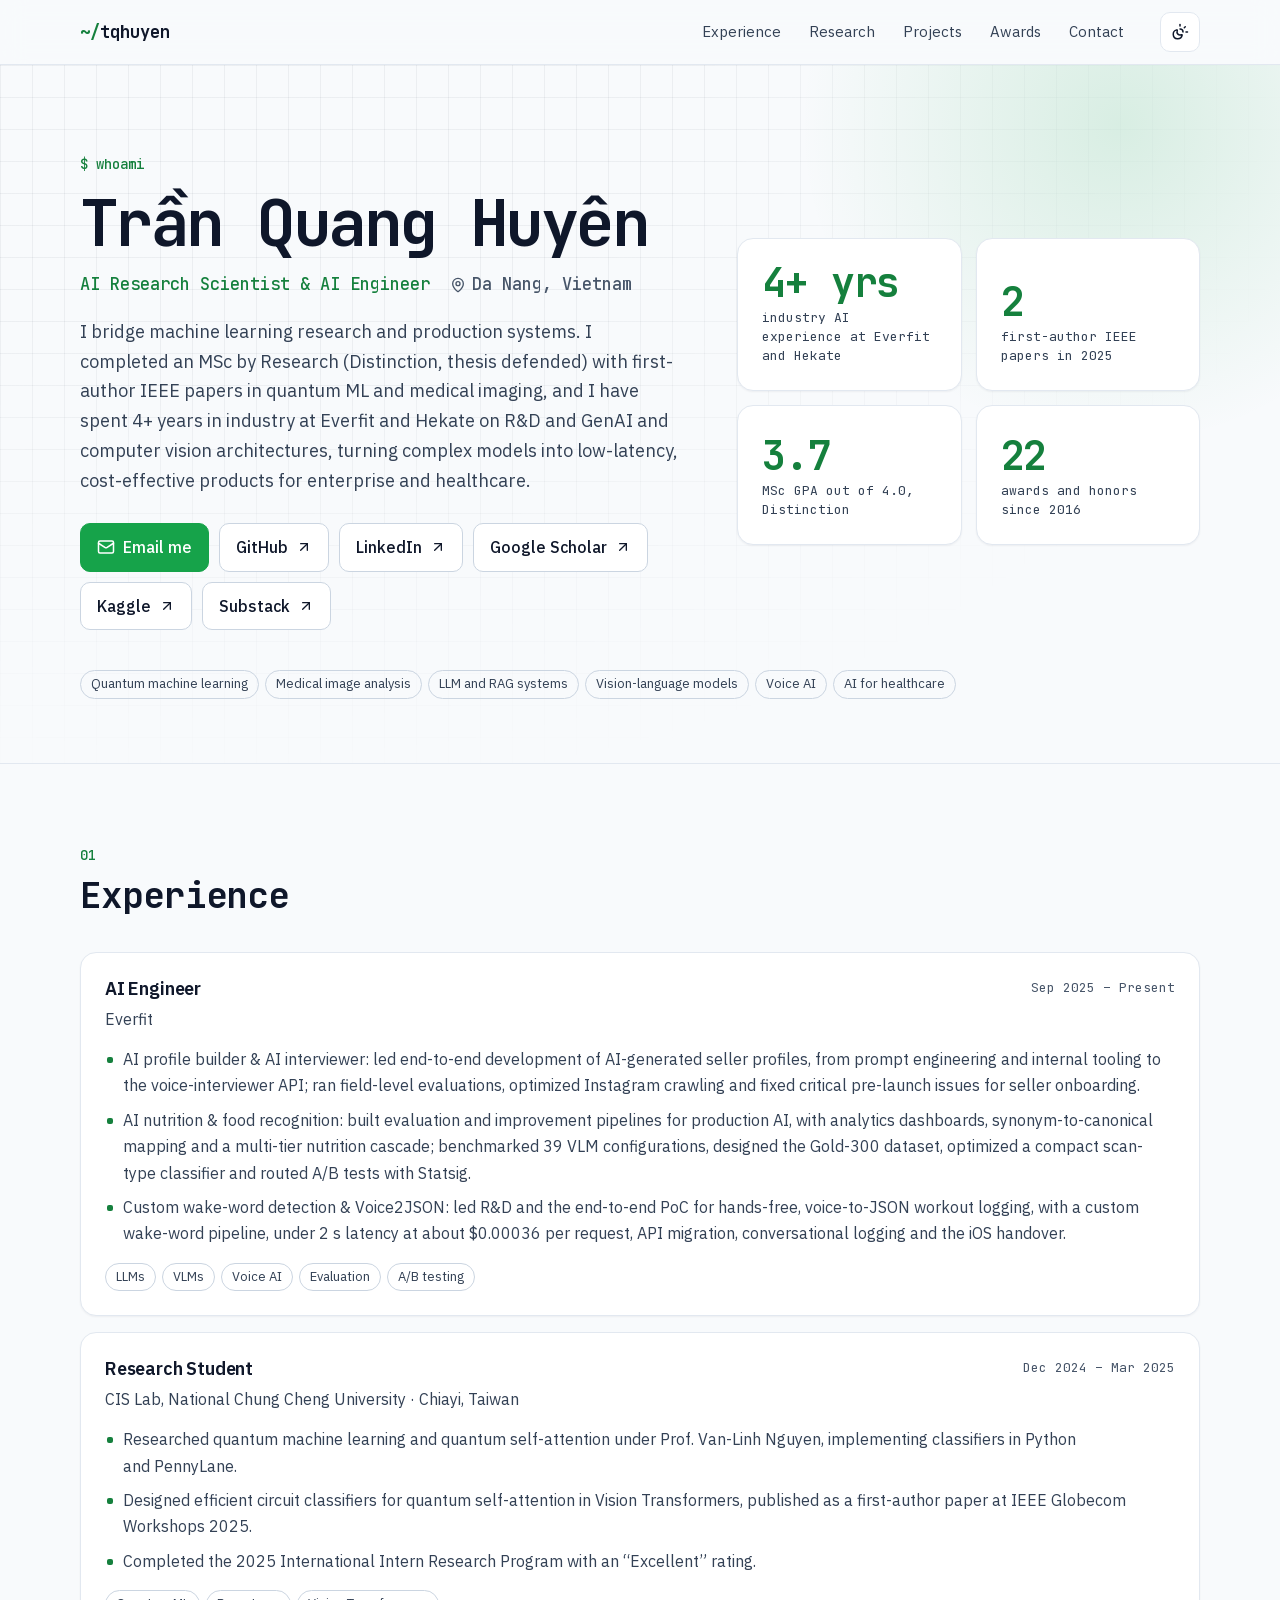
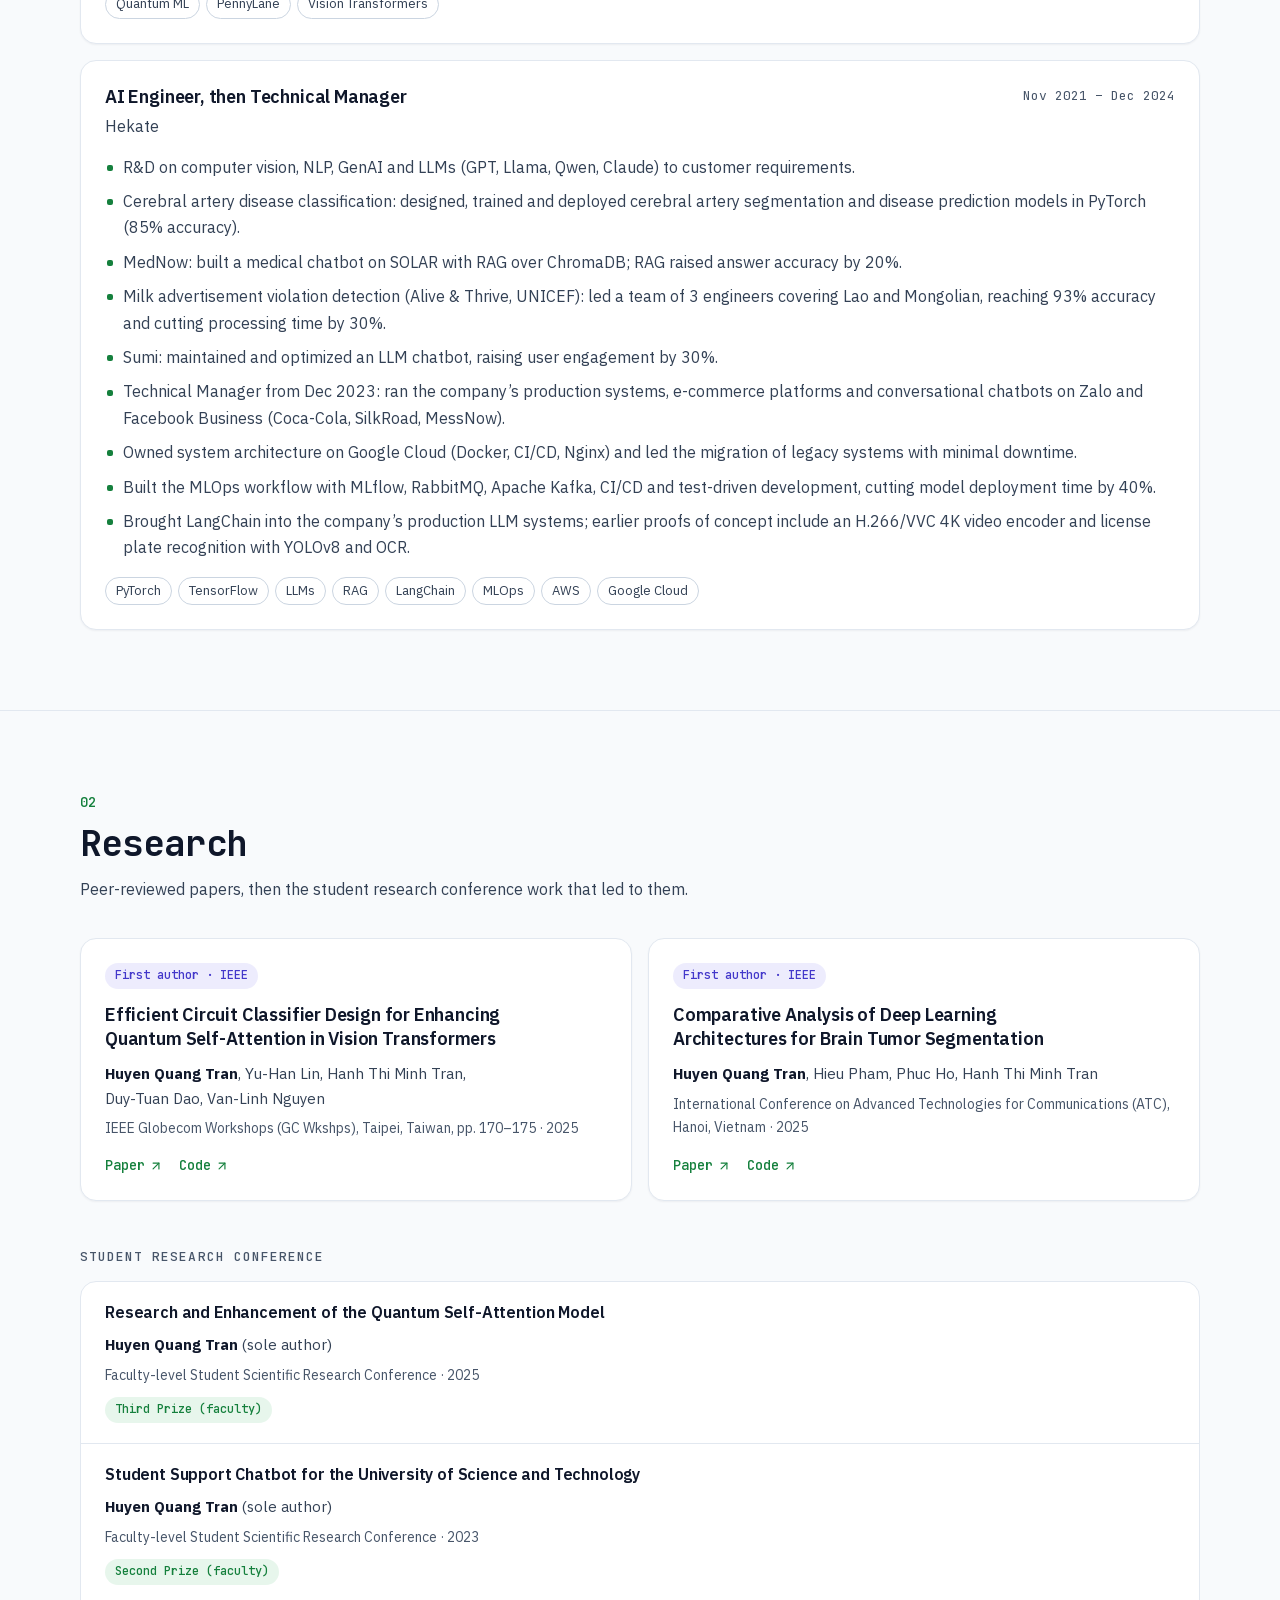
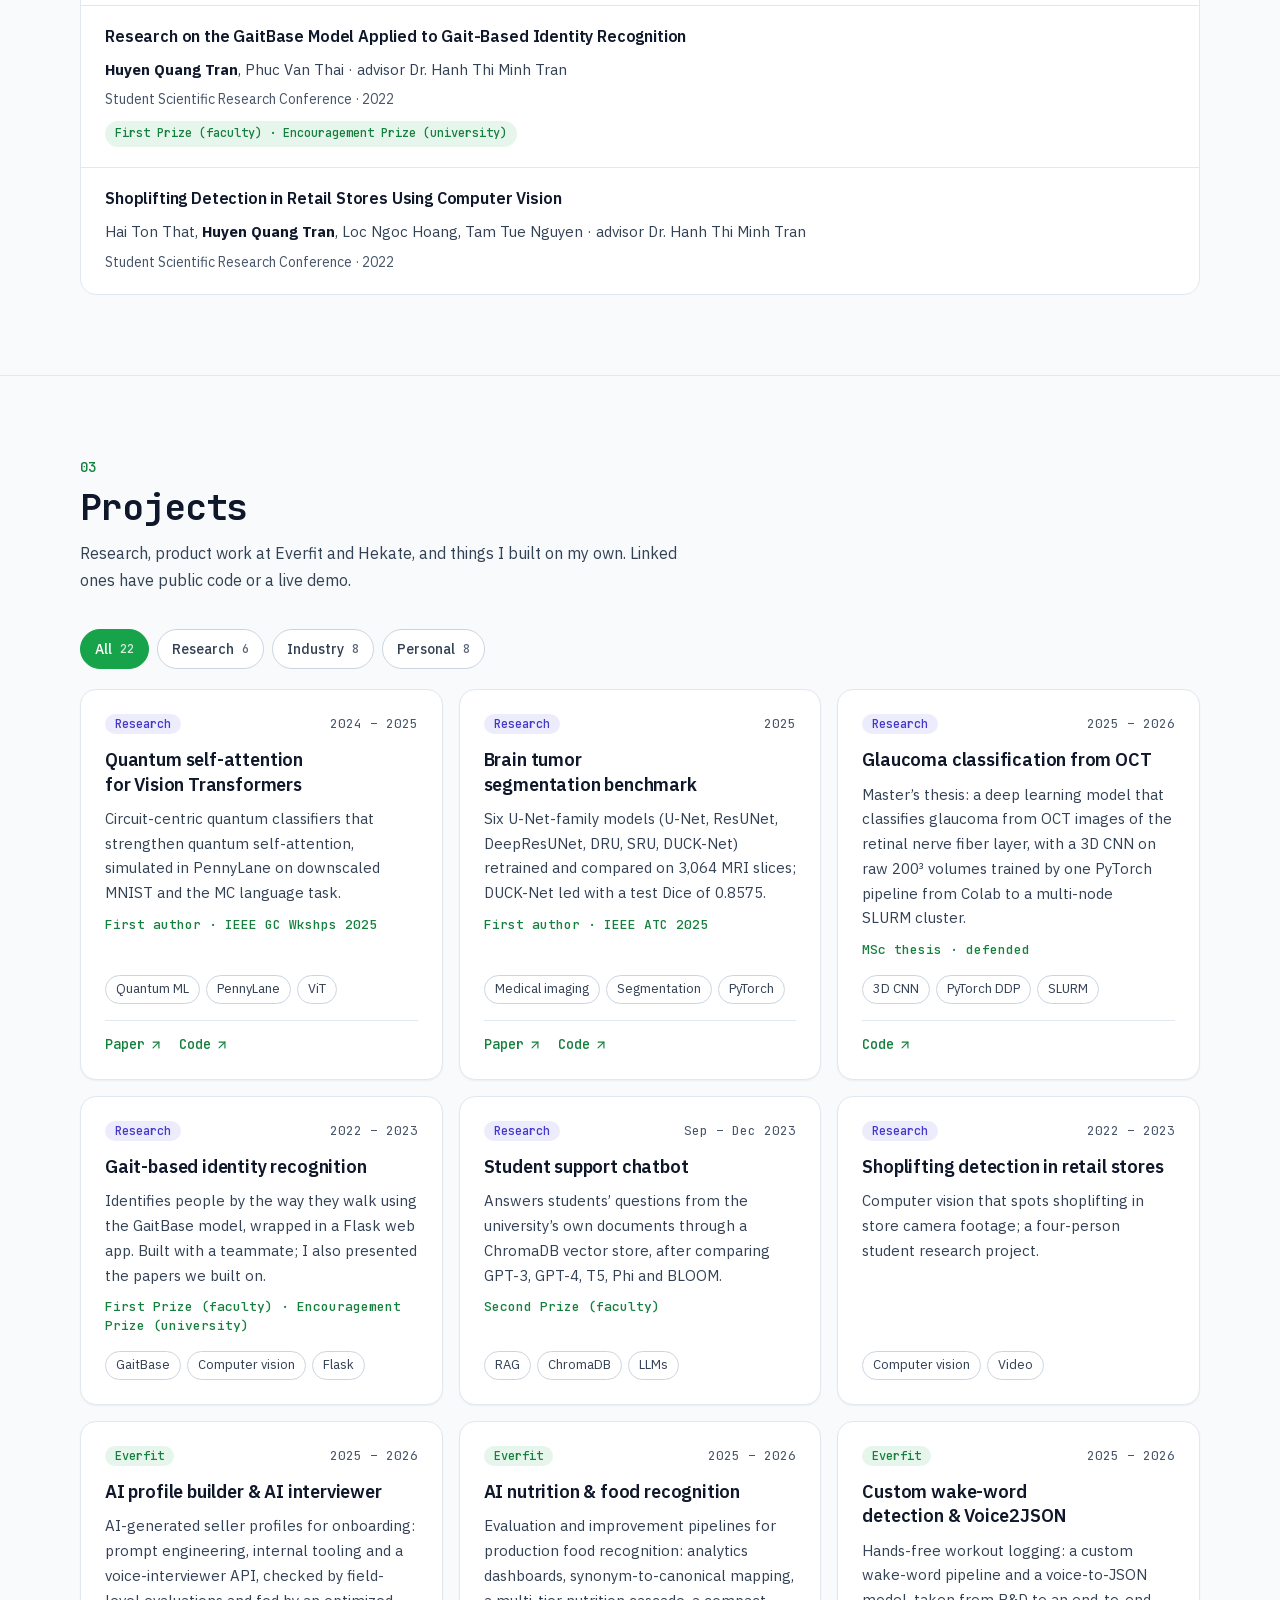
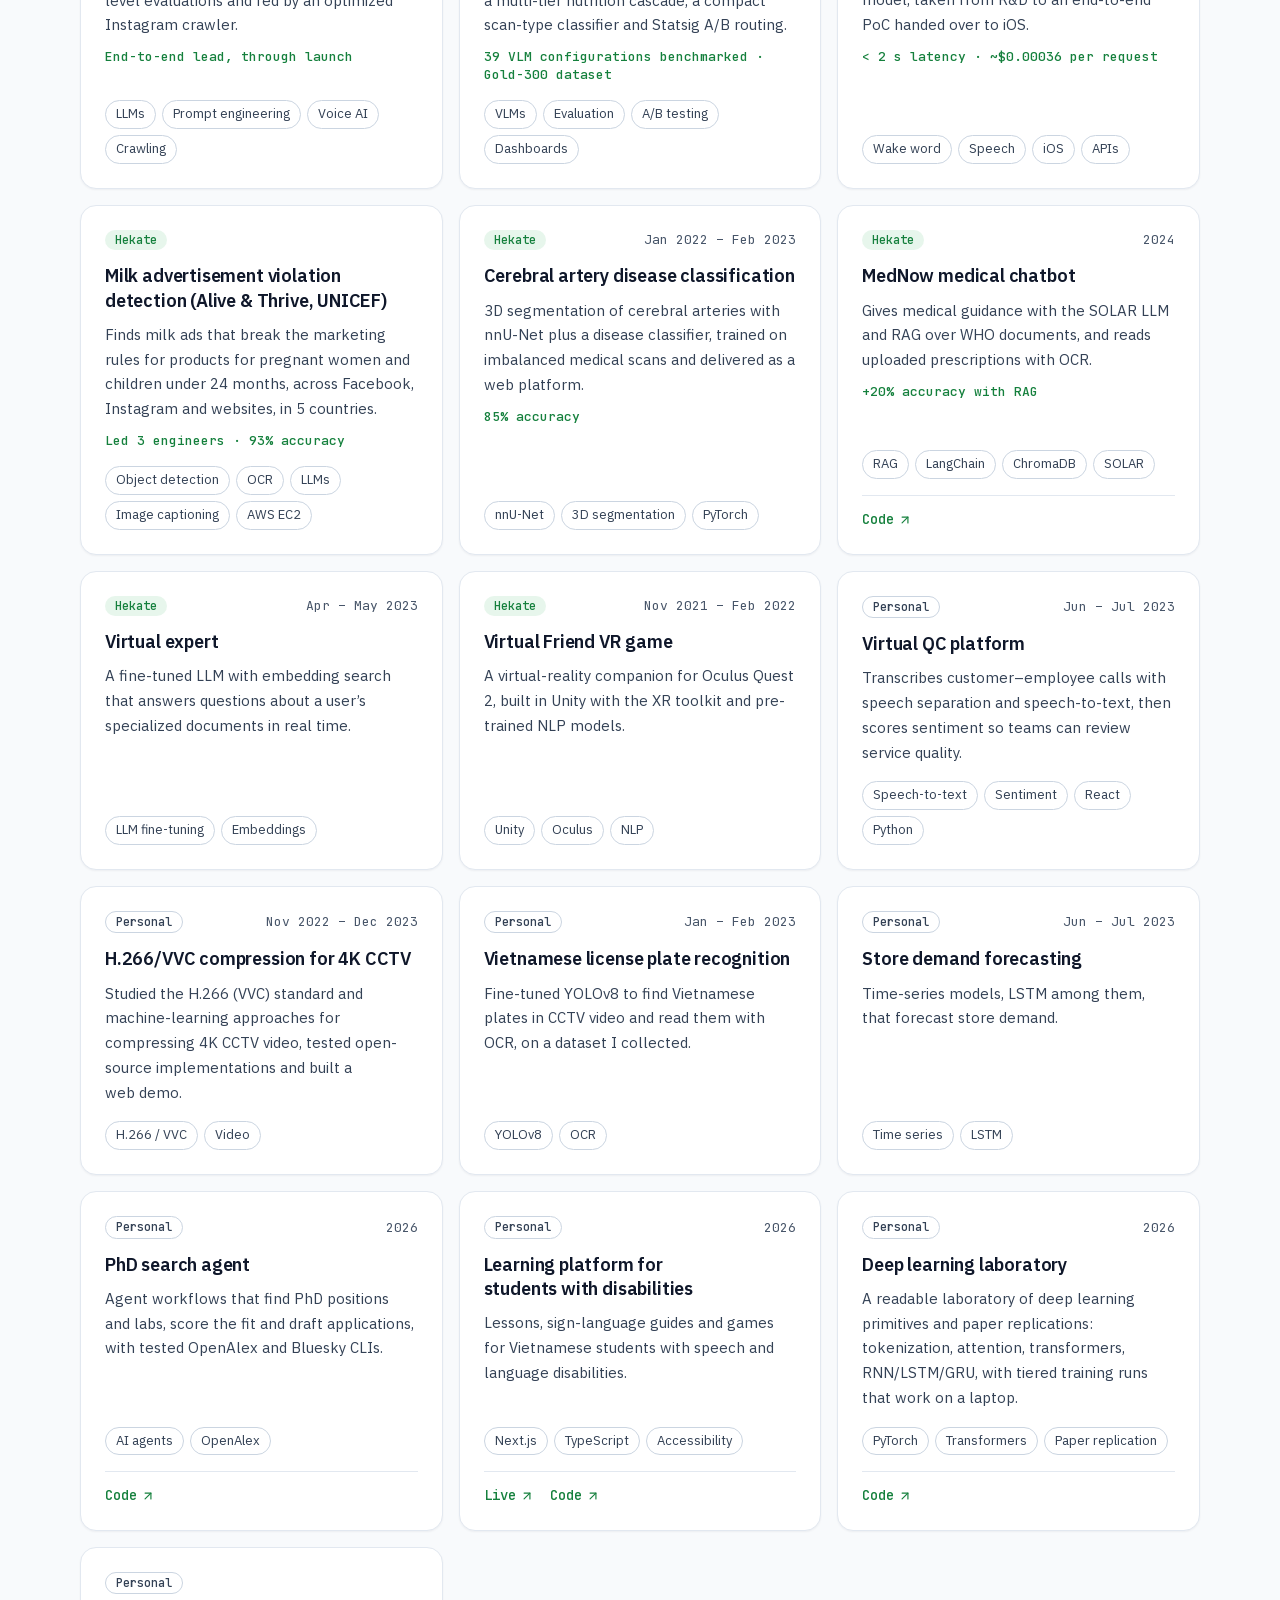
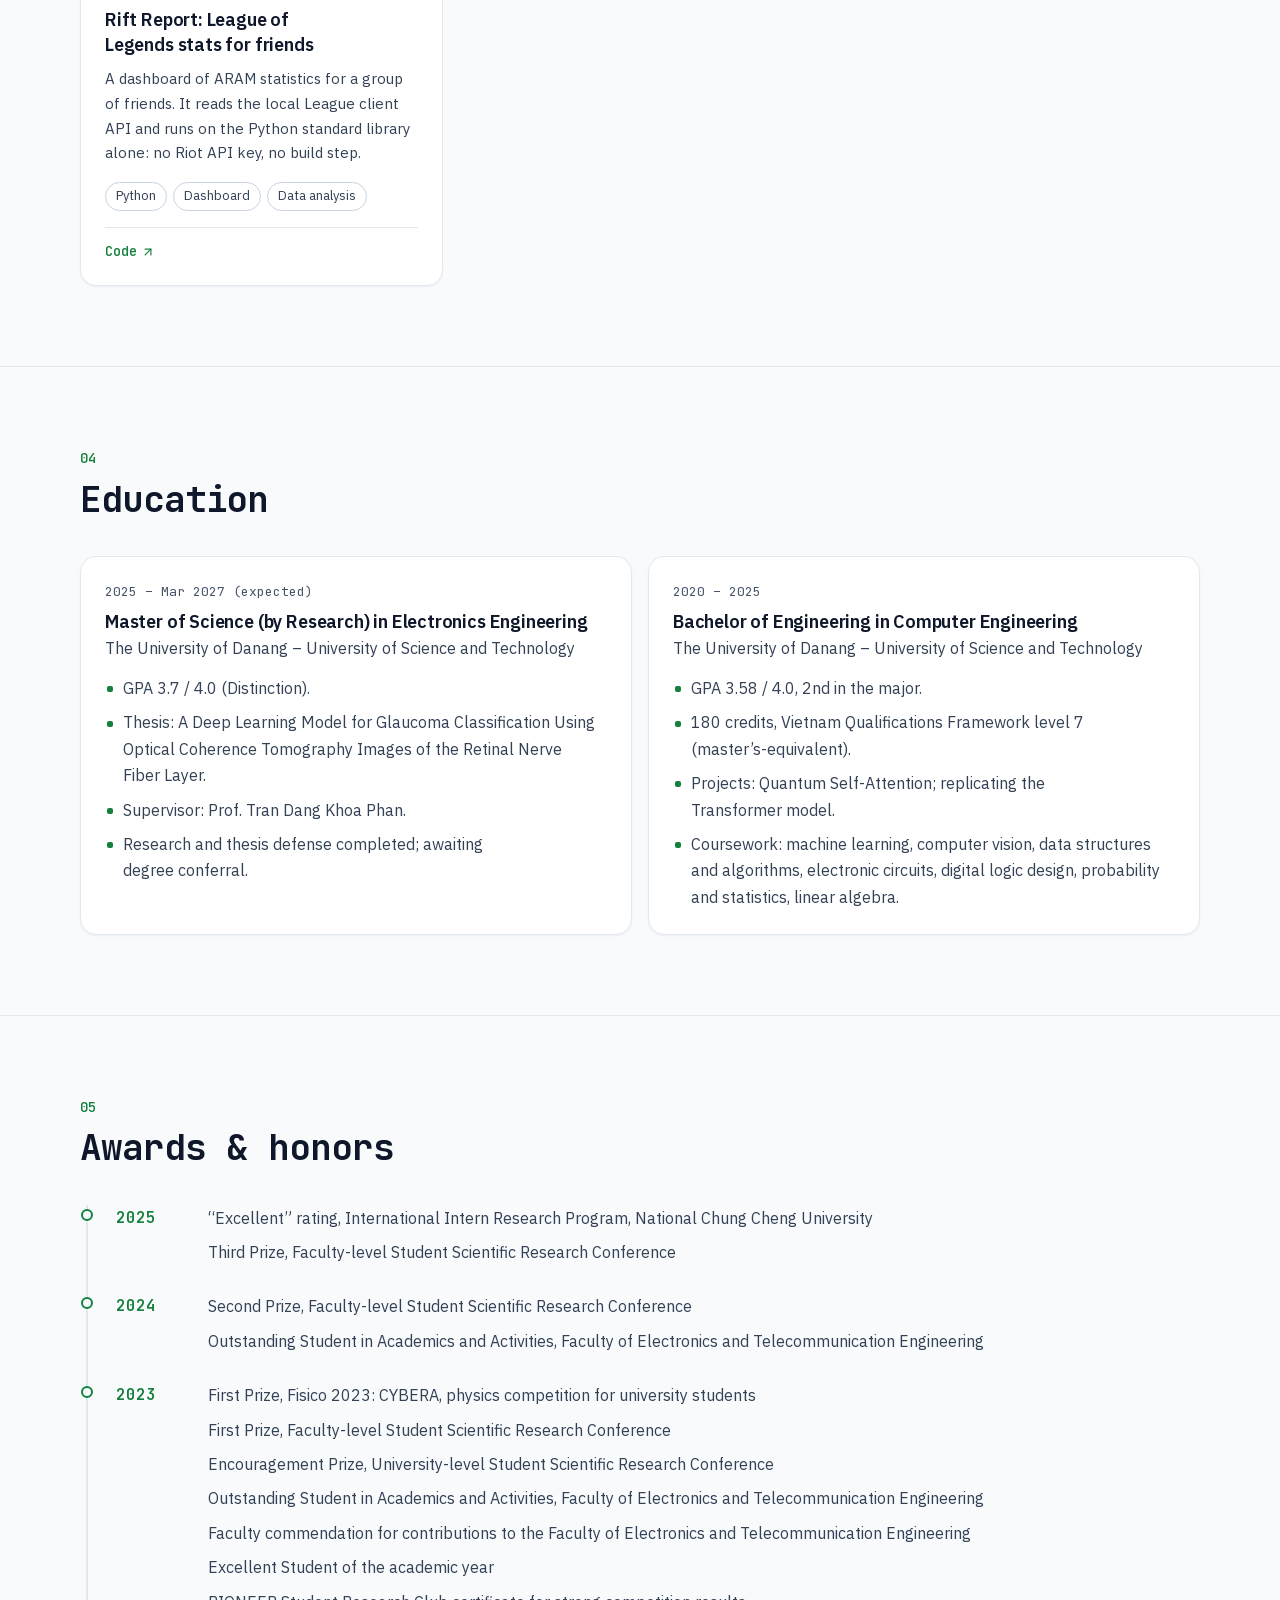
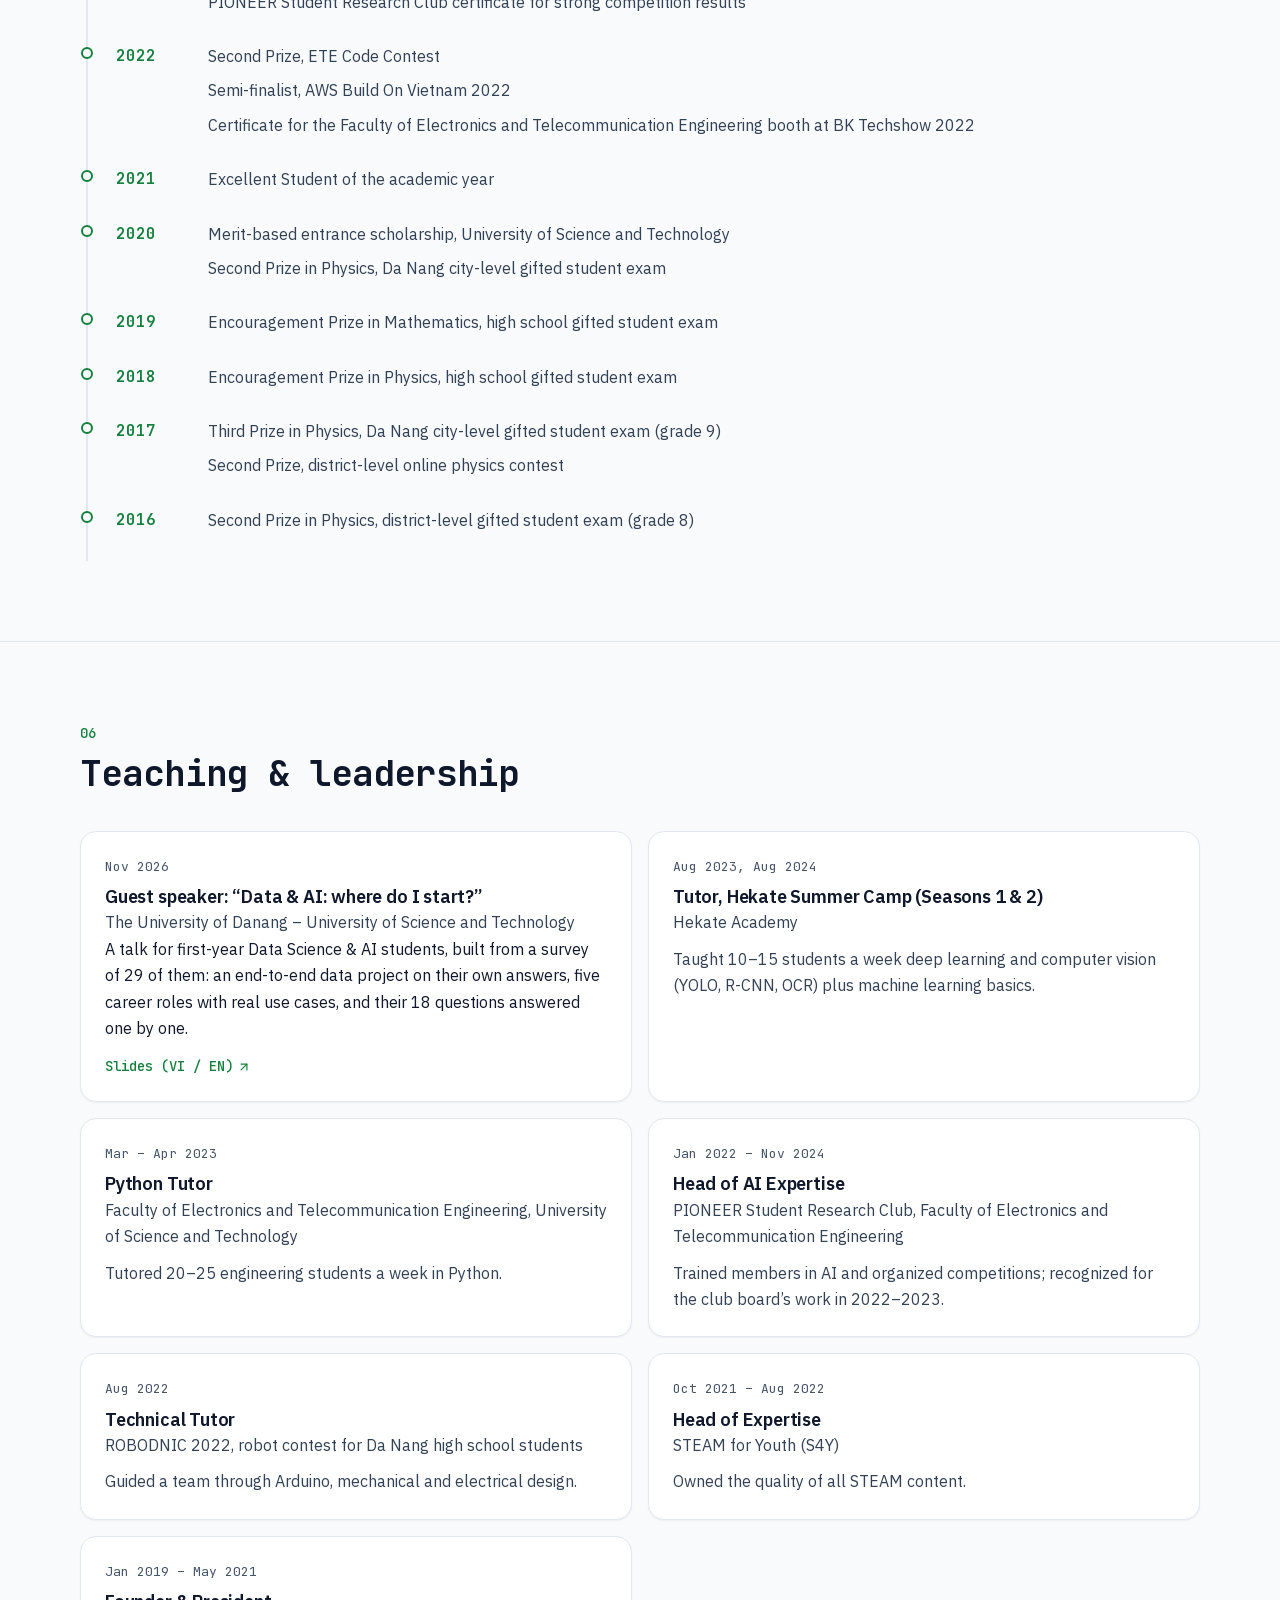
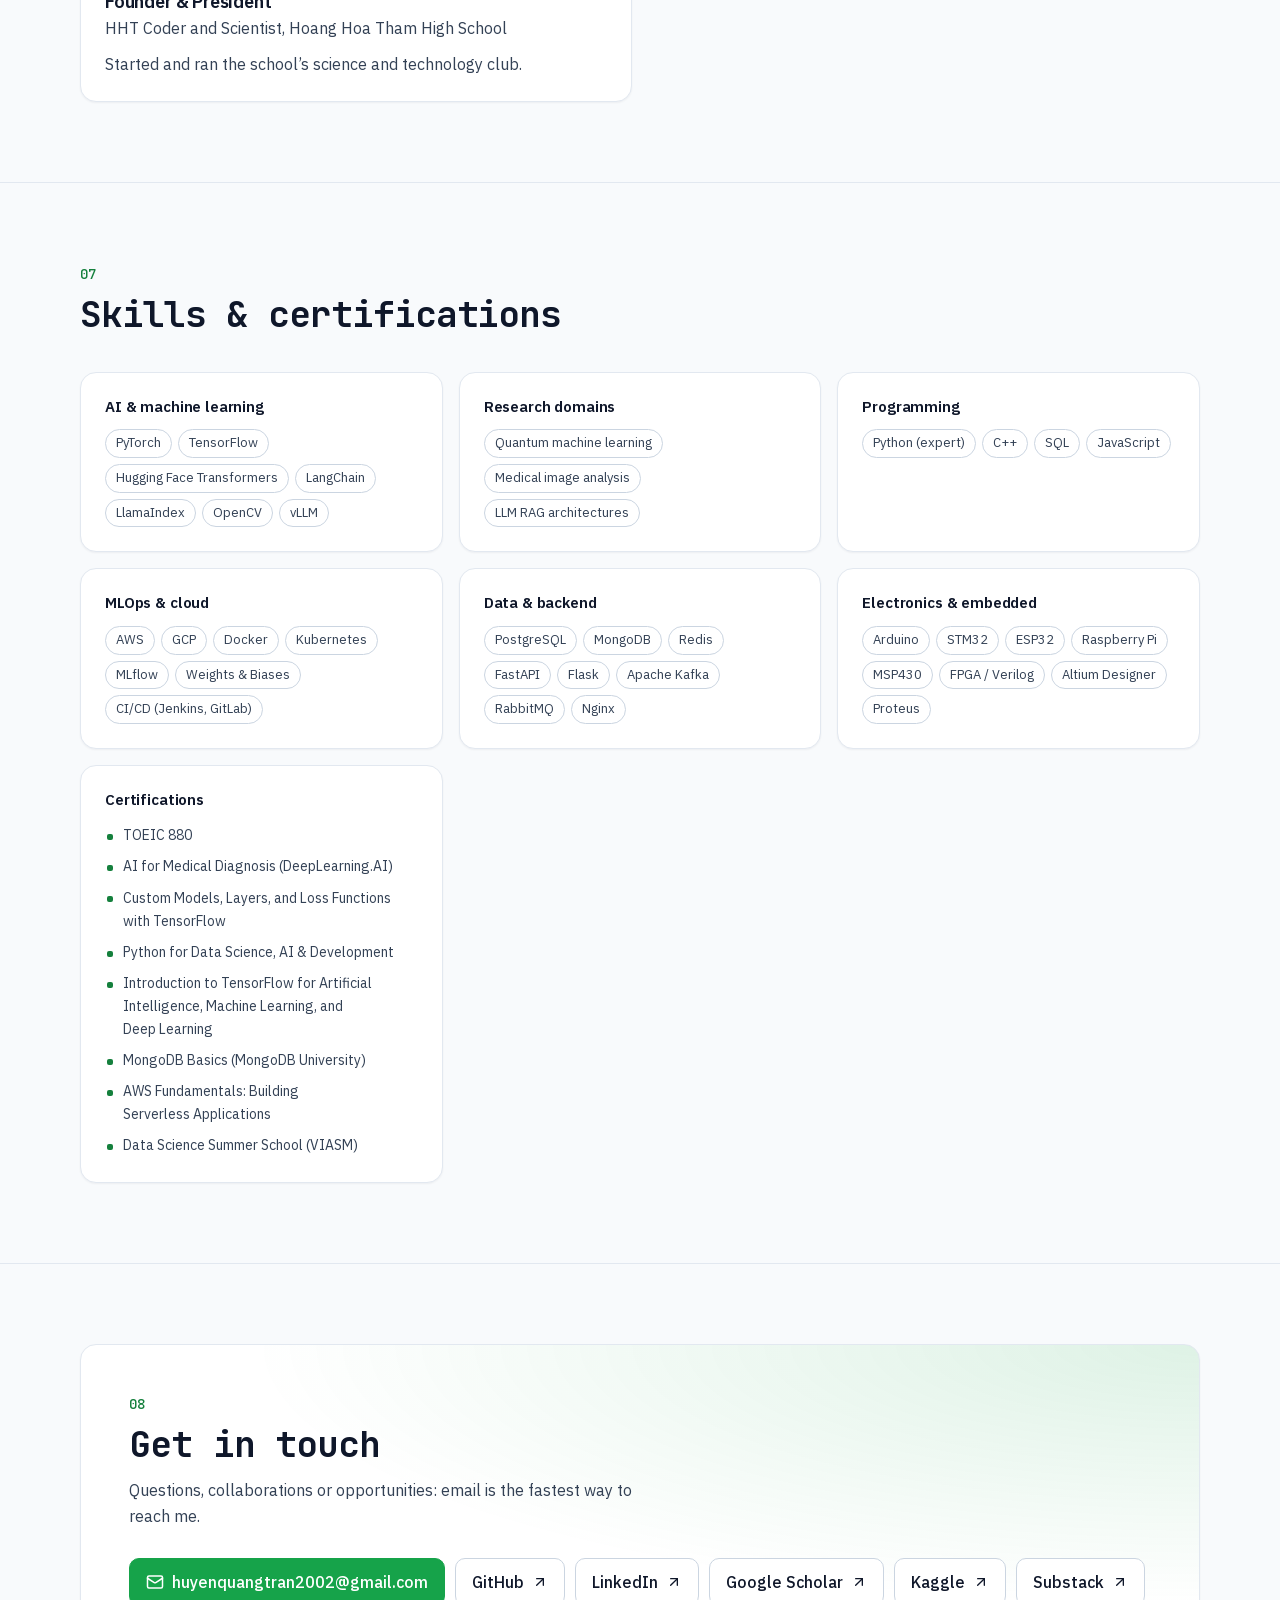
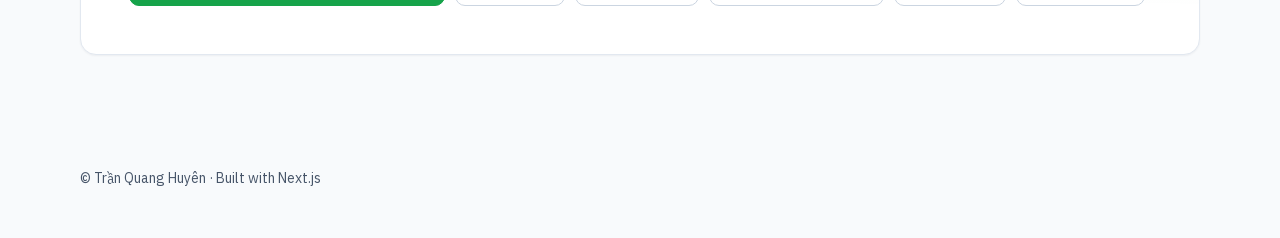
<file: index.html>
<!DOCTYPE html><html lang="en" class="uDBa7W_variable _8_7yVG_variable"><head><meta charSet="utf-8"/><meta name="viewport" content="width=device-width, initial-scale=1"/><link rel="preload" href="/_next/static/media/48eea41d8317494f-s.p.0wiir8udbzjvx.woff2" as="font" crossorigin="" type="font/woff2"/><link rel="preload" href="/_next/static/media/53897e768d329f66-s.p.3t6q91iet4nsy.woff2" as="font" crossorigin="" type="font/woff2"/><link rel="preload" href="/_next/static/media/6fca7e74603dd412-s.p.02z5rrbg5nt92.woff2" as="font" crossorigin="" type="font/woff2"/><link rel="preload" href="/_next/static/media/f9cd5a77d065db98-s.p.1fby2rem9ngyr.woff2" as="font" crossorigin="" type="font/woff2"/><link rel="stylesheet" href="/_next/static/chunks/3oxiuqe8dqfhh.css" data-precedence="next"/><link rel="preload" as="script" fetchPriority="low" href="/_next/static/chunks/0j1we3cwg31qe.js"/><script src="/_next/static/chunks/16d9m7jc71162.js" async=""></script><script src="/_next/static/chunks/39_j1bdzreq0m.js" async=""></script><script src="/_next/static/chunks/turbopack-2u1d16houkiyo.js" async=""></script><script src="/_next/static/chunks/3qfy96eoyh-ek.js" async=""></script><script src="/_next/static/chunks/378bk_qeud-o3.js" async=""></script><title>Trần Quang Huyên · AI Research Scientist &amp; AI Engineer</title><meta name="description" content="AI research scientist and engineer from Vietnam: GenAI, computer vision and voice AI in production, quantum ML and medical imaging research. Projects, publications and awards."/><meta property="og:title" content="Trần Quang Huyên · AI Research Scientist &amp; AI Engineer"/><meta property="og:description" content="AI research scientist and engineer from Vietnam: GenAI, computer vision and voice AI in production, quantum ML and medical imaging research. Projects, publications and awards."/><meta property="og:image" content="https://tqhuyen.github.io/opengraph-image.png?opengraph-image.114uc0332zxkl.png"/><meta property="og:image:type" content="image/png"/><meta property="og:image:width" content="1200"/><meta property="og:image:height" content="630"/><meta property="og:image:alt" content="Tran Quang Huyen, AI Research Scientist &amp; AI Engineer"/><meta property="og:type" content="website"/><meta name="twitter:card" content="summary_large_image"/><meta name="twitter:title" content="Trần Quang Huyên · AI Research Scientist &amp; AI Engineer"/><meta name="twitter:description" content="AI research scientist and engineer from Vietnam: GenAI, computer vision and voice AI in production, quantum ML and medical imaging research. Projects, publications and awards."/><meta name="twitter:image" content="https://tqhuyen.github.io/opengraph-image.png?opengraph-image.114uc0332zxkl.png"/><meta name="twitter:image:alt" content="Tran Quang Huyen, AI Research Scientist &amp; AI Engineer"/><meta name="twitter:image:type" content="image/png"/><meta name="twitter:image:width" content="1200"/><meta name="twitter:image:height" content="630"/><link rel="icon" href="/icon.svg?icon.33wcv89c66lbf.svg" sizes="any" type="image/svg+xml"/><meta name="next-size-adjust" content=""/><script>try{var t=localStorage.getItem("theme");if(t==="light"||t==="dark")document.documentElement.dataset.theme=t}catch(e){}</script><script src="/_next/static/chunks/0cz1d0mv5g_q7.js" noModule=""></script></head><body><div hidden=""><!--$--><!--/$--></div><a class="skip-link" href="#main">Skip to content</a><header class="site-header"><div class="container header-inner"><a class="logo" href="#top"><span aria-hidden="true">~/</span>tqhuyen</a><nav aria-label="Sections"><ul><li><a href="#experience">Experience</a></li><li><a href="#research">Research</a></li><li><a href="#projects">Projects</a></li><li><a href="#awards">Awards</a></li><li><a href="#contact">Contact</a></li></ul></nav><button type="button" class="icon-button" aria-label="Toggle light and dark theme"><svg xmlns="http://www.w3.org/2000/svg" width="18" height="18" viewBox="0 0 24 24" fill="none" stroke="currentColor" stroke-width="2" stroke-linecap="round" stroke-linejoin="round" class="lucide lucide-sun-moon" aria-hidden="true"><path d="M12 2v2"></path><path d="M14.837 16.385a6 6 0 1 1-7.223-7.222c.624-.147.97.66.715 1.248a4 4 0 0 0 5.26 5.259c.589-.255 1.396.09 1.248.715"></path><path d="M16 12a4 4 0 0 0-4-4"></path><path d="m19 5-1.256 1.256"></path><path d="M20 12h2"></path></svg></button></div></header><main id="main"><section id="top" class="hero" aria-labelledby="hero-name"><div class="container hero-grid"><div><p class="eyebrow">$ whoami</p><h1 id="hero-name">Trần Quang Huyên</h1><p class="hero-role">AI Research Scientist &amp; AI Engineer<span class="hero-place"><svg xmlns="http://www.w3.org/2000/svg" width="16" height="16" viewBox="0 0 24 24" fill="none" stroke="currentColor" stroke-width="2" stroke-linecap="round" stroke-linejoin="round" class="lucide lucide-map-pin" aria-hidden="true"><path d="M20 10c0 4.993-5.539 10.193-7.399 11.799a1 1 0 0 1-1.202 0C9.539 20.193 4 14.993 4 10a8 8 0 0 1 16 0"></path><circle cx="12" cy="10" r="3"></circle></svg>Da Nang, Vietnam</span></p><p class="hero-summary">I bridge machine learning research and production systems. I completed an MSc by Research (Distinction, thesis defended) with first-author IEEE papers in quantum ML and medical imaging, and I have spent 4+ years in industry at Everfit and Hekate on R&amp;D and GenAI and computer vision architectures, turning complex models into low-latency, cost-effective products for enterprise and healthcare.</p><div class="hero-actions"><a class="button primary" href="mailto:huyenquangtran2002@gmail.com"><svg xmlns="http://www.w3.org/2000/svg" width="18" height="18" viewBox="0 0 24 24" fill="none" stroke="currentColor" stroke-width="2" stroke-linecap="round" stroke-linejoin="round" class="lucide lucide-mail" aria-hidden="true"><path d="m22 7-8.991 5.727a2 2 0 0 1-2.009 0L2 7"></path><rect x="2" y="4" width="20" height="16" rx="2"></rect></svg>Email me</a><a class="button" href="https://github.com/Tqhuyen" target="_blank" rel="noreferrer">GitHub<svg xmlns="http://www.w3.org/2000/svg" width="16" height="16" viewBox="0 0 24 24" fill="none" stroke="currentColor" stroke-width="2" stroke-linecap="round" stroke-linejoin="round" class="lucide lucide-arrow-up-right" aria-hidden="true"><path d="M7 7h10v10"></path><path d="M7 17 17 7"></path></svg></a><a class="button" href="https://www.linkedin.com/in/tqhuyen/" target="_blank" rel="noreferrer">LinkedIn<svg xmlns="http://www.w3.org/2000/svg" width="16" height="16" viewBox="0 0 24 24" fill="none" stroke="currentColor" stroke-width="2" stroke-linecap="round" stroke-linejoin="round" class="lucide lucide-arrow-up-right" aria-hidden="true"><path d="M7 7h10v10"></path><path d="M7 17 17 7"></path></svg></a><a class="button" href="https://scholar.google.com/citations?user=QnXbPGgAAAAJ" target="_blank" rel="noreferrer">Google Scholar<svg xmlns="http://www.w3.org/2000/svg" width="16" height="16" viewBox="0 0 24 24" fill="none" stroke="currentColor" stroke-width="2" stroke-linecap="round" stroke-linejoin="round" class="lucide lucide-arrow-up-right" aria-hidden="true"><path d="M7 7h10v10"></path><path d="M7 17 17 7"></path></svg></a><a class="button" href="https://www.kaggle.com/tqhuyen" target="_blank" rel="noreferrer">Kaggle<svg xmlns="http://www.w3.org/2000/svg" width="16" height="16" viewBox="0 0 24 24" fill="none" stroke="currentColor" stroke-width="2" stroke-linecap="round" stroke-linejoin="round" class="lucide lucide-arrow-up-right" aria-hidden="true"><path d="M7 7h10v10"></path><path d="M7 17 17 7"></path></svg></a><a class="button" href="https://tqhuyen.substack.com/" target="_blank" rel="noreferrer">Substack<svg xmlns="http://www.w3.org/2000/svg" width="16" height="16" viewBox="0 0 24 24" fill="none" stroke="currentColor" stroke-width="2" stroke-linecap="round" stroke-linejoin="round" class="lucide lucide-arrow-up-right" aria-hidden="true"><path d="M7 7h10v10"></path><path d="M7 17 17 7"></path></svg></a></div></div><ul class="stats" aria-label="At a glance"><li class="card stat"><span class="stat-value">4+ yrs</span><span class="stat-label">industry AI experience at Everfit and Hekate</span></li><li class="card stat"><span class="stat-value">2</span><span class="stat-label">first-author IEEE papers in 2025</span></li><li class="card stat"><span class="stat-value">3.7</span><span class="stat-label">MSc GPA out of 4.0, Distinction</span></li><li class="card stat"><span class="stat-value">22</span><span class="stat-label">awards and honors since 2016</span></li></ul></div><div class="container"><ul class="tags interests" aria-label="Research interests"><li>Quantum machine learning</li><li>Medical image analysis</li><li>LLM and RAG systems</li><li>Vision-language models</li><li>Voice AI</li><li>AI for healthcare</li></ul></div></section><section id="experience" class="section" aria-labelledby="experience-title"><div class="container"><header class="section-head"><p class="eyebrow">01</p><h2 id="experience-title">Experience</h2></header><ol class="timeline"><li class="card job"><div class="job-head"><div><h3>AI Engineer</h3><p class="org">Everfit</p></div><p class="period">Sep 2025 – Present</p></div><ul class="points"><li>AI profile builder &amp; AI interviewer: led end-to-end development of AI-generated seller profiles, from prompt engineering and internal tooling to the voice-interviewer API; ran field-level evaluations, optimized Instagram crawling and fixed critical pre-launch issues for seller onboarding.</li><li>AI nutrition &amp; food recognition: built evaluation and improvement pipelines for production AI, with analytics dashboards, synonym-to-canonical mapping and a multi-tier nutrition cascade; benchmarked 39 VLM configurations, designed the Gold-300 dataset, optimized a compact scan-type classifier and routed A/B tests with Statsig.</li><li>Custom wake-word detection &amp; Voice2JSON: led R&amp;D and the end-to-end PoC for hands-free, voice-to-JSON workout logging, with a custom wake-word pipeline, under 2 s latency at about $0.00036 per request, API migration, conversational logging and the iOS handover.</li></ul><ul class="tags" aria-label="Technologies"><li>LLMs</li><li>VLMs</li><li>Voice AI</li><li>Evaluation</li><li>A/B testing</li></ul></li><li class="card job"><div class="job-head"><div><h3>Research Student</h3><p class="org">CIS Lab, National Chung Cheng University<!-- --> · Chiayi, Taiwan</p></div><p class="period">Dec 2024 – Mar 2025</p></div><ul class="points"><li>Researched quantum machine learning and quantum self-attention under Prof. Van-Linh Nguyen, implementing classifiers in Python and PennyLane.</li><li>Designed efficient circuit classifiers for quantum self-attention in Vision Transformers, published as a first-author paper at IEEE Globecom Workshops 2025.</li><li>Completed the 2025 International Intern Research Program with an “Excellent” rating.</li></ul><ul class="tags" aria-label="Technologies"><li>Quantum ML</li><li>PennyLane</li><li>Vision Transformers</li></ul></li><li class="card job"><div class="job-head"><div><h3>AI Engineer, then Technical Manager</h3><p class="org">Hekate</p></div><p class="period">Nov 2021 – Dec 2024</p></div><ul class="points"><li>R&amp;D on computer vision, NLP, GenAI and LLMs (GPT, Llama, Qwen, Claude) to customer requirements.</li><li>Cerebral artery disease classification: designed, trained and deployed cerebral artery segmentation and disease prediction models in PyTorch (85% accuracy).</li><li>MedNow: built a medical chatbot on SOLAR with RAG over ChromaDB; RAG raised answer accuracy by 20%.</li><li>Milk advertisement violation detection (Alive &amp; Thrive, UNICEF): led a team of 3 engineers covering Lao and Mongolian, reaching 93% accuracy and cutting processing time by 30%.</li><li>Sumi: maintained and optimized an LLM chatbot, raising user engagement by 30%.</li><li>Technical Manager from Dec 2023: ran the company’s production systems, e-commerce platforms and conversational chatbots on Zalo and Facebook Business (Coca-Cola, SilkRoad, MessNow).</li><li>Owned system architecture on Google Cloud (Docker, CI/CD, Nginx) and led the migration of legacy systems with minimal downtime.</li><li>Built the MLOps workflow with MLflow, RabbitMQ, Apache Kafka, CI/CD and test-driven development, cutting model deployment time by 40%.</li><li>Brought LangChain into the company’s production LLM systems; earlier proofs of concept include an H.266/VVC 4K video encoder and license plate recognition with YOLOv8 and OCR.</li></ul><ul class="tags" aria-label="Technologies"><li>PyTorch</li><li>TensorFlow</li><li>LLMs</li><li>RAG</li><li>LangChain</li><li>MLOps</li><li>AWS</li><li>Google Cloud</li></ul></li></ol></div></section><section id="research" class="section" aria-labelledby="research-title"><div class="container"><header class="section-head"><p class="eyebrow">02</p><h2 id="research-title">Research</h2><p class="section-intro">Peer-reviewed papers, then the student research conference work that led to them.</p></header><ul class="papers"><li class="card paper"><p class="badge">First author · IEEE</p><h3>Efficient Circuit Classifier Design for Enhancing Quantum Self-Attention in Vision Transformers</h3><p class="authors"><span class="nowrap"><strong>Huyen Quang Tran</strong></span>, <span class="nowrap">Yu-Han Lin</span>, <span class="nowrap">Hanh Thi Minh Tran</span>, <span class="nowrap">Duy-Tuan Dao</span>, <span class="nowrap">Van-Linh Nguyen</span></p><p class="venue">IEEE Globecom Workshops (GC Wkshps), Taipei, Taiwan, pp. 170–175 · 2025</p><div class="links"><a href="https://ieeexplore.ieee.org/document/11591004" target="_blank" rel="noreferrer">Paper<svg xmlns="http://www.w3.org/2000/svg" width="14" height="14" viewBox="0 0 24 24" fill="none" stroke="currentColor" stroke-width="2" stroke-linecap="round" stroke-linejoin="round" class="lucide lucide-arrow-up-right" aria-hidden="true"><path d="M7 7h10v10"></path><path d="M7 17 17 7"></path></svg></a><a href="https://github.com/Tqhuyen/Quantum-Self-Attention" target="_blank" rel="noreferrer">Code<svg xmlns="http://www.w3.org/2000/svg" width="14" height="14" viewBox="0 0 24 24" fill="none" stroke="currentColor" stroke-width="2" stroke-linecap="round" stroke-linejoin="round" class="lucide lucide-arrow-up-right" aria-hidden="true"><path d="M7 7h10v10"></path><path d="M7 17 17 7"></path></svg></a></div></li><li class="card paper"><p class="badge">First author · IEEE</p><h3>Comparative Analysis of Deep Learning Architectures for Brain Tumor Segmentation</h3><p class="authors"><span class="nowrap"><strong>Huyen Quang Tran</strong></span>, <span class="nowrap">Hieu Pham</span>, <span class="nowrap">Phuc Ho</span>, <span class="nowrap">Hanh Thi Minh Tran</span></p><p class="venue">International Conference on Advanced Technologies for Communications (ATC), Hanoi, Vietnam · 2025</p><div class="links"><a href="https://ieeexplore.ieee.org/document/11268774" target="_blank" rel="noreferrer">Paper<svg xmlns="http://www.w3.org/2000/svg" width="14" height="14" viewBox="0 0 24 24" fill="none" stroke="currentColor" stroke-width="2" stroke-linecap="round" stroke-linejoin="round" class="lucide lucide-arrow-up-right" aria-hidden="true"><path d="M7 7h10v10"></path><path d="M7 17 17 7"></path></svg></a><a href="https://github.com/PhamDoanMinhHieu/Comparative-Analysis-of-Deep-Learning-Architectures-for-Brain-Tumor-Segmentation" target="_blank" rel="noreferrer">Code<svg xmlns="http://www.w3.org/2000/svg" width="14" height="14" viewBox="0 0 24 24" fill="none" stroke="currentColor" stroke-width="2" stroke-linecap="round" stroke-linejoin="round" class="lucide lucide-arrow-up-right" aria-hidden="true"><path d="M7 7h10v10"></path><path d="M7 17 17 7"></path></svg></a></div></li></ul><h3 class="subhead">Student research conference</h3><ul class="student-research"><li><h3>Research and Enhancement of the Quantum Self-Attention Model</h3><p class="authors"><span class="nowrap"><strong>Huyen Quang Tran</strong> (sole author)</span></p><p class="venue">Faculty-level Student Scientific Research Conference · 2025</p><p class="prize">Third Prize (faculty)</p></li><li><h3>Student Support Chatbot for the University of Science and Technology</h3><p class="authors"><span class="nowrap"><strong>Huyen Quang Tran</strong> (sole author)</span></p><p class="venue">Faculty-level Student Scientific Research Conference · 2023</p><p class="prize">Second Prize (faculty)</p></li><li><h3>Research on the GaitBase Model Applied to Gait-Based Identity Recognition</h3><p class="authors"><span class="nowrap"><strong>Huyen Quang Tran</strong></span>, <span class="nowrap">Phuc Van Thai</span> · <span class="nowrap">advisor Dr. Hanh Thi Minh Tran</span></p><p class="venue">Student Scientific Research Conference · 2022</p><p class="prize">First Prize (faculty) · Encouragement Prize (university)</p></li><li><h3>Shoplifting Detection in Retail Stores Using Computer Vision</h3><p class="authors"><span class="nowrap">Hai Ton That</span>, <span class="nowrap"><strong>Huyen Quang Tran</strong></span>, <span class="nowrap">Loc Ngoc Hoang</span>, <span class="nowrap">Tam Tue Nguyen</span> · <span class="nowrap">advisor Dr. Hanh Thi Minh Tran</span></p><p class="venue">Student Scientific Research Conference · 2022</p></li></ul></div></section><section id="projects" class="section" aria-labelledby="projects-title"><div class="container"><header class="section-head"><p class="eyebrow">03</p><h2 id="projects-title">Projects</h2><p class="section-intro">Research, product work at Everfit and Hekate, and things I built on my own. Linked ones have public code or a live demo.</p></header><div class="filters" role="group" aria-label="Filter projects"><button type="button" class="chip-button" aria-pressed="true">All<span class="chip-count">22</span></button><button type="button" class="chip-button" aria-pressed="false">Research<span class="chip-count">6</span></button><button type="button" class="chip-button" aria-pressed="false">Industry<span class="chip-count">8</span></button><button type="button" class="chip-button" aria-pressed="false">Personal<span class="chip-count">8</span></button></div><ul class="project-grid" aria-live="polite"><li class="card project"><div class="project-meta"><span class="kind kind-research">Research</span><span>2024 – 2025</span></div><h3>Quantum self-attention for Vision Transformers</h3><p>Circuit-centric quantum classifiers that strengthen quantum self-attention, simulated in PennyLane on downscaled MNIST and the MC language task.</p><p class="highlight">First author · IEEE GC Wkshps 2025</p><ul class="tags" aria-label="Technologies"><li>Quantum ML</li><li>PennyLane</li><li>ViT</li></ul><div class="links"><a href="https://ieeexplore.ieee.org/document/11591004" target="_blank" rel="noreferrer">Paper<svg xmlns="http://www.w3.org/2000/svg" width="14" height="14" viewBox="0 0 24 24" fill="none" stroke="currentColor" stroke-width="2" stroke-linecap="round" stroke-linejoin="round" class="lucide lucide-arrow-up-right" aria-hidden="true"><path d="M7 7h10v10"></path><path d="M7 17 17 7"></path></svg></a><a href="https://github.com/Tqhuyen/Quantum-Self-Attention" target="_blank" rel="noreferrer">Code<svg xmlns="http://www.w3.org/2000/svg" width="14" height="14" viewBox="0 0 24 24" fill="none" stroke="currentColor" stroke-width="2" stroke-linecap="round" stroke-linejoin="round" class="lucide lucide-arrow-up-right" aria-hidden="true"><path d="M7 7h10v10"></path><path d="M7 17 17 7"></path></svg></a></div></li><li class="card project"><div class="project-meta"><span class="kind kind-research">Research</span><span>2025</span></div><h3>Brain tumor segmentation benchmark</h3><p>Six U-Net-family models (U-Net, ResUNet, DeepResUNet, DRU, SRU, DUCK-Net) retrained and compared on 3,064 MRI slices; DUCK-Net led with a test Dice of 0.8575.</p><p class="highlight">First author · IEEE ATC 2025</p><ul class="tags" aria-label="Technologies"><li>Medical imaging</li><li>Segmentation</li><li>PyTorch</li></ul><div class="links"><a href="https://ieeexplore.ieee.org/document/11268774" target="_blank" rel="noreferrer">Paper<svg xmlns="http://www.w3.org/2000/svg" width="14" height="14" viewBox="0 0 24 24" fill="none" stroke="currentColor" stroke-width="2" stroke-linecap="round" stroke-linejoin="round" class="lucide lucide-arrow-up-right" aria-hidden="true"><path d="M7 7h10v10"></path><path d="M7 17 17 7"></path></svg></a><a href="https://github.com/PhamDoanMinhHieu/Comparative-Analysis-of-Deep-Learning-Architectures-for-Brain-Tumor-Segmentation" target="_blank" rel="noreferrer">Code<svg xmlns="http://www.w3.org/2000/svg" width="14" height="14" viewBox="0 0 24 24" fill="none" stroke="currentColor" stroke-width="2" stroke-linecap="round" stroke-linejoin="round" class="lucide lucide-arrow-up-right" aria-hidden="true"><path d="M7 7h10v10"></path><path d="M7 17 17 7"></path></svg></a></div></li><li class="card project"><div class="project-meta"><span class="kind kind-research">Research</span><span>2025 – 2026</span></div><h3>Glaucoma classification from OCT</h3><p>Master’s thesis: a deep learning model that classifies glaucoma from OCT images of the retinal nerve fiber layer, with a 3D CNN on raw 200³ volumes trained by one PyTorch pipeline from Colab to a multi-node SLURM cluster.</p><p class="highlight">MSc thesis · defended</p><ul class="tags" aria-label="Technologies"><li>3D CNN</li><li>PyTorch DDP</li><li>SLURM</li></ul><div class="links"><a href="https://github.com/Tqhuyen/glaucoma-thesis" target="_blank" rel="noreferrer">Code<svg xmlns="http://www.w3.org/2000/svg" width="14" height="14" viewBox="0 0 24 24" fill="none" stroke="currentColor" stroke-width="2" stroke-linecap="round" stroke-linejoin="round" class="lucide lucide-arrow-up-right" aria-hidden="true"><path d="M7 7h10v10"></path><path d="M7 17 17 7"></path></svg></a></div></li><li class="card project"><div class="project-meta"><span class="kind kind-research">Research</span><span>2022 – 2023</span></div><h3>Gait-based identity recognition</h3><p>Identifies people by the way they walk using the GaitBase model, wrapped in a Flask web app. Built with a teammate; I also presented the papers we built on.</p><p class="highlight">First Prize (faculty) · Encouragement Prize (university)</p><ul class="tags" aria-label="Technologies"><li>GaitBase</li><li>Computer vision</li><li>Flask</li></ul></li><li class="card project"><div class="project-meta"><span class="kind kind-research">Research</span><span>Sep – Dec 2023</span></div><h3>Student support chatbot</h3><p>Answers students’ questions from the university’s own documents through a ChromaDB vector store, after comparing GPT-3, GPT-4, T5, Phi and BLOOM.</p><p class="highlight">Second Prize (faculty)</p><ul class="tags" aria-label="Technologies"><li>RAG</li><li>ChromaDB</li><li>LLMs</li></ul></li><li class="card project"><div class="project-meta"><span class="kind kind-research">Research</span><span>2022 – 2023</span></div><h3>Shoplifting detection in retail stores</h3><p>Computer vision that spots shoplifting in store camera footage; a four-person student research project.</p><ul class="tags" aria-label="Technologies"><li>Computer vision</li><li>Video</li></ul></li><li class="card project"><div class="project-meta"><span class="kind kind-industry">Everfit</span><span>2025 – 2026</span></div><h3>AI profile builder &amp; AI interviewer</h3><p>AI-generated seller profiles for onboarding: prompt engineering, internal tooling and a voice-interviewer API, checked by field-level evaluations and fed by an optimized Instagram crawler.</p><p class="highlight">End-to-end lead, through launch</p><ul class="tags" aria-label="Technologies"><li>LLMs</li><li>Prompt engineering</li><li>Voice AI</li><li>Crawling</li></ul></li><li class="card project"><div class="project-meta"><span class="kind kind-industry">Everfit</span><span>2025 – 2026</span></div><h3>AI nutrition &amp; food recognition</h3><p>Evaluation and improvement pipelines for production food recognition: analytics dashboards, synonym-to-canonical mapping, a multi-tier nutrition cascade, a compact scan-type classifier and Statsig A/B routing.</p><p class="highlight">39 VLM configurations benchmarked · Gold-300 dataset</p><ul class="tags" aria-label="Technologies"><li>VLMs</li><li>Evaluation</li><li>A/B testing</li><li>Dashboards</li></ul></li><li class="card project"><div class="project-meta"><span class="kind kind-industry">Everfit</span><span>2025 – 2026</span></div><h3>Custom wake-word detection &amp; Voice2JSON</h3><p>Hands-free workout logging: a custom wake-word pipeline and a voice-to-JSON model, taken from R&amp;D to an end-to-end PoC handed over to iOS.</p><p class="highlight">&lt; 2 s latency · ~$0.00036 per request</p><ul class="tags" aria-label="Technologies"><li>Wake word</li><li>Speech</li><li>iOS</li><li>APIs</li></ul></li><li class="card project"><div class="project-meta"><span class="kind kind-industry">Hekate</span></div><h3>Milk advertisement violation detection (Alive &amp; Thrive, UNICEF)</h3><p>Finds milk ads that break the marketing rules for products for pregnant women and children under 24 months, across Facebook, Instagram and websites, in 5 countries.</p><p class="highlight">Led 3 engineers · 93% accuracy</p><ul class="tags" aria-label="Technologies"><li>Object detection</li><li>OCR</li><li>LLMs</li><li>Image captioning</li><li>AWS EC2</li></ul></li><li class="card project"><div class="project-meta"><span class="kind kind-industry">Hekate</span><span>Jan 2022 – Feb 2023</span></div><h3>Cerebral artery disease classification</h3><p>3D segmentation of cerebral arteries with nnU-Net plus a disease classifier, trained on imbalanced medical scans and delivered as a web platform.</p><p class="highlight">85% accuracy</p><ul class="tags" aria-label="Technologies"><li>nnU-Net</li><li>3D segmentation</li><li>PyTorch</li></ul></li><li class="card project"><div class="project-meta"><span class="kind kind-industry">Hekate</span><span>2024</span></div><h3>MedNow medical chatbot</h3><p>Gives medical guidance with the SOLAR LLM and RAG over WHO documents, and reads uploaded prescriptions with OCR.</p><p class="highlight">+20% accuracy with RAG</p><ul class="tags" aria-label="Technologies"><li>RAG</li><li>LangChain</li><li>ChromaDB</li><li>SOLAR</li></ul><div class="links"><a href="https://github.com/Tqhuyen/mednow" target="_blank" rel="noreferrer">Code<svg xmlns="http://www.w3.org/2000/svg" width="14" height="14" viewBox="0 0 24 24" fill="none" stroke="currentColor" stroke-width="2" stroke-linecap="round" stroke-linejoin="round" class="lucide lucide-arrow-up-right" aria-hidden="true"><path d="M7 7h10v10"></path><path d="M7 17 17 7"></path></svg></a></div></li><li class="card project"><div class="project-meta"><span class="kind kind-industry">Hekate</span><span>Apr – May 2023</span></div><h3>Virtual expert</h3><p>A fine-tuned LLM with embedding search that answers questions about a user’s specialized documents in real time.</p><ul class="tags" aria-label="Technologies"><li>LLM fine-tuning</li><li>Embeddings</li></ul></li><li class="card project"><div class="project-meta"><span class="kind kind-industry">Hekate</span><span>Nov 2021 – Feb 2022</span></div><h3>Virtual Friend VR game</h3><p>A virtual-reality companion for Oculus Quest 2, built in Unity with the XR toolkit and pre-trained NLP models.</p><ul class="tags" aria-label="Technologies"><li>Unity</li><li>Oculus</li><li>NLP</li></ul></li><li class="card project"><div class="project-meta"><span class="kind kind-personal">Personal</span><span>Jun – Jul 2023</span></div><h3>Virtual QC platform</h3><p>Transcribes customer–employee calls with speech separation and speech-to-text, then scores sentiment so teams can review service quality.</p><ul class="tags" aria-label="Technologies"><li>Speech-to-text</li><li>Sentiment</li><li>React</li><li>Python</li></ul></li><li class="card project"><div class="project-meta"><span class="kind kind-personal">Personal</span><span>Nov 2022 – Dec 2023</span></div><h3>H.266/VVC compression for 4K CCTV</h3><p>Studied the H.266 (VVC) standard and machine-learning approaches for compressing 4K CCTV video, tested open-source implementations and built a web demo.</p><ul class="tags" aria-label="Technologies"><li>H.266 / VVC</li><li>Video</li></ul></li><li class="card project"><div class="project-meta"><span class="kind kind-personal">Personal</span><span>Jan – Feb 2023</span></div><h3>Vietnamese license plate recognition</h3><p>Fine-tuned YOLOv8 to find Vietnamese plates in CCTV video and read them with OCR, on a dataset I collected.</p><ul class="tags" aria-label="Technologies"><li>YOLOv8</li><li>OCR</li></ul></li><li class="card project"><div class="project-meta"><span class="kind kind-personal">Personal</span><span>Jun – Jul 2023</span></div><h3>Store demand forecasting</h3><p>Time-series models, LSTM among them, that forecast store demand.</p><ul class="tags" aria-label="Technologies"><li>Time series</li><li>LSTM</li></ul></li><li class="card project"><div class="project-meta"><span class="kind kind-personal">Personal</span><span>2026</span></div><h3>PhD search agent</h3><p>Agent workflows that find PhD positions and labs, score the fit and draft applications, with tested OpenAlex and Bluesky CLIs.</p><ul class="tags" aria-label="Technologies"><li>AI agents</li><li>OpenAlex</li></ul><div class="links"><a href="https://github.com/Tqhuyen/phd-search-agent" target="_blank" rel="noreferrer">Code<svg xmlns="http://www.w3.org/2000/svg" width="14" height="14" viewBox="0 0 24 24" fill="none" stroke="currentColor" stroke-width="2" stroke-linecap="round" stroke-linejoin="round" class="lucide lucide-arrow-up-right" aria-hidden="true"><path d="M7 7h10v10"></path><path d="M7 17 17 7"></path></svg></a></div></li><li class="card project"><div class="project-meta"><span class="kind kind-personal">Personal</span><span>2026</span></div><h3>Learning platform for students with disabilities</h3><p>Lessons, sign-language guides and games for Vietnamese students with speech and language disabilities.</p><ul class="tags" aria-label="Technologies"><li>Next.js</li><li>TypeScript</li><li>Accessibility</li></ul><div class="links"><a href="https://educational-platform-for-disabiliti.vercel.app" target="_blank" rel="noreferrer">Live<svg xmlns="http://www.w3.org/2000/svg" width="14" height="14" viewBox="0 0 24 24" fill="none" stroke="currentColor" stroke-width="2" stroke-linecap="round" stroke-linejoin="round" class="lucide lucide-arrow-up-right" aria-hidden="true"><path d="M7 7h10v10"></path><path d="M7 17 17 7"></path></svg></a><a href="https://github.com/Tqhuyen/educational-platform-for-disabilities" target="_blank" rel="noreferrer">Code<svg xmlns="http://www.w3.org/2000/svg" width="14" height="14" viewBox="0 0 24 24" fill="none" stroke="currentColor" stroke-width="2" stroke-linecap="round" stroke-linejoin="round" class="lucide lucide-arrow-up-right" aria-hidden="true"><path d="M7 7h10v10"></path><path d="M7 17 17 7"></path></svg></a></div></li><li class="card project"><div class="project-meta"><span class="kind kind-personal">Personal</span><span>2026</span></div><h3>Deep learning laboratory</h3><p>A readable laboratory of deep learning primitives and paper replications: tokenization, attention, transformers, RNN/LSTM/GRU, with tiered training runs that work on a laptop.</p><ul class="tags" aria-label="Technologies"><li>PyTorch</li><li>Transformers</li><li>Paper replication</li></ul><div class="links"><a href="https://github.com/Tqhuyen/deep-learning-laboratory" target="_blank" rel="noreferrer">Code<svg xmlns="http://www.w3.org/2000/svg" width="14" height="14" viewBox="0 0 24 24" fill="none" stroke="currentColor" stroke-width="2" stroke-linecap="round" stroke-linejoin="round" class="lucide lucide-arrow-up-right" aria-hidden="true"><path d="M7 7h10v10"></path><path d="M7 17 17 7"></path></svg></a></div></li><li class="card project"><div class="project-meta"><span class="kind kind-personal">Personal</span></div><h3>Rift Report: League of Legends stats for friends</h3><p>A dashboard of ARAM statistics for a group of friends. It reads the local League client API and runs on the Python standard library alone: no Riot API key, no build step.</p><ul class="tags" aria-label="Technologies"><li>Python</li><li>Dashboard</li><li>Data analysis</li></ul><div class="links"><a href="https://github.com/Tqhuyen/rift-analysis" target="_blank" rel="noreferrer">Code<svg xmlns="http://www.w3.org/2000/svg" width="14" height="14" viewBox="0 0 24 24" fill="none" stroke="currentColor" stroke-width="2" stroke-linecap="round" stroke-linejoin="round" class="lucide lucide-arrow-up-right" aria-hidden="true"><path d="M7 7h10v10"></path><path d="M7 17 17 7"></path></svg></a></div></li></ul></div></section><section id="education" class="section" aria-labelledby="education-title"><div class="container"><header class="section-head"><p class="eyebrow">04</p><h2 id="education-title">Education</h2></header><ul class="two-col"><li class="card"><p class="period">2025 – Mar 2027 (expected)</p><h3>Master of Science (by Research) in Electronics Engineering</h3><p class="org">The University of Danang – University of Science and Technology</p><ul class="points"><li>GPA 3.7 / 4.0 (Distinction).</li><li>Thesis: A Deep Learning Model for Glaucoma Classification Using Optical Coherence Tomography Images of the Retinal Nerve Fiber Layer.</li><li>Supervisor: Prof. Tran Dang Khoa Phan.</li><li>Research and thesis defense completed; awaiting degree conferral.</li></ul></li><li class="card"><p class="period">2020 – 2025</p><h3>Bachelor of Engineering in Computer Engineering</h3><p class="org">The University of Danang – University of Science and Technology</p><ul class="points"><li>GPA 3.58 / 4.0, 2nd in the major.</li><li>180 credits, Vietnam Qualifications Framework level 7 (master’s-equivalent).</li><li>Projects: Quantum Self-Attention; replicating the Transformer model.</li><li>Coursework: machine learning, computer vision, data structures and algorithms, electronic circuits, digital logic design, probability and statistics, linear algebra.</li></ul></li></ul></div></section><section id="awards" class="section" aria-labelledby="awards-title"><div class="container"><header class="section-head"><p class="eyebrow">05</p><h2 id="awards-title">Awards &amp; honors</h2></header><ol class="years"><li><p class="year">2025</p><ul><li>“Excellent” rating, International Intern Research Program, National Chung Cheng University</li><li>Third Prize, Faculty-level Student Scientific Research Conference</li></ul></li><li><p class="year">2024</p><ul><li>Second Prize, Faculty-level Student Scientific Research Conference</li><li>Outstanding Student in Academics and Activities, Faculty of Electronics and Telecommunication Engineering</li></ul></li><li><p class="year">2023</p><ul><li>First Prize, Fisico 2023: CYBERA, physics competition for university students</li><li>First Prize, Faculty-level Student Scientific Research Conference</li><li>Encouragement Prize, University-level Student Scientific Research Conference</li><li>Outstanding Student in Academics and Activities, Faculty of Electronics and Telecommunication Engineering</li><li>Faculty commendation for contributions to the Faculty of Electronics and Telecommunication Engineering</li><li>Excellent Student of the academic year</li><li>PIONEER Student Research Club certificate for strong competition results</li></ul></li><li><p class="year">2022</p><ul><li>Second Prize, ETE Code Contest</li><li>Semi-finalist, AWS Build On Vietnam 2022</li><li>Certificate for the Faculty of Electronics and Telecommunication Engineering booth at BK Techshow 2022</li></ul></li><li><p class="year">2021</p><ul><li>Excellent Student of the academic year</li></ul></li><li><p class="year">2020</p><ul><li>Merit-based entrance scholarship, University of Science and Technology</li><li>Second Prize in Physics, Da Nang city-level gifted student exam</li></ul></li><li><p class="year">2019</p><ul><li>Encouragement Prize in Mathematics, high school gifted student exam</li></ul></li><li><p class="year">2018</p><ul><li>Encouragement Prize in Physics, high school gifted student exam</li></ul></li><li><p class="year">2017</p><ul><li>Third Prize in Physics, Da Nang city-level gifted student exam (grade 9)</li><li>Second Prize, district-level online physics contest</li></ul></li><li><p class="year">2016</p><ul><li>Second Prize in Physics, district-level gifted student exam (grade 8)</li></ul></li></ol></div></section><section id="teaching" class="section" aria-labelledby="teaching-title"><div class="container"><header class="section-head"><p class="eyebrow">06</p><h2 id="teaching-title">Teaching &amp; leadership</h2></header><ul class="two-col"><li class="card"><p class="period">Nov 2026</p><h3>Guest speaker: “Data &amp; AI: where do I start?”</h3><p class="org">The University of Danang – University of Science and Technology</p><p>A talk for first-year Data Science &amp; AI students, built from a survey of 29 of them: an end-to-end data project on their own answers, five career roles with real use cases, and their 18 questions answered one by one.</p><div class="links"><a href="https://tqhuyen.github.io/data-ai-talk/" target="_blank" rel="noreferrer">Slides (VI / EN)<svg xmlns="http://www.w3.org/2000/svg" width="14" height="14" viewBox="0 0 24 24" fill="none" stroke="currentColor" stroke-width="2" stroke-linecap="round" stroke-linejoin="round" class="lucide lucide-arrow-up-right" aria-hidden="true"><path d="M7 7h10v10"></path><path d="M7 17 17 7"></path></svg></a></div></li><li class="card"><p class="period">Aug 2023, Aug 2024</p><h3>Tutor, Hekate Summer Camp (Seasons 1 &amp; 2)</h3><p class="org">Hekate Academy</p><p>Taught 10–15 students a week deep learning and computer vision (YOLO, R-CNN, OCR) plus machine learning basics.</p></li><li class="card"><p class="period">Mar – Apr 2023</p><h3>Python Tutor</h3><p class="org">Faculty of Electronics and Telecommunication Engineering, University of Science and Technology</p><p>Tutored 20–25 engineering students a week in Python.</p></li><li class="card"><p class="period">Jan 2022 – Nov 2024</p><h3>Head of AI Expertise</h3><p class="org">PIONEER Student Research Club, Faculty of Electronics and Telecommunication Engineering</p><p>Trained members in AI and organized competitions; recognized for the club board’s work in 2022–2023.</p></li><li class="card"><p class="period">Aug 2022</p><h3>Technical Tutor</h3><p class="org">ROBODNIC 2022, robot contest for Da Nang high school students</p><p>Guided a team through Arduino, mechanical and electrical design.</p></li><li class="card"><p class="period">Oct 2021 – Aug 2022</p><h3>Head of Expertise</h3><p class="org">STEAM for Youth (S4Y)</p><p>Owned the quality of all STEAM content.</p></li><li class="card"><p class="period">Jan 2019 – May 2021</p><h3>Founder &amp; President</h3><p class="org">HHT Coder and Scientist, Hoang Hoa Tham High School</p><p>Started and ran the school’s science and technology club.</p></li></ul></div></section><section id="skills" class="section" aria-labelledby="skills-title"><div class="container"><header class="section-head"><p class="eyebrow">07</p><h2 id="skills-title">Skills &amp; certifications</h2></header><div class="skills"><div class="card"><h3>AI &amp; machine learning</h3><ul class="tags"><li>PyTorch</li><li>TensorFlow</li><li>Hugging Face Transformers</li><li>LangChain</li><li>LlamaIndex</li><li>OpenCV</li><li>vLLM</li></ul></div><div class="card"><h3>Research domains</h3><ul class="tags"><li>Quantum machine learning</li><li>Medical image analysis</li><li>LLM RAG architectures</li></ul></div><div class="card"><h3>Programming</h3><ul class="tags"><li>Python (expert)</li><li>C++</li><li>SQL</li><li>JavaScript</li></ul></div><div class="card"><h3>MLOps &amp; cloud</h3><ul class="tags"><li>AWS</li><li>GCP</li><li>Docker</li><li>Kubernetes</li><li>MLflow</li><li>Weights &amp; Biases</li><li>CI/CD (Jenkins, GitLab)</li></ul></div><div class="card"><h3>Data &amp; backend</h3><ul class="tags"><li>PostgreSQL</li><li>MongoDB</li><li>Redis</li><li>FastAPI</li><li>Flask</li><li>Apache Kafka</li><li>RabbitMQ</li><li>Nginx</li></ul></div><div class="card"><h3>Electronics &amp; embedded</h3><ul class="tags"><li>Arduino</li><li>STM32</li><li>ESP32</li><li>Raspberry Pi</li><li>MSP430</li><li>FPGA / Verilog</li><li>Altium Designer</li><li>Proteus</li></ul></div><div class="card certs"><h3>Certifications</h3><ul class="points"><li>TOEIC 880</li><li>AI for Medical Diagnosis (DeepLearning.AI)</li><li>Custom Models, Layers, and Loss Functions with TensorFlow</li><li>Python for Data Science, AI &amp; Development</li><li>Introduction to TensorFlow for Artificial Intelligence, Machine Learning, and Deep Learning</li><li>MongoDB Basics (MongoDB University)</li><li>AWS Fundamentals: Building Serverless Applications</li><li>Data Science Summer School (VIASM)</li></ul></div></div></div></section><section id="contact" class="section" aria-labelledby="contact-title"><div class="container"><div class="card contact"><p class="eyebrow">08</p><h2 id="contact-title">Get in touch</h2><p>Questions, collaborations or opportunities: email is the fastest way to reach me.</p><div class="hero-actions"><a class="button primary" href="mailto:huyenquangtran2002@gmail.com"><svg xmlns="http://www.w3.org/2000/svg" width="18" height="18" viewBox="0 0 24 24" fill="none" stroke="currentColor" stroke-width="2" stroke-linecap="round" stroke-linejoin="round" class="lucide lucide-mail" aria-hidden="true"><path d="m22 7-8.991 5.727a2 2 0 0 1-2.009 0L2 7"></path><rect x="2" y="4" width="20" height="16" rx="2"></rect></svg>huyenquangtran2002@gmail.com</a><a class="button" href="https://github.com/Tqhuyen" target="_blank" rel="noreferrer">GitHub<svg xmlns="http://www.w3.org/2000/svg" width="16" height="16" viewBox="0 0 24 24" fill="none" stroke="currentColor" stroke-width="2" stroke-linecap="round" stroke-linejoin="round" class="lucide lucide-arrow-up-right" aria-hidden="true"><path d="M7 7h10v10"></path><path d="M7 17 17 7"></path></svg></a><a class="button" href="https://www.linkedin.com/in/tqhuyen/" target="_blank" rel="noreferrer">LinkedIn<svg xmlns="http://www.w3.org/2000/svg" width="16" height="16" viewBox="0 0 24 24" fill="none" stroke="currentColor" stroke-width="2" stroke-linecap="round" stroke-linejoin="round" class="lucide lucide-arrow-up-right" aria-hidden="true"><path d="M7 7h10v10"></path><path d="M7 17 17 7"></path></svg></a><a class="button" href="https://scholar.google.com/citations?user=QnXbPGgAAAAJ" target="_blank" rel="noreferrer">Google Scholar<svg xmlns="http://www.w3.org/2000/svg" width="16" height="16" viewBox="0 0 24 24" fill="none" stroke="currentColor" stroke-width="2" stroke-linecap="round" stroke-linejoin="round" class="lucide lucide-arrow-up-right" aria-hidden="true"><path d="M7 7h10v10"></path><path d="M7 17 17 7"></path></svg></a><a class="button" href="https://www.kaggle.com/tqhuyen" target="_blank" rel="noreferrer">Kaggle<svg xmlns="http://www.w3.org/2000/svg" width="16" height="16" viewBox="0 0 24 24" fill="none" stroke="currentColor" stroke-width="2" stroke-linecap="round" stroke-linejoin="round" class="lucide lucide-arrow-up-right" aria-hidden="true"><path d="M7 7h10v10"></path><path d="M7 17 17 7"></path></svg></a><a class="button" href="https://tqhuyen.substack.com/" target="_blank" rel="noreferrer">Substack<svg xmlns="http://www.w3.org/2000/svg" width="16" height="16" viewBox="0 0 24 24" fill="none" stroke="currentColor" stroke-width="2" stroke-linecap="round" stroke-linejoin="round" class="lucide lucide-arrow-up-right" aria-hidden="true"><path d="M7 7h10v10"></path><path d="M7 17 17 7"></path></svg></a></div></div></div></section></main><footer class="site-footer"><div class="container"><p>© <!-- -->Trần Quang Huyên<!-- --> · Built with Next.js</p></div></footer><!--$--><!--/$--><script id="_R_">(globalThis["TURBOPACK"] || (globalThis["TURBOPACK"] = [])).push({"otherChunks":["static/chunks/0j1we3cwg31qe.js","static/chunks/16d9m7jc71162.js","static/chunks/39_j1bdzreq0m.js"],"runtimeModuleIds":[94553]});</script><script src="/_next/static/chunks/0j1we3cwg31qe.js" async=""></script><script>(self.__next_f=self.__next_f||[]).push([0])</script><script>self.__next_f.push([1,"1:\"$Sreact.fragment\"\n2:\"/_next/static/chunks/3qfy96eoyh-ek.js\"\n3:I[39756,[\"$2\"],\"default\"]\n4:I[37457,[\"$2\"],\"default\"]\n6:\"/_next/static/chunks/378bk_qeud-o3.js\"\n7:I[94013,[\"$6\"],\"ThemeToggle\"]\n8:I[5014,[\"$6\"],\"default\"]\n1b:\"ViewportBoundary\"\n1c:I[97367,[\"$2\"],\"$1b\"]\n1e:\"MetadataBoundary\"\n1f:I[97367,[\"$2\"],\"$1e\"]\n20:\"$Sreact.suspense\"\n22:I[68027,[],\"default\",1]\n:HL[\"/_next/static/chunks/3oxiuqe8dqfhh.css\",\"style\"]\n:HL[\"/_next/static/media/48eea41d8317494f-s.p.0wiir8udbzjvx.woff2\",\"font\",{\"crossOrigin\":\"\",\"type\":\"font/woff2\"}]\n:HL[\"/_next/static/media/53897e768d329f66-s.p.3t6q91iet4nsy.woff2\",\"font\",{\"crossOrigin\":\"\",\"type\":\"font/woff2\"}]\n:HL[\"/_next/static/media/6fca7e74603dd412-s.p.02z5rrbg5nt92.woff2\",\"font\",{\"crossOrigin\":\"\",\"type\":\"font/woff2\"}]\n:HL[\"/_next/static/media/f9cd5a77d065db98-s.p.1fby2rem9ngyr.woff2\",\"font\",{\"crossOrigin\":\"\",\"type\":\"font/woff2\"}]\n5:[[\"children\",{\"s\":\"__PAGE__\",\"h\":512,\"d\":{\"r\":[\"$\",\"$1\",\"c\",{\"children\":[[[\"$\",\"a\",null,{\"className\":\"skip-link\",\"href\":\"#main\",\"children\":\"Skip to content\"}],[\"$\",\"header\",null,{\"className\":\"site-header\",\"children\":[\"$\",\"div\",null,{\"className\":\"container header-inner\",\"children\":[[\"$\",\"a\",null,{\"className\":\"logo\",\"href\":\"#top\",\"children\":[[\"$\",\"span\",null,{\"aria-hidden\":true,\"children\":\"~/\"}],\"tqhuyen\"]}],[\"$\",\"nav\",null,{\"aria-label\":\"Sections\",\"children\":[\"$\",\"ul\",null,{\"children\":[[\"$\",\"li\",\"experience\",{\"children\":[\"$\",\"a\",null,{\"href\":\"#experience\",\"children\":\"Experience\"}]}],[\"$\",\"li\",\"research\",{\"children\":[\"$\",\"a\",null,{\"href\":\"#research\",\"children\":\"Research\"}]}],[\"$\",\"li\",\"projects\",{\"children\":[\"$\",\"a\",null,{\"href\":\"#projects\",\"children\":\"Projects\"}]}],[\"$\",\"li\",\"awards\",{\"children\":[\"$\",\"a\",null,{\"href\":\"#awards\",\"children\":\"Awards\"}]}],[\"$\",\"li\",\"contact\",{\"children\":[\"$\",\"a\",null,{\"href\":\"#contact\",\"children\":\"Contact\"}]}]]}]}],[\"$\",\"$L7\",null,{}]]}]}],[\"$\",\"main\",null,{\"id\":\"main\",\"children\":[[\"$\",\"section\",null,{\"id\":\"top\",\"className\":\"hero\",\"aria-labelledby\":\"hero-name\",\"children\":[[\"$\",\"div\",null,{\"className\":\"container hero-grid\",\"children\":[[\"$\",\"div\",null,{\"children\":[[\"$\",\"p\",null,{\"className\":\"eyebrow\",\"children\":\"$$ whoami\"}],[\"$\",\"h1\",null,{\"id\":\"hero-name\",\"children\":\"Trần Quang Huyên\"}],[\"$\",\"p\",null,{\"className\":\"hero-role\",\"children\":[\"AI Research Scientist \u0026 AI Engineer\",[\"$\",\"span\",null,{\"className\":\"hero-place\",\"children\":[[\"$\",\"$L8\",null,{\"ref\":\"$undefined\",\"icon\":{\"name\":\"map-pin\",\"size\":24,\"node\":[[\"path\",{\"d\":\"M20 10c0 4.993-5.539 10.193-7.399 11.799a1 1 0 0 1-1.202 0C9.539 20.193 4 14.993 4 10a8 8 0 0 1 16 0\",\"key\":\"1r0f0z\"}],[\"circle\",{\"cx\":\"12\",\"cy\":\"10\",\"r\":\"3\",\"key\":\"ilqhr7\"}]]},\"className\":\"$undefined\",\"aria-hidden\":true,\"size\":16}],\"Da Nang, Vietnam\"]}]]}],[\"$\",\"p\",null,{\"className\":\"hero-summary\",\"children\":\"I bridge machine learning research and production systems. I completed an MSc by Research (Distinction, thesis defended) with first-author IEEE papers in quantum ML and medical imaging, and I have spent 4+ years in industry at Everfit and Hekate on R\u0026D and GenAI and computer vision architectures, turning complex models into low-latency, cost-effective products for enterprise and healthcare.\"}],[\"$\",\"div\",null,{\"className\":\"hero-actions\",\"children\":[[\"$\",\"a\",null,{\"className\":\"button primary\",\"href\":\"mailto:huyenquangtran2002@gmail.com\",\"children\":[[\"$\",\"$L8\",null,{\"ref\":\"$undefined\",\"icon\":{\"name\":\"mail\",\"size\":24,\"node\":[[\"path\",{\"d\":\"m22 7-8.991 5.727a2 2 0 0 1-2.009 0L2 7\",\"key\":\"132q7q\"}],[\"rect\",{\"x\":\"2\",\"y\":\"4\",\"width\":\"20\",\"height\":\"16\",\"rx\":\"2\",\"key\":\"izxlao\"}]]},\"className\":\"$undefined\",\"aria-hidden\":true,\"size\":18}],\"Email me\"]}],[[\"$\",\"a\",\"https://github.com/Tqhuyen\",{\"className\":\"button\",\"href\":\"https://github.com/Tqhuyen\",\"target\":\"_blank\",\"rel\":\"noreferrer\",\"children\":[\"GitHub\",\"$L9\"]}],\"$La\",\"$Lb\",\"$Lc\",\"$Ld\"]]}]]}],\"$Le\"]}],\"$Lf\"]}],\"$L10\",\"$L11\",\"$L12\",\"$L13\",\"$L14\",\"$L15\",\"$L16\",\"$L17\"]}],\"$L18\"],[\"$L19\"],\"$L1a\"]}],\"p\":false,\"v\":null}}]]\n0:{\"P\":null,\"c\":[\"\",\"\"],\"q\":\"\",\"i\":false,\"t\":{\"t\":{\"s\":\"\",\"h\":528,\"d\":{\"r\":[\"$\",\"$1\",\"c\",{\"children\":[[[\"$\",\"link\",\"0\",{\"rel\":\"stylesheet\",\"href\":\"/_next/static/chunks/3oxiuqe8dqfhh.css\",\"precedence\":\"next\",\"crossOrigin\":\"$undefined\",\"nonce\":\"$undefined\"}]],[\"$\",\"html\",null,{\"lang\":\"en\",\"className\":\"uDBa7W_variable _8_7yVG_variable\",\"suppressHydrationWarning\":true,\"children\":[[\"$\",\"head\",null,{\"children\":[\"$\",\"script\",null,{\"dangerouslySetInnerHTML\":{\"__html\":\"try{var t=localStorage.getItem(\\\"theme\\\");if(t===\\\"light\\\"||t===\\\"dark\\\")document.documentElement.dataset.theme=t}catch(e){}\"}}]}],[\"$\",\"body\",null,{\"children\":[\"$\",\"$L3\",null,{\"parallelRouterKey\":\"children\",\"error\":\"$undefined\",\"errorStyles\":\"$undefined\",\"errorScripts\":\"$undefined\",\"template\":[\"$\",\"$L4\",null,{}],\"templateStyles\":\"$undefined\",\"templateScripts\":\"$undefined\",\"notFound\":[[[\"$\",\"title\",null,{\"children\":\"404: This page could not be found.\"}],[\"$\",\"div\",null,{\"style\":{\"fontFamily\":\"system-ui,\\\"Segoe UI\\\",Roboto,Helvetica,Arial,sans-serif,\\\"Apple Color Emoji\\\",\\\"Segoe UI Emoji\\\"\",\"height\":\"100vh\",\"textAlign\":\"center\",\"display\":\"flex\",\"flexDirection\":\"column\",\"alignItems\":\"center\",\"justifyContent\":\"center\"},\"children\":[\"$\",\"div\",null,{\"children\":[[\"$\",\"style\",null,{\"dangerouslySetInnerHTML\":{\"__html\":\"body{color:#000;background:#fff;margin:0}.next-error-h1{border-right:1px solid rgba(0,0,0,.3)}@media (prefers-color-scheme:dark){body{color:#fff;background:#000}.next-error-h1{border-right:1px solid rgba(255,255,255,.3)}}\"}}],[\"$\",\"h1\",null,{\"className\":\"next-error-h1\",\"style\":{\"display\":\"inline-block\",\"margin\":\"0 20px 0 0\",\"padding\":\"0 23px 0 0\",\"fontSize\":24,\"fontWeight\":500,\"verticalAlign\":\"top\",\"lineHeight\":\"49px\"},\"children\":404}],[\"$\",\"div\",null,{\"style\":{\"display\":\"inline-block\"},\"children\":[\"$\",\"h2\",null,{\"style\":{\"fontSize\":14,\"fontWeight\":400,\"lineHeight\":\"49px\",\"margin\":0},\"children\":\"This page could not be found.\"}]}]]}]}]],[]],\"forbidden\":\"$undefined\",\"unauthorized\":\"$undefined\"}]}]]}]]}],\"p\":false,\"v\":null},\"c\":\"$Q5\"},\"h\":{\"r\":[\"$\",\"$1\",\"h\",{\"children\":[null,[\"$\",\"$L1c\",null,{\"children\":\"$L1d\"}],[\"$\",\"$L1f\",null,{\"children\":[[\"$\",\"div\",null,{\"hidden\":true,\"children\":[\"$\",\"$20\",null,{\"name\":\"Next.Metadata\",\"children\":\"$L21\"}]}],null]}],[\"$\",\"meta\",null,{\"name\":\"next-size-adjust\",\"content\":\"\"}]]}],\"p\":false,\"v\":null}},\"m\":\"$undefined\",\"G\":[\"$22\",[[\"$\",\"link\",\"0\",{\"rel\":\"stylesheet\",\"href\":\"/_next/static/chunks/3oxiuqe8dqfhh.css\",\"precedence\":\"next\",\"crossOrigin\":\"$undefined\",\"nonce\":\"$undefined\"}]]],\"S\":true,\"r\":\"$undefined\",\"s\":\"$undefined\",\"a\":\"$undefined\",\"l\":\"$undefined\",\"p\":\"$undefined\",\"d\":\"$undefined\",\"b\":\"PrSGn9R2l6WPPlJ6T56Ea\"}\n2b:I[71876,[\"$6\"],\"ProjectGrid\"]\n30:I[97367,[\"$2\"],\"OutletBoundary\"]\n9:[\"$\",\"$L8\",null,{\"ref\":\"$undefined\",\"icon\":{\"name\":\"arrow-up-right\",\"size\":24,\"node\":[[\"path\",{\"d\":\"M7 7h10v10\",\"key\":\"1tivn9\"}],[\"path\",{\"d\":\"M7 17 17 7\",\"key\":\"1vkiza\"}]]},\"className\":\"$undefined\",\"aria-hidden\":true,\"size\":16}]\na:[\"$\",\"a\",\"https://www.linkedin.com/in/tqhuyen/\",{\"className\":\"button\",\"href\":\"https://www.linkedin.com/in/tqhuyen/\",\"target\":\"_blank\",\"rel\":\"noreferrer\",\"children\":[\"LinkedIn\",[\"$\",\"$L8\",null,{\"ref\":\"$undefined\",\"icon\":\"$9:props:icon\",\"className\":\"$undefined\",\"aria-hidden\":true,\"size\":16}]]}]\nb:[\"$\",\"a\",\"https://scholar.google.com/citations?user=QnXbPGgAAAAJ\",{\"className\":\"button\",\"href\":\"https://scholar.google.com/citations?user=QnXbPGgAAAAJ\",\"target\":\"_blank\",\"rel\":\"noreferrer\",\"children\":[\"Google Scholar\",[\"$\",\"$L8\",null,{\"ref\":\"$undefined\",\"icon\":\"$9:props:icon\",\"className\":\"$undefined\",\"aria-hidden\":true,\"size\":16}]]}]\nc:[\"$\",\"a\",\"https://www.kaggle.com/tqhuyen\",{\"className\":\"button\",\"href\":\"https://www.kaggle.com/tqhuyen\",\"target\":\"_blank\",\"rel\":\"noreferrer\",\"children\":[\"Kaggle\",[\"$\",\"$L8\",null,{\"ref\":\"$undefined\",\"icon\":\"$9:props:icon\",\"className\":\"$undefined\",\"aria-hidden\":true,\"size\":16}]]}]\nd:[\"$\",\"a\",\"https://tqhuyen.substack.com/\",{\"className\":\"button\",\"href\":\"https://tqhuyen.substack.com/\",\"target\":\"_blank\",\"rel\":\"noreferrer\",\"children\":[\"Substack\",[\"$\",\"$L8\",null,{\"ref\":\"$undefined\",\"icon\":\"$9:props:icon\",\"className\":\"$undefined\",\"aria-hidden\":true,\"size\":16}]]}]\ne:[\"$\",\"ul\",null,{\"className\":\"stats\",\"aria-label\":\"At a glance\",\"children\":[[\"$\",\"li\",\"industry AI experience at Everfit and Hekate\",{\"className\":\"card stat\",\"children\":[[\"$\",\"span\",null,{\"className\":\"stat-value\",\"children\":\"4+ yrs\"}],[\"$\",\"span\",null,{\"className\":\"stat-label\",\"children\":\"industry AI experience at Everfit and Hekate\"}]]}],[\"$\",\"li\",\"first-author IEEE papers in 2025\",{\"className\":\"card stat\",\"children\":[[\"$\",\"span\",null,{\"className\":\"stat-value\",\"children\":\"2\"}],[\"$\",\"span\",null,{\"className\":\"stat-label\",\"children\":\"first-author IEEE papers in 2025\"}]]}],[\"$\",\"li\",\"MSc GPA out of 4.0, Distinction\",{\"className\":\"card stat\",\"children\":[[\"$\",\"span\",null,{\"className\":\"stat-value\",\"children\":\"3.7\"}],[\"$\",\"span\",null,{\"className\":\"stat-label\",\"children\":\"MSc GPA out of 4.0, Distinction\"}]]}],[\"$\",\"li\",\"awards and honors since 2016\",{\"className\":\"card stat\",\"children\":[[\"$\",\"span\",null,{\"className\":\"stat-value\",\"children\":\"22\"}],[\"$\",\"span\",null,{\"className\":\"stat-label\",\"children\":\"awards and honors since 2016\"}]]}]]}]\nf:[\"$\",\"div\",null,{\"className\":\"container\",\"children\":[\"$\",\"ul\",null,{\"className\":\"tags interests\",\"aria-label\":\"Research interests\",\"children\":[[\"$\",\"li\",\"Quantum machine learning\",{\"children\":\"Quantum machine learning\"}],[\"$\",\"li\",\"Medical image analysis\",{\"children\":\"Medical image analysis\"}],[\"$\",\"li\",\"LLM and RAG systems\",{\"children\":\"LLM and RAG systems\"}],[\"$\",\"li\",\"Vision-language models\",{\"children\":\"Vision-language models\"}],[\"$\",\"li\",\"Voice AI\",{\"children\":\"Voice AI\"}],[\"$\",\"li\",\"AI for healthcare\",{\"children\":\"AI for healthcare\"}]]}]}]\n10:[\"$\",\"section\",null,{\"id\":\"experience\",\"className\":\"section\",\"aria-labelledby\":\"experience-title\",\"children\":[\"$\",\"div\",null,{\"className\":\"container\",\"children\":[[\"$\",\"header\",null,{\"className\":\"section-head\",\"children\":[[\"$\",\"p\",null,{\"className\":\"eyebrow\",\"children\":\"01\"}],[\"$\",\"h2\",null,{\"id\":\"experience-title\",\"children\":\"Experience\"}],null]}],[\"$\",\"ol\",null,{\"className\":\"timeline\",\"children\":[[\"$\",\"li\",\"Everfit\",{\"className\":\"card job\",\"children\":[[\"$\",\"div\",null,{\"className\":\"job-head\",\"children\":[[\"$\",\"div\",null,{\"children\":[[\"$\",\"h3\",null,{\"children\":\"AI Engineer\"}],[\"$\",\"p\",null,{\"className\":\"org\",\"children\":[\"Everfit\",\"\"]}]]}],[\"$\",\"p\",null,{\"className\":\"period\",\"children\":\"Sep 2025 – Present\"}]]}],[\"$\",\"ul\",null,{\"className\":\"points\",\"children\":[[\"$\",\"li\",\"AI profile builder \u0026 AI interviewer: led end-to-end development of AI-generated seller profiles, from prompt engineering and internal tooling to the voice-interviewer API; ran field-level evaluations, optimized Instagram crawling and fixed critical pre-launch issues for seller onboarding.\",{\"children\":\"AI profile builder \u0026 AI interviewer: led end-to-end development of AI-generated seller profiles, from prompt engineering and internal tooling to the voice-interviewer API; ran field-level evaluations, optimized Instagram crawling and fixed critical pre-launch issues for seller onboarding.\"}],[\"$\",\"li\",\"AI nutrition \u0026 food recognition: built evaluation and improvement pipelines for production AI, with analytics dashboards, synonym-to-canonical mapping and a multi-tier nutrition cascade; benchmarked 39 VLM configurations, designed the Gold-300 dataset, optimized a compact scan-type classifier and routed A/B tests with Statsig.\",{\"children\":\"AI nutrition \u0026 food recognition: built evaluation and improvement pipelines for production AI, with analytics dashboards, synonym-to-canonical mapping and a multi-tier nutrition cascade; benchmarked 39 VLM configurations, designed the Gold-300 dataset, optimized a compact scan-type classifier and routed A/B tests with Statsig.\"}],[\"$\",\"li\",\"Custom wake-word detection \u0026 Voice2JSON: led R\u0026D and the end-to-end PoC for hands-free, voice-to-JSON workout logging, with a custom wake-word pipeline, under 2 s latency at about $0.00036 per request, API migration, conversational logging and the iOS handover.\",{\"children\":\"Custom wake-word detection \u0026 Voice2JSON: led R\u0026D and the end-to-end PoC for hands-free, voice-to-JSON workout logging, with a custom wake-word pipeline, under 2 s latency at about $0.00036 per request, API migration, conversational logging and the iOS handover.\"}]]}],[\"$\",\"ul\",null,{\"className\":\"tags\",\"aria-label\":\"Technologies\",\"children\":[[\"$\",\"li\",\"LLMs\",{\"children\":\"LLMs\"}],[\"$\",\"li\",\"VLMs\",{\"children\":\"VLMs\"}],[\"$\",\"li\",\"Voice AI\",{\"children\":\"Voice AI\"}],[\"$\",\"li\",\"Evaluation\",{\"children\":\"Evaluation\"}],[\"$\",\"li\",\"A/B testing\",{\"children\":\"A/B testing\"}]]}]]}],[\"$\",\"li\",\"CIS Lab, National Chung Cheng University\",{\"className\":\"card job\",\"children\":[[\"$\",\"div\",null,{\"className\":\"job-head\",\"children\":[[\"$\",\"div\",null,{\"children\":[[\"$\",\"h3\",null,{\"children\":\"Research Student\"}],[\"$\",\"p\",null,{\"className\":\"org\",\"children\":[\"CIS Lab, National Chung Cheng University\",\" · Chiayi, Taiwan\"]}]]}],[\"$\",\"p\",null,{\"className\":\"period\",\"children\":\"Dec 2024 – Mar 2025\"}]]}],[\"$\",\"ul\",null,{\"className\":\"points\",\"children\":[[\"$\",\"li\",\"Researched quantum machine learning and quantum self-attention under Prof. Van-Linh Nguyen, implementing classifiers in Python and PennyLane.\",{\"children\":\"Researched quantum machine learning and quantum self-attention under Prof. Van-Linh Nguyen, implementing classifiers in Python and PennyLane.\"}],[\"$\",\"li\",\"Designed efficient circuit classifiers for quantum self-attention in Vision Transformers, published as a first-author paper at IEEE Globecom Workshops 2025.\",{\"children\":\"Designed efficient circuit classifiers for quantum self-attention in Vision Transformers, published as a first-author paper at IEEE Globecom Workshops 2025.\"}],\"$L23\"]}],\"$L24\"]}],\"$L25\"]}]]}]}]\n11:[\"$\",\"section\",null,{\"id\":\"research\",\"className\":\"section\",\"aria-labelledby\":\"research-title\",\"children\":[\"$\",\"div\",null,{\"className\":\"container\",\"children\":[[\"$\",\"header\",null,{\"className\":\"section-head\",\"children\":[[\"$\",\"p\",null,{\"className\":\"eyebrow\",\"children\":\"02\"}],[\"$\",\"h2\",null,{\"id\":\"research-title\",\"children\":\"Research\"}],[\"$\",\"p\",null,{\"className\":\"section-intro\",\"children\":\"Peer-reviewed papers, then the student research conference work that led to them.\"}]]}],[[\"$\",\"ul\",null,{\"className\":\"papers\",\"children\":[[\"$\",\"li\",\"Efficient Circuit Classifier Design for Enhancing Quantum Self-Attention in Vision Transformers\",{\"className\":\"card paper\",\"children\":[[\"$\",\"p\",null,{\"className\":\"badge\",\"children\":\"First author · IEEE\"}],[[\"$\",\"h3\",null,{\"children\":\"Efficient Circuit Classifier Design for Enhancing Quantum Self-Attention in Vision Transformers\"}],[\"$\",\"p\",null,{\"className\":\"authors\",\"children\":[[[\"$\",\"$1\",\"Huyen Quang Tran\",{\"children\":[null,[\"$\",\"span\",null,{\"className\":\"nowrap\",\"children\":[[\"$\",\"strong\",null,{\"children\":\"Huyen Quang Tran\"}],\"\"]}]]}],[\"$\",\"$1\",\"Yu-Han Lin\",{\"children\":[\", \",[\"$\",\"span\",null,{\"className\":\"nowrap\",\"children\":\"Yu-Han Lin\"}]]}],[\"$\",\"$1\",\"Hanh Thi Minh Tran\",{\"children\":[\", \",[\"$\",\"span\",null,{\"className\":\"nowrap\",\"children\":\"Hanh Thi Minh Tran\"}]]}],[\"$\",\"$1\",\"Duy-Tuan Dao\",{\"children\":[\", \",[\"$\",\"span\",null,{\"className\":\"nowrap\",\"children\":\"Duy-Tuan Dao\"}]]}],[\"$\",\"$1\",\"Van-Linh Nguyen\",{\"children\":[\", \",[\"$\",\"span\",null,{\"className\":\"nowrap\",\"children\":\"Van-Linh Nguyen\"}]]}]],[]]}],[\"$\",\"p\",null,{\"className\":\"venue\",\"children\":\"IEEE Globecom Workshops (GC Wkshps), Taipei, Taiwan, pp. 170–175 · 2025\"}]],[\"$\",\"div\",null,{\"className\":\"links\",\"children\":[[\"$\",\"a\",\"https://ieeexplore.ieee.org/document/11591004\",{\"href\":\"https://ieeexplore.ieee.org/document/11591004\",\"target\":\"_blank\",\"rel\":\"noreferrer\",\"children\":[\"Paper\",[\"$\",\"$L8\",null,{\"ref\":\"$undefined\",\"icon\":\"$9:props:icon\",\"className\":\"$undefined\",\"aria-hidden\":true,\"size\":14}]]}],[\"$\",\"a\",\"https://github.com/Tqhuyen/Quantum-Self-Attention\",{\"href\":\"https://github.com/Tqhuyen/Quantum-Self-Attention\",\"target\":\"_blank\",\"rel\":\"noreferrer\",\"children\":[\"Code\",[\"$\",\"$L8\",null,{\"ref\":\"$undefined\",\"icon\":\"$9:props:icon\",\"className\":\"$undefined\",\"aria-hidden\":true,\"size\":14}]]}]]}]]}],[\"$\",\"li\",\"Comparative Analysis of Deep Learning Architectures for Brain Tumor Segmentation\",{\"className\":\"card paper\",\"children\":[[\"$\",\"p\",null,{\"className\":\"badge\",\"children\":\"First author · IEEE\"}],[[\"$\",\"h3\",null,{\"children\":\"Comparative Analysis of Deep Learning Architectures for Brain Tumor Segmentation\"}],[\"$\",\"p\",null,{\"className\":\"authors\",\"children\":[[[\"$\",\"$1\",\"Huyen Quang Tran\",{\"children\":[null,[\"$\",\"span\",null,{\"className\":\"nowrap\",\"children\":[[\"$\",\"strong\",null,{\"children\":\"Huyen Quang Tran\"}],\"\"]}]]}],[\"$\",\"$1\",\"Hieu Pham\",{\"children\":[\", \",[\"$\",\"span\",null,{\"className\":\"nowrap\",\"children\":\"Hieu Pham\"}]]}],[\"$\",\"$1\",\"Phuc Ho\",{\"children\":[\", \",[\"$\",\"span\",null,{\"className\":\"nowrap\",\"children\":\"Phuc Ho\"}]]}],[\"$\",\"$1\",\"Hanh Thi Minh Tran\",{\"children\":[\", \",[\"$\",\"span\",null,{\"className\":\"nowrap\",\"children\":\"Hanh Thi Minh Tran\"}]]}]],[]]}],[\"$\",\"p\",null,{\"className\":\"venue\",\"children\":\"International Conference on Advanced Technologies for Communications (ATC), Hanoi, Vietnam · 2025\"}]],[\"$\",\"div\",null,{\"className\":\"links\",\"children\":[[\"$\",\"a\",\"https://ieeexplore.ieee.org/document/11268774\",{\"href\":\"https://ieeexplore.ieee.org/document/11268774\",\"target\":\"_blank\",\"rel\":\"noreferrer\",\"children\":[\"Paper\",[\"$\",\"$L8\",null,{\"ref\":\"$undefined\",\"icon\":\"$9:props:icon\",\"className\":\"$undefined\",\"aria-hidden\":true,\"size\":14}]]}],[\"$\",\"a\",\"https://github.com/PhamDoanMinhHieu/Comparative-Analysis-of-Deep-Learning-Architectures-for-Brain-Tumor-Segmentation\",{\"href\":\"https://github.com/PhamDoanMinhHieu/Comparative-Analysis-of-Deep-Learning-Architectures-for-Brain-Tumor-Segmentation\",\"target\":\"_blank\",\"rel\":\"noreferrer\",\"children\":[\"Code\",[\"$\",\"$L8\",null,{\"ref\":\"$undefined\",\"icon\":\"$9:props:icon\",\"className\":\"$undefined\",\"aria-hidden\":true,\"size\":14}]]}]]}]]}]]}],[\"$\",\"h3\",null,{\"className\":\"subhead\",\"children\":\"Student research conference\"}],[\"$\",\"ul\",null,{\"className\":\"student-research\",\"children\":[[\"$\",\"li\",\"Research and Enhancement of the Quantum Self-Attention Model\",{\"children\":[[[\"$\",\"h3\",null,{\"children\":\"Research and Enhancement of the Quantum Self-Attention Model\"}],[\"$\",\"p\",null,{\"className\":\"authors\",\"children\":[[[\"$\",\"$1\",\"Huyen Quang Tran (sole author)\",{\"children\":[null,[\"$\",\"span\",null,{\"className\":\"nowrap\",\"children\":[[\"$\",\"strong\",null,{\"children\":\"Huyen Quang Tran\"}],\" (sole author)\"]}]]}]],[]]}],\"$L26\"],\"$L27\"]}],\"$L28\",\"$L29\",\"$L2a\"]}]]]}]}]\n12:[\"$\",\"section\",null,{\"id\":\"projects\",\"className\":\"section\",\"aria-labelledby\":\"projects-title\",\"children\":[\"$\",\"div\",null,{\"className\":\"container\",\"children\":[[\"$\",\"header\",null,{\"className\":\"section-head\",\"children\":[[\"$\",\"p\",null,{\"className\":\"eyebrow\",\"children\":\"03\"}],[\"$\",\"h2\",null,{\"id\":\"projects-title\",\"children\":\"Projects\"}],[\"$\",\"p\",null,{\"className\":\"section-intro\",\"children\":\"Research, product work at Everfit and Hekate, and things I built on my own. Linked ones have public code or a live demo.\"}]]}],[\"$\",\"$L2b\",null,{\"projects\":[{\"title\":\"Quantum self-attention for Vision Transformers\",\"kind\":\"Research\",\"period\":\"2024 – 2025\",\"summary\":\"Circuit-centric quantum classifiers that strengthen quantum self-attention, simulated in PennyLane on downscaled MNIST and the MC language task.\",\"highlight\":\"First author · IEEE GC Wkshps 2025\",\"tags\":[\"Quantum ML\",\"PennyLane\",\"ViT\"],\"links\":[{\"label\":\"Paper\",\"href\":\"https://ieeexplore.ieee.org/document/11591004\"},{\"label\":\"Code\",\"href\":\"https://github.com/Tqhuyen/Quantum-Self-Attention\"}]},{\"title\":\"Brain tumor segmentation benchmark\",\"kind\":\"Research\",\"period\":\"2025\",\"summary\":\"Six U-Net-family models (U-Net, ResUNet, DeepResUNet, DRU, SRU, DUCK-Net) retrained and compared on 3,064 MRI slices; DUCK-Net led with a test Dice of 0.8575.\",\"highlight\":\"First author · IEEE ATC 2025\",\"tags\":[\"Medical imaging\",\"Segmentation\",\"PyTorch\"],\"links\":[{\"label\":\"Paper\",\"href\":\"https://ieeexplore.ieee.org/document/11268774\"},{\"label\":\"Code\",\"href\":\"https://github.com/PhamDoanMinhHieu/Comparative-Analysis-of-Deep-Learning-Architectures-for-Brain-Tumor-Segmentation\"}]},{\"title\":\"Glaucoma classification from OCT\",\"kind\":\"Research\",\"period\":\"2025 – 2026\",\"summary\":\"Master’s thesis: a deep learning model that classifies glaucoma from OCT images of the retinal nerve fiber layer, with a 3D CNN on raw 200³ volumes trained by one PyTorch pipeline from Colab to a multi-node SLURM cluster.\",\"highlight\":\"MSc thesis · defended\",\"tags\":[\"3D CNN\",\"PyTorch DDP\",\"SLURM\"],\"links\":[{\"label\":\"Code\",\"href\":\"https://github.com/Tqhuyen/glaucoma-thesis\"}]},{\"title\":\"Gait-based identity recognition\",\"kind\":\"Research\",\"period\":\"2022 – 2023\",\"summary\":\"Identifies people by the way they walk using the GaitBase model, wrapped in a Flask web app. Built with a teammate; I also presented the papers we built on.\",\"highlight\":\"First Prize (faculty) · Encouragement Prize (university)\",\"tags\":[\"GaitBase\",\"Computer vision\",\"Flask\"],\"links\":[]},{\"title\":\"Student support chatbot\",\"kind\":\"Research\",\"period\":\"Sep – Dec 2023\",\"summary\":\"Answers students’ questions from the university’s own documents through a ChromaDB vector store, after comparing GPT-3, GPT-4, T5, Phi and BLOOM.\",\"highlight\":\"Second Prize (faculty)\",\"tags\":[\"RAG\",\"ChromaDB\",\"LLMs\"],\"links\":[]},{\"title\":\"Shoplifting detection in retail stores\",\"kind\":\"Research\",\"period\":\"2022 – 2023\",\"summary\":\"Computer vision that spots shoplifting in store camera footage; a four-person student research project.\",\"tags\":[\"Computer vision\",\"Video\"],\"links\":[]},{\"title\":\"AI profile builder \u0026 AI interviewer\",\"kind\":\"Industry\",\"org\":\"Everfit\",\"period\":\"2025 – 2026\",\"summary\":\"AI-generated seller profiles for onboarding: prompt engineering, internal tooling and a voice-interviewer API, checked by field-level evaluations and fed by an optimized Instagram crawler.\",\"highlight\":\"End-to-end lead, through launch\",\"tags\":[\"LLMs\",\"Prompt engineering\",\"Voice AI\",\"Crawling\"],\"links\":[]},{\"title\":\"AI nutrition \u0026 food recognition\",\"kind\":\"Industry\",\"org\":\"Everfit\",\"period\":\"2025 – 2026\",\"summary\":\"Evaluation and improvement pipelines for production food recognition: analytics dashboards, synonym-to-canonical mapping, a multi-tier nutrition cascade, a compact scan-type classifier and Statsig A/B routing.\",\"highlight\":\"39 VLM configurations benchmarked · Gold-300 dataset\",\"tags\":[\"VLMs\",\"Evaluation\",\"A/B testing\",\"Dashboards\"],\"links\":[]},{\"title\":\"Custom wake-word detection \u0026 Voice2JSON\",\"kind\":\"Industry\",\"org\":\"Everfit\",\"period\":\"2025 – 2026\",\"summary\":\"Hands-free workout logging: a custom wake-word pipeline and a voice-to-JSON model, taken from R\u0026D to an end-to-end PoC handed over to iOS.\",\"highlight\":\"\u003c 2 s latency · ~$0.00036 per request\",\"tags\":[\"Wake word\",\"Speech\",\"iOS\",\"APIs\"],\"links\":[]},{\"title\":\"Milk advertisement violation detection (Alive \u0026 Thrive, UNICEF)\",\"kind\":\"Industry\",\"org\":\"Hekate\",\"summary\":\"Finds milk ads that break the marketing rules for products for pregnant women and children under 24 months, across Facebook, Instagram and websites, in 5 countries.\",\"highlight\":\"Led 3 engineers · 93% accuracy\",\"tags\":[\"Object detection\",\"OCR\",\"LLMs\",\"Image captioning\",\"AWS EC2\"],\"links\":[]},{\"title\":\"Cerebral artery disease classification\",\"kind\":\"Industry\",\"org\":\"Hekate\",\"period\":\"Jan 2022 – Feb 2023\",\"summary\":\"3D segmentation of cerebral arteries with nnU-Net plus a disease classifier, trained on imbalanced medical scans and delivered as a web platform.\",\"highlight\":\"85% accuracy\",\"tags\":[\"nnU-Net\",\"3D segmentation\",\"PyTorch\"],\"links\":[]},{\"title\":\"MedNow medical chatbot\",\"kind\":\"Industry\",\"org\":\"Hekate\",\"period\":\"2024\",\"summary\":\"Gives medical guidance with the SOLAR LLM and RAG over WHO documents, and reads uploaded prescriptions with OCR.\",\"highlight\":\"+20% accuracy with RAG\",\"tags\":[\"RAG\",\"LangChain\",\"ChromaDB\",\"SOLAR\"],\"links\":[{\"label\":\"Code\",\"href\":\"https://github.com/Tqhuyen/mednow\"}]},{\"title\":\"Virtual expert\",\"kind\":\"Industry\",\"org\":\"Hekate\",\"period\":\"Apr – May 2023\",\"summary\":\"A fine-tuned LLM with embedding search that answers questions about a user’s specialized documents in real time.\",\"tags\":[\"LLM fine-tuning\",\"Embeddings\"],\"links\":[]},{\"title\":\"Virtual Friend VR game\",\"kind\":\"Industry\",\"org\":\"Hekate\",\"period\":\"Nov 2021 – Feb 2022\",\"summary\":\"A virtual-reality companion for Oculus Quest 2, built in Unity with the XR toolkit and pre-trained NLP models.\",\"tags\":[\"Unity\",\"Oculus\",\"NLP\"],\"links\":[]},{\"title\":\"Virtual QC platform\",\"kind\":\"Personal\",\"period\":\"Jun – Jul 2023\",\"summary\":\"Transcribes customer–employee calls with speech separation and speech-to-text, then scores sentiment so teams can review service quality.\",\"tags\":[\"Speech-to-text\",\"Sentiment\",\"React\",\"Python\"],\"links\":[]},{\"title\":\"H.266/VVC compression for 4K CCTV\",\"kind\":\"Personal\",\"period\":\"Nov 2022 – Dec 2023\",\"summary\":\"Studied the H.266 (VVC) standard and machine-learning approaches for compressing 4K CCTV video, tested open-source implementations and built a web demo.\",\"tags\":[\"H.266 / VVC\",\"Video\"],\"links\":[]},{\"title\":\"Vietnamese license plate recognition\",\"kind\":\"Personal\",\"period\":\"Jan – Feb 2023\",\"summary\":\"Fine-tuned YOLOv8 to find Vietnamese plates in CCTV video and read them with OCR, on a dataset I collected.\",\"tags\":[\"YOLOv8\",\"OCR\"],\"links\":[]},{\"title\":\"Store demand forecasting\",\"kind\":\"Personal\",\"period\":\"Jun – Jul 2023\",\"summary\":\"Time-series models, LSTM among them, that forecast store demand.\",\"tags\":[\"Time series\",\"LSTM\"],\"links\":[]},{\"title\":\"PhD search agent\",\"kind\":\"Personal\",\"period\":\"2026\",\"summary\":\"Agent workflows that find PhD positions and labs, score the fit and draft applications, with tested OpenAlex and Bluesky CLIs.\",\"tags\":[\"AI agents\",\"OpenAlex\"],\"links\":[{\"label\":\"Code\",\"href\":\"https://github.com/Tqhuyen/phd-search-agent\"}]},{\"title\":\"Learning platform for students with disabilities\",\"kind\":\"Personal\",\"period\":\"2026\",\"summary\":\"Lessons, sign-language guides and games for Vietnamese students with speech and language disabilities.\",\"tags\":[\"Next.js\",\"TypeScript\",\"Accessibility\"],\"links\":[{\"label\":\"Live\",\"href\":\"https://educational-platform-for-disabiliti.vercel.app\"},{\"label\":\"Code\",\"href\":\"https://github.com/Tqhuyen/educational-platform-for-disabilities\"}]},{\"title\":\"Deep learning laboratory\",\"kind\":\"Personal\",\"period\":\"2026\",\"summary\":\"A readable laboratory of deep learning primitives and paper replications: tokenization, attention, transformers, RNN/LSTM/GRU, with tiered training runs that work on a laptop.\",\"tags\":[\"PyTorch\",\"Transformers\",\"Paper replication\"],\"links\":[{\"label\":\"Code\",\"href\":\"https://github.com/Tqhuyen/deep-learning-laboratory\"}]},{\"title\":\"Rift Report: League of Legends stats for friends\",\"kind\":\"Personal\",\"summary\":\"A dashboard of ARAM statistics for a group of friends. It reads the local League client API and runs on the Python standard library alone: no Riot API key, no build step.\",\"tags\":[\"Python\",\"Dashboard\",\"Data analysis\"],\"links\":[{\"label\":\"Code\",\"href\":\"https://github.com/Tqhuyen/rift-analysis\"}]}]}]]}]}]\n13:[\"$\",\"section\",null,{\"id\":\"education\",\"className\":\"section\",\"aria-labelledby\":\"education-title\",\"children\":[\"$\",\"div\",null,{\"className\":\"container\",\"children\":[[\"$\",\"header\",null,{\"className\":\"section-head\",\"children\":[[\"$\",\"p\",null,{\"className\":\"eyebrow\",\"children\":\"04\"}],[\"$\",\"h2\",null,{\"id\":\"education-title\",\"children\":\"Education\"}],null]}],[\"$\",\"ul\",null,{\"className\":\"two-col\",\"children\":[[\"$\",\"li\",\"Master of Science (by Research) in Electronics Engineering\",{\"className\":\"card\",\"children\":[[\"$\",\"p\",null,{\"className\":\"period\",\"children\":\"2025 – Mar 2027 (expected)\"}],[\"$\",\"h3\",null,{\"children\":\"Master of Science (by Research) in Electronics Engineering\"}],[\"$\",\"p\",null,{\"className\":\"org\",\"children\":\"The University of Danang – University of Science and Technology\"}],[\"$\",\"ul\",null,{\"className\":\"points\",\"children\":[[\"$\",\"li\",\"GPA 3.7 / 4.0 (Distinction).\",{\"children\":\"GPA 3.7 / 4.0 (Distinction).\"}],[\"$\",\"li\",\"Thesis: A Deep Learning Model for Glaucoma Classification Using Optical Coherence Tomography Images of the Retinal Nerve Fiber Layer.\",{\"children\":\"Thesis: A Deep Learning Model for Glaucoma Classification Using Optical Coherence Tomography Images of the Retinal Nerve Fiber Layer.\"}],[\"$\",\"li\",\"Supervisor: Prof. Tran Dang Khoa Phan.\",{\"children\":\"Supervisor: Prof. Tran Dang Khoa Phan.\"}],[\"$\",\"li\",\"Research and thesis defense completed; awaiting degree conferral.\",{\"children\":\"Research and thesis defense completed; awaiting degree conferral.\"}]]}]]}],[\"$\",\"li\",\"Bachelor of Engineering in Computer Engineering\",{\"className\":\"card\",\"children\":[[\"$\",\"p\",null,{\"className\":\"period\",\"children\":\"2020 – 2025\"}],[\"$\",\"h3\",null,{\"children\":\"Bachelor of Engineering in Computer Engineering\"}],[\"$\",\"p\",null,{\"className\":\"org\",\"children\":\"The University of Danang – University of Science and Technology\"}],[\"$\",\"ul\",null,{\"className\":\"points\",\"children\":[[\"$\",\"li\",\"GPA 3.58 / 4.0, 2nd in the major.\",{\"children\":\"GPA 3.58 / 4.0, 2nd in the major.\"}],[\"$\",\"li\",\"180 credits, Vietnam Qualifications Framework level 7 (master’s-equivalent).\",{\"children\":\"180 credits, Vietnam Qualifications Framework level 7 (master’s-equivalent).\"}],[\"$\",\"li\",\"Projects: Quantum Self-Attention; replicating the Transformer model.\",{\"children\":\"Projects: Quantum Self-Attention; replicating the Transformer model.\"}],[\"$\",\"li\",\"Coursework: machine learning, computer vision, data structures and algorithms, electronic circuits, digital logic design, probability and statistics, linear algebra.\",{\"children\":\"Coursework: machine learning, computer vision, data structures and algorithms, electronic circuits, digital logic design, probability and statistics, linear algebra.\"}]]}]]}]]}]]}]}]\n14:[\"$\",\"section\",null,{\"id\":\"awards\",\"className\":\"section\",\"aria-labelledby\":\"awards-title\",\"children\":[\"$\",\"div\",null,{\"className\":\"container\",\"children\":[[\"$\",\"header\",null,{\"className\":\"section-head\",\"children\":[[\"$\",\"p\",null,{\"className\":\"eyebrow\",\"children\":\"05\"}],[\"$\",\"h2\",null,{\"id\":\"awards-title\",\"children\":\"Awards \u0026 honors\"}],null]}],[\"$\",\"ol\",null,{\"className\":\"years\",\"children\":[[\"$\",\"li\",\"2025\",{\"children\":[[\"$\",\"p\",null,{\"className\":\"year\",\"children\":2025}],[\"$\",\"ul\",null,{\"children\":[[\"$\",\"li\",\"“Excellent” rating, International Intern Research Program, National Chung Cheng University\",{\"children\":\"“Excellent” rating, International Intern Research Program, National Chung Cheng University\"}],[\"$\",\"li\",\"Third Prize, Faculty-level Student Scientific Research Conference\",{\"children\":\"Third Prize, Faculty-level Student Scientific Research Conference\"}]]}]]}],[\"$\",\"li\",\"2024\",{\"children\":[[\"$\",\"p\",null,{\"className\":\"year\",\"children\":2024}],[\"$\",\"ul\",null,{\"children\":[[\"$\",\"li\",\"Second Prize, Faculty-level Student Scientific Research Conference\",{\"children\":\"Second Prize, Faculty-level Student Scientific Research Conference\"}],[\"$\",\"li\",\"Outstanding Student in Academics and Activities, Faculty of Electronics and Telecommunication Engineering\",{\"children\":\"Outstanding Student in Academics and Activities, Faculty of Electronics and Telecommunication Engineering\"}]]}]]}],[\"$\",\"li\",\"2023\",{\"children\":[[\"$\",\"p\",null,{\"className\":\"year\",\"children\":2023}],[\"$\",\"ul\",null,{\"children\":[[\"$\",\"li\",\"First Prize, Fisico 2023: CYBERA, physics competition for university students\",{\"children\":\"First Prize, Fisico 2023: CYBERA, physics competition for university students\"}],[\"$\",\"li\",\"First Prize, Faculty-level Student Scientific Research Conference\",{\"children\":\"First Prize, Faculty-level Student Scientific Research Conference\"}],[\"$\",\"li\",\"Encouragement Prize, University-level Student Scientific Research Conference\",{\"children\":\"Encouragement Prize, University-level Student Scientific Research Conference\"}],[\"$\",\"li\",\"Outstanding Student in Academics and Activities, Faculty of Electronics and Telecommunication Engineering\",{\"children\":\"Outstanding Student in Academics and Activities, Faculty of Electronics and Telecommunication Engineering\"}],[\"$\",\"li\",\"Faculty commendation for contributions to the Faculty of Electronics and Telecommunication Engineering\",{\"children\":\"Faculty commendation for contributions to the Faculty of Electronics and Telecommunication Engineering\"}],[\"$\",\"li\",\"Excellent Student of the academic year\",{\"children\":\"Excellent Student of the academic year\"}],[\"$\",\"li\",\"PIONEER Student Research Club certificate for strong competition results\",{\"children\":\"PIONEER Student Research Club certificate for strong competition results\"}]]}]]}],[\"$\",\"li\",\"2022\",{\"children\":[[\"$\",\"p\",null,{\"className\":\"year\",\"children\":2022}],[\"$\",\"ul\",null,{\"children\":[[\"$\",\"li\",\"Second Prize, ETE Code Contest\",{\"children\":\"Second Prize, ETE Code Contest\"}],[\"$\",\"li\",\"Semi-finalist, AWS Build On Vietnam 2022\",{\"children\":\"Semi-finalist, AWS Build On Vietnam 2022\"}],[\"$\",\"li\",\"Certificate for the Faculty of Electronics and Telecommunication Engineering booth at BK Techshow 2022\",{\"children\":\"Certificate for the Faculty of Electronics and Telecommunication Engineering booth at BK Techshow 2022\"}]]}]]}],[\"$\",\"li\",\"2021\",{\"children\":[[\"$\",\"p\",null,{\"className\":\"year\",\"children\":2021}],[\"$\",\"ul\",null,{\"children\":[[\"$\",\"li\",\"Excellent Student of the academic year\",{\"children\":\"Excellent Student of the academic year\"}]]}]]}],[\"$\",\"li\",\"2020\",{\"children\":[[\"$\",\"p\",null,{\"className\":\"year\",\"children\":2020}],[\"$\",\"ul\",null,{\"children\":[[\"$\",\"li\",\"Merit-based entrance scholarship, University of Science and Technology\",{\"children\":\"Merit-based entrance scholarship, University of Science and Technology\"}],[\"$\",\"li\",\"Second Prize in Physics, Da Nang city-level gifted student exam\",{\"children\":\"Second Prize in Physics, Da Nang city-level gifted student exam\"}]]}]]}],\"$L2c\",\"$L2d\",\"$L2e\",\"$L2f\"]}]]}]}]\n15:[\"$\",\"section\",null,{\"id\":\"teaching\",\"className\":\"section\",\"aria-labelledby\":\"teaching-title\",\"children\":[\"$\",\"div\",null,{\"className\":\"container\",\"children\":[[\"$\",\"header\",null,{\"className\":\"section-head\",\"children\":[[\"$\",\"p\",null,{\"className\":\"eyebrow\",\"children\":\"06\"}],[\"$\",\"h2\",null,{\"id\":\"teaching-title\",\"children\":\"Teaching \u0026 leadership\"}],null]}],[\"$\",\"ul\",null,{\"className\":\"two-col\",\"children\":[[\"$\",\"li\",\"Guest speaker: “Data \u0026 AI: where do I start?”Nov 2026\",{\"className\":\"card\",\"children\":[[\"$\",\"p\",null,{\"className\":\"period\",\"children\":\"Nov 2026\"}],[\"$\",\"h3\",null,{\"children\":\"Guest speaker: “Data \u0026 AI: where do I start?”\"}],[\"$\",\"p\",null,{\"className\":\"org\",\"children\":\"The University of Danang – University of Science and Technology\"}],[\"$\",\"p\",null,{\"children\":\"A talk for first-year Data Science \u0026 AI students, built from a survey of 29 of them: an end-to-end data project on their own answers, five career roles with real use cases, and their 18 questions answered one by one.\"}],[\"$\",\"div\",null,{\"className\":\"links\",\"children\":[\"$\",\"a\",null,{\"href\":\"https://tqhuyen.github.io/data-ai-talk/\",\"target\":\"_blank\",\"rel\":\"noreferrer\",\"children\":[\"Slides (VI / EN)\",[\"$\",\"$L8\",null,{\"ref\":\"$undefined\",\"icon\":\"$9:props:icon\",\"className\":\"$undefined\",\"aria-hidden\":true,\"size\":14}]]}]}]]}],[\"$\",\"li\",\"Tutor, Hekate Summer Camp (Seasons 1 \u0026 2)Aug 2023, Aug 2024\",{\"className\":\"card\",\"children\":[[\"$\",\"p\",null,{\"className\":\"period\",\"children\":\"Aug 2023, Aug 2024\"}],[\"$\",\"h3\",null,{\"children\":\"Tutor, Hekate Summer Camp (Seasons 1 \u0026 2)\"}],[\"$\",\"p\",null,{\"className\":\"org\",\"children\":\"Hekate Academy\"}],[\"$\",\"p\",null,{\"children\":\"Taught 10–15 students a week deep learning and computer vision (YOLO, R-CNN, OCR) plus machine learning basics.\"}],null]}],[\"$\",\"li\",\"Python TutorMar – Apr 2023\",{\"className\":\"card\",\"children\":[[\"$\",\"p\",null,{\"className\":\"period\",\"children\":\"Mar – Apr 2023\"}],[\"$\",\"h3\",null,{\"children\":\"Python Tutor\"}],[\"$\",\"p\",null,{\"className\":\"org\",\"children\":\"Faculty of Electronics and Telecommunication Engineering, University of Science and Technology\"}],[\"$\",\"p\",null,{\"children\":\"Tutored 20–25 engineering students a week in Python.\"}],null]}],[\"$\",\"li\",\"Head of AI ExpertiseJan 2022 – Nov 2024\",{\"className\":\"card\",\"children\":[[\"$\",\"p\",null,{\"className\":\"period\",\"children\":\"Jan 2022 – Nov 2024\"}],[\"$\",\"h3\",null,{\"children\":\"Head of AI Expertise\"}],[\"$\",\"p\",null,{\"className\":\"org\",\"children\":\"PIONEER Student Research Club, Faculty of Electronics and Telecommunication Engineering\"}],[\"$\",\"p\",null,{\"children\":\"Trained members in AI and organized competitions; recognized for the club board’s work in 2022–2023.\"}],null]}],[\"$\",\"li\",\"Technical TutorAug 2022\",{\"className\":\"card\",\"children\":[[\"$\",\"p\",null,{\"className\":\"period\",\"children\":\"Aug 2022\"}],[\"$\",\"h3\",null,{\"children\":\"Technical Tutor\"}],[\"$\",\"p\",null,{\"className\":\"org\",\"children\":\"ROBODNIC 2022, robot contest for Da Nang high school students\"}],[\"$\",\"p\",null,{\"children\":\"Guided a team through Arduino, mechanical and electrical design.\"}],null]}],[\"$\",\"li\",\"Head of ExpertiseOct 2021 – Aug 2022\",{\"className\":\"card\",\"children\":[[\"$\",\"p\",null,{\"className\":\"period\",\"children\":\"Oct 2021 – Aug 2022\"}],[\"$\",\"h3\",null,{\"children\":\"Head of Expertise\"}],[\"$\",\"p\",null,{\"className\":\"org\",\"children\":\"STEAM for Youth (S4Y)\"}],[\"$\",\"p\",null,{\"children\":\"Owned the quality of all STEAM content.\"}],null]}],[\"$\",\"li\",\"Founder \u0026 PresidentJan 2019 – May 2021\",{\"className\":\"card\",\"children\":[[\"$\",\"p\",null,{\"className\":\"period\",\"children\":\"Jan 2019 – May 2021\"}],[\"$\",\"h3\",null,{\"children\":\"Founder \u0026 President\"}],[\"$\",\"p\",null,{\"className\":\"org\",\"children\":\"HHT Coder and Scientist, Hoang Hoa Tham High School\"}],[\"$\",\"p\",null,{\"children\":\"Started and ran the school’s science and technology club.\"}],null]}]]}]]}]}]\n16:[\"$\",\"section\",null,{\"id\":\"skills\",\"className\":\"section\",\"aria-labelledby\":\"skills-title\",\"children\":[\"$\",\"div\",null,{\"className\":\"container\",\"children\":[[\"$\",\"header\",null,{\"className\":\"section-head\",\"children\":[[\"$\",\"p\",null,{\"className\":\"eyebrow\",\"children\":\"07\"}],[\"$\",\"h2\",null,{\"id\":\"skills-title\",\"children\":\"Skills \u0026 certifications\"}],null]}],[\"$\",\"div\",null,{\"className\":\"skills\",\"children\":[[[\"$\",\"div\",\"AI \u0026 machine learning\",{\"className\":\"card\",\"children\":[[\"$\",\"h3\",null,{\"children\":\"AI \u0026 machine learning\"}],[\"$\",\"ul\",null,{\"className\":\"tags\",\"children\":[[\"$\",\"li\",\"PyTorch\",{\"children\":\"PyTorch\"}],[\"$\",\"li\",\"TensorFlow\",{\"children\":\"TensorFlow\"}],[\"$\",\"li\",\"Hugging Face Transformers\",{\"children\":\"Hugging Face Transformers\"}],[\"$\",\"li\",\"LangChain\",{\"children\":\"LangChain\"}],[\"$\",\"li\",\"LlamaIndex\",{\"children\":\"LlamaIndex\"}],[\"$\",\"li\",\"OpenCV\",{\"children\":\"OpenCV\"}],[\"$\",\"li\",\"vLLM\",{\"children\":\"vLLM\"}]]}]]}],[\"$\",\"div\",\"Research domains\",{\"className\":\"card\",\"children\":[[\"$\",\"h3\",null,{\"children\":\"Research domains\"}],[\"$\",\"ul\",null,{\"className\":\"tags\",\"children\":[[\"$\",\"li\",\"Quantum machine learning\",{\"children\":\"Quantum machine learning\"}],[\"$\",\"li\",\"Medical image analysis\",{\"children\":\"Medical image analysis\"}],[\"$\",\"li\",\"LLM RAG architectures\",{\"children\":\"LLM RAG architectures\"}]]}]]}],[\"$\",\"div\",\"Programming\",{\"className\":\"card\",\"children\":[[\"$\",\"h3\",null,{\"children\":\"Programming\"}],[\"$\",\"ul\",null,{\"className\":\"tags\",\"children\":[[\"$\",\"li\",\"Python (expert)\",{\"children\":\"Python (expert)\"}],[\"$\",\"li\",\"C++\",{\"children\":\"C++\"}],[\"$\",\"li\",\"SQL\",{\"children\":\"SQL\"}],[\"$\",\"li\",\"JavaScript\",{\"children\":\"JavaScript\"}]]}]]}],[\"$\",\"div\",\"MLOps \u0026 cloud\",{\"className\":\"card\",\"children\":[[\"$\",\"h3\",null,{\"children\":\"MLOps \u0026 cloud\"}],[\"$\",\"ul\",null,{\"className\":\"tags\",\"children\":[[\"$\",\"li\",\"AWS\",{\"children\":\"AWS\"}],[\"$\",\"li\",\"GCP\",{\"children\":\"GCP\"}],[\"$\",\"li\",\"Docker\",{\"children\":\"Docker\"}],[\"$\",\"li\",\"Kubernetes\",{\"children\":\"Kubernetes\"}],[\"$\",\"li\",\"MLflow\",{\"children\":\"MLflow\"}],[\"$\",\"li\",\"Weights \u0026 Biases\",{\"children\":\"Weights \u0026 Biases\"}],[\"$\",\"li\",\"CI/CD (Jenkins, GitLab)\",{\"children\":\"CI/CD (Jenkins, GitLab)\"}]]}]]}],[\"$\",\"div\",\"Data \u0026 backend\",{\"className\":\"card\",\"children\":[[\"$\",\"h3\",null,{\"children\":\"Data \u0026 backend\"}],[\"$\",\"ul\",null,{\"className\":\"tags\",\"children\":[[\"$\",\"li\",\"PostgreSQL\",{\"children\":\"PostgreSQL\"}],[\"$\",\"li\",\"MongoDB\",{\"children\":\"MongoDB\"}],[\"$\",\"li\",\"Redis\",{\"children\":\"Redis\"}],[\"$\",\"li\",\"FastAPI\",{\"children\":\"FastAPI\"}],[\"$\",\"li\",\"Flask\",{\"children\":\"Flask\"}],[\"$\",\"li\",\"Apache Kafka\",{\"children\":\"Apache Kafka\"}],[\"$\",\"li\",\"RabbitMQ\",{\"children\":\"RabbitMQ\"}],[\"$\",\"li\",\"Nginx\",{\"children\":\"Nginx\"}]]}]]}],[\"$\",\"div\",\"Electronics \u0026 embedded\",{\"className\":\"card\",\"children\":[[\"$\",\"h3\",null,{\"children\":\"Electronics \u0026 embedded\"}],[\"$\",\"ul\",null,{\"className\":\"tags\",\"children\":[[\"$\",\"li\",\"Arduino\",{\"children\":\"Arduino\"}],[\"$\",\"li\",\"STM32\",{\"children\":\"STM32\"}],[\"$\",\"li\",\"ESP32\",{\"children\":\"ESP32\"}],[\"$\",\"li\",\"Raspberry Pi\",{\"children\":\"Raspberry Pi\"}],[\"$\",\"li\",\"MSP430\",{\"children\":\"MSP430\"}],[\"$\",\"li\",\"FPGA / Verilog\",{\"children\":\"FPGA / Verilog\"}],[\"$\",\"li\",\"Altium Designer\",{\"children\":\"Altium Designer\"}],[\"$\",\"li\",\"Proteus\",{\"children\":\"Proteus\"}]]}]]}]],[\"$\",\"div\",null,{\"className\":\"card certs\",\"children\":[[\"$\",\"h3\",null,{\"children\":\"Certifications\"}],[\"$\",\"ul\",null,{\"className\":\"points\",\"children\":[[\"$\",\"li\",\"TOEIC 880\",{\"children\":\"TOEIC 880\"}],[\"$\",\"li\",\"AI for Medical Diagnosis (DeepLearning.AI)\",{\"children\":\"AI for Medical Diagnosis (DeepLearning.AI)\"}],[\"$\",\"li\",\"Custom Models, Layers, and Loss Functions with TensorFlow\",{\"children\":\"Custom Models, Layers, and Loss Functions with TensorFlow\"}],[\"$\",\"li\",\"Python for Data Science, AI \u0026 Development\",{\"children\":\"Python for Data Science, AI \u0026 Development\"}],[\"$\",\"li\",\"Introduction to TensorFlow for Artificial Intelligence, Machine Learning, and Deep Learning\",{\"children\":\"Introduction to TensorFlow for Artificial Intelligence, Machine Learning, and Deep Learning\"}],[\"$\",\"li\",\"MongoDB Basics (MongoDB University)\",{\"children\":\"MongoDB Basics (MongoDB University)\"}],[\"$\",\"li\",\"AWS Fundamentals: Building Serverless Applications\",{\"children\":\"AWS Fundamentals: Building Serverless Applications\"}],[\"$\",\"li\",\"Data Science Summer School (VIASM)\",{\"children\":\"Data Science Summer School (VIASM)\"}]]}]]}]]}]]}]}]\n17:[\"$\",\"section\",null,{\"id\":\"contact\",\"className\":\"section\",\"aria-labelledby\":\"contact-title\",\"children\":[\"$\",\"div\",null,{\"className\":\"container\",\"children\":[\"$\",\"div\",null,{\"className\":\"card contact\",\"children\":[[\"$\",\"p\",null,{\"className\":\"eyebrow\",\"children\":\"08\"}],[\"$\",\"h2\",null,{\"id\":\"contact-title\",\"children\":\"Get in touch\"}],[\"$\",\"p\",null,{\"children\":\"Questions, collaborations or opportunities: email is the fastest way to reach me.\"}],[\"$\",\"div\",null,{\"className\":\"hero-actions\",\"children\":[[\"$\",\"a\",null,{\"className\":\"button primary\",\"href\":\"mailto:huyenquangtran2002@gmail.com\",\"children\":[[\"$\",\"$L8\",null,{\"ref\":\"$undefined\",\"icon\":\"$5:0:1:d:r:props:children:0:2:props:children:0:props:children:0:props:children:0:props:children:4:props:children:0:props:children:0:props:icon\",\"className\":\"$undefined\",\"aria-hidden\":true,\"size\":18}],\"huyenquangtran2002@gmail.com\"]}],[[\"$\",\"a\",\"https://github.com/Tqhuyen\",{\"className\":\"button\",\"href\":\"https://github.com/Tqhuyen\",\"target\":\"_blank\",\"rel\":\"noreferrer\",\"children\":[\"GitHub\",[\"$\",\"$L8\",null,{\"ref\":\"$undefined\",\"icon\":\"$9:props:icon\",\"className\":\"$undefined\",\"aria-hidden\":true,\"size\":16}]]}],[\"$\",\"a\",\"https://www.linkedin.com/in/tqhuyen/\",{\"className\":\"button\",\"href\":\"https://www.linkedin.com/in/tqhuyen/\",\"target\":\"_blank\",\"rel\":\"noreferrer\",\"children\":[\"LinkedIn\",[\"$\",\"$L8\",null,{\"ref\":\"$undefined\",\"icon\":\"$9:props:icon\",\"className\":\"$undefined\",\"aria-hidden\":true,\"size\":16}]]}],[\"$\",\"a\",\"https://scholar.google.com/citations?user=QnXbPGgAAAAJ\",{\"className\":\"button\",\"href\":\"https://scholar.google.com/citations?user=QnXbPGgAAAAJ\",\"target\":\"_blank\",\"rel\":\"noreferrer\",\"children\":[\"Google Scholar\",[\"$\",\"$L8\",null,{\"ref\":\"$undefined\",\"icon\":\"$9:props:icon\",\"className\":\"$undefined\",\"aria-hidden\":true,\"size\":16}]]}],[\"$\",\"a\",\"https://www.kaggle.com/tqhuyen\",{\"className\":\"button\",\"href\":\"https://www.kaggle.com/tqhuyen\",\"target\":\"_blank\",\"rel\":\"noreferrer\",\"children\":[\"Kaggle\",[\"$\",\"$L8\",null,{\"ref\":\"$undefined\",\"icon\":\"$9:props:icon\",\"className\":\"$undefined\",\"aria-hidden\":true,\"size\":16}]]}],[\"$\",\"a\",\"https://tqhuyen.substack.com/\",{\"className\":\"button\",\"href\":\"https://tqhuyen.substack.com/\",\"target\":\"_blank\",\"rel\":\"noreferrer\",\"children\":[\"Substack\",[\"$\",\"$L8\",null,{\"ref\":\"$undefined\",\"icon\":\"$9:props:icon\",\"className\":\"$undefined\",\"aria-hidden\":true,\"size\":16}]]}]]]}]]}]}]}]\n18:[\"$\",\"footer\",null,{\"className\":\"site-footer\",\"children\":[\"$\",\"div\",null,{\"className\":\"container\",\"children\":[\"$\",\"p\",null,{\"children\":[\"© \",\"Trần Quang Huyên\",\" · Built with Next.js\"]}]}]}]\n19:[\"$\",\"script\",\"script-0\",{\"src\":\"/_next/static/chunks/378bk_qeud-o3.js\",\"async\":true,\"nonce\":\"$undefined\"}]\n1a:[\"$\",\"$L30\",null,{\"children\":[\"$\",\"$20\",null,{\"name\":\"Next.MetadataOutlet\",\"children\":\"$@31\"}]}]\n23:[\"$\",\"li\",\"Completed the 2025 International Intern Research Program with an “Excellent” rating.\",{\"children\":\"Completed the 2025 International Intern Research Program with an “Excellent” rating.\"}]\n24:[\"$\",\"ul\",null,{\"className\":\"tags\",\"aria-label\":\"Technologies\",\"children\":[[\"$\",\"li\",\"Quantum ML\",{\"children\":\"Quantum ML\"}],[\"$\",\"li\",\"PennyLane\",{\"children\":\"PennyLane\"}],[\"$\",\"li\",\"Vision Transformers\",{\"children\":\"Vision Transformers\"}]]}]\n25:[\"$\",\"li\",\"Hekate\",{\"className\":\"card job\",\"children\":[[\"$\",\"div\",null,{\"className\":\"job-head\",\"children\":[[\"$\",\"div\",null,{\"children\":[[\"$\",\"h3\",null,{\"children\":\"AI Engineer, then Technical Manager\"}],[\"$\",\"p\",null,{\"className\":\"org\",\"children\":[\"Hekate\",\"\"]}]]}],[\"$\",\"p\",null,{\"className\":\"period\",\"children\":\"Nov 2021 – Dec 2024\"}]]}],[\"$\",\"ul\",null,{\"className\":\"points\",\"children\":[[\"$\",\"li\",\"R\u0026D on computer vision, NLP, GenAI and LLMs (GPT, Llama, Qwen, Claude) to customer requirements.\",{\"children\":\"R\u0026D on computer vision, NLP, GenAI and LLMs (GPT, Llama, Qwen, Claude) to customer requirements.\"}],[\"$\",\"li\",\"Cerebral artery disease classification: designed, trained and deployed cerebral artery segmentation and disease prediction models in PyTorch (85% accuracy).\",{\"children\":\"Cerebral artery disease classification: designed, trained and deployed cerebral artery segmentation and disease prediction models in PyTorch (85% accuracy).\"}],[\"$\",\"li\",\"MedNow: built a medical chatbot on SOLAR with RAG over ChromaDB; RAG raised answer accuracy by 20%.\",{\"children\":\"MedNow: built a medical chatbot on SOLAR with RAG over ChromaDB; RAG raised answer accuracy by 20%.\"}],[\"$\",\"li\",\"Milk advertisement violation detection (Alive \u0026 Thrive, UNICEF): led a team of 3 engineers covering Lao and Mongolian, reaching 93% accuracy and cutting processing time by 30%.\",{\"children\":\"Milk advertisement violation detection (Alive \u0026 Thrive, UNICEF): led a team of 3 engineers covering Lao and Mongolian, reaching 93% accuracy and cutting processing time by 30%.\"}],[\"$\",\"li\",\"Sumi: maintained and optimized an LLM chatbot, raising user engagement by 30%.\",{\"children\":\"Sumi: maintained and optimized an LLM chatbot, raising user engagement by 30%.\"}],[\"$\",\"li\",\"Technical Manager from Dec 2023: ran the company’s production systems, e-commerce platforms and conversational chatbots on Zalo and Facebook Business (Coca-Cola, SilkRoad, MessNow).\",{\"children\":\"Technical Manager from Dec 2023: ran the company’s production systems, e-commerce platforms and conversational chatbots on Zalo and Facebook Business (Coca-Cola, SilkRoad, MessNow).\"}],[\"$\",\"li\",\"Owned system architecture on Google Cloud (Docker, CI/CD, Nginx) and led the migration of legacy systems with minimal downtime.\",{\"children\":\"Owned system architecture on Google Cloud (Docker, CI/CD, Nginx) and led the migration of legacy systems with minimal downtime.\"}],[\"$\",\"li\",\"Built the MLOps workflow with MLflow, RabbitMQ, Apache Kafka, CI/CD and test-driven development, cutting model deployment time by 40%.\",{\"children\":\"Built the MLOps workflow with MLflow, RabbitMQ, Apache Kafka, CI/CD and test-driven development, cutting model deployment time by 40%.\"}],[\"$\",\"li\",\"Brought LangChain into the company’s production LLM systems; earlier proofs of concept include an H.266/VVC 4K video encoder and license plate recognition with YOLOv8 and OCR.\",{\"children\":\"Brought LangChain into the company’s production LLM systems; earlier proofs of concept include an H.266/VVC 4K video encoder and license plate recognition with YOLOv8 and OCR.\"}]]}],[\"$\",\"ul\",null,{\"className\":\"tags\",\"aria-label\":\"Technologies\",\"children\":[[\"$\",\"li\",\"PyTorch\",{\"children\":\"PyTorch\"}],[\"$\",\"li\",\"TensorFlow\",{\"children\":\"TensorFlow\"}],[\"$\",\"li\",\"LLMs\",{\"children\":\"LLMs\"}],[\"$\",\"li\",\"RAG\",{\"children\":\"RAG\"}],[\"$\",\"li\",\"LangChain\",{\"children\":\"LangChain\"}],[\"$\",\"li\",\"MLOps\",{\"children\":\"MLOps\"}],[\"$\",\"li\",\"AWS\",{\"children\":\"AWS\"}],[\"$\",\"li\",\"Google Cloud\",{\"children\":\"Google Cloud\"}]]}]]}]\n26:[\"$\",\"p\",null,{\"className\":\"venue\",\"children\":\"Faculty-level Student Scientific Research Conference · 2025\"}]\n27:[\"$\",\"p\",null,{\"className\":\"prize\",\"children\":\"Third Prize (faculty)\"}]\n28:[\"$\",\"li\",\"Student Support Chatbot for the University of Science and Technology\",{\"children\":[[[\"$\",\"h3\",null,{\"children\":\"Student Support Chatbot for the University of Science and Technology\"}],[\"$\",\"p\",null,{\"className\":\"authors\",\"children\":[[[\"$\",\"$1\",\"Huyen Quang Tran (sole author)\",{\"children\":[null,[\"$\",\"span\",null,{\"className\":\"nowrap\",\"children\":[[\"$\",\"strong\",null,{\"children\":\"Huyen Quang Tran\"}],\" (sole author)\"]}]]}]],[]]}],[\"$\",\"p\",null,{\"className\":\"venue\",\"children\":\"Faculty-level Student Scientific Research Conference · 2023\"}]],[\"$\",\"p\",null,{\"className\":\"prize\",\"children\":\"Second Prize (faculty)\"}]]}]\n29:[\"$\",\"li\",\"Research on the GaitBase Model Applied to Gait-Based Identity Recognition\",{\"children\":[[[\"$\",\"h3\",null,{\"children\":\"Research on the GaitBase Model Applied to Gait-Based Identity Recognition\"}],[\"$\",\"p\",null,{\"className\":\"authors\",\"children\":[[[\"$\",\"$1\",\"Huyen Quang Tran\",{\"children\":[null,[\"$\",\"span\",null,{\"className\":\"nowrap\",\"children\":[[\"$\",\"strong\",null,{\"children\":\"Huyen Quang Tran\"}],\"\"]}]]}],[\"$\",\"$1\",\"Phuc Van Thai\",{\"children\":[\", \",[\"$\",\"span\",null,{\"className\":\"nowrap\",\"children\":\"Phuc Van Thai\"}]]}]],[[\"$\",\"$1\",\"advisor Dr. Hanh Thi Minh Tran\",{\"children\":[\" · \",[\"$\",\"span\",null,{\"className\":\"nowrap\",\"children\":\"advisor Dr. Hanh Thi Minh Tran\"}]]}]]]}],[\"$\",\"p\",null,{\"className\":\"venue\",\"children\":\"Student Scientific Research Conference · 2022\"}]],[\"$\",\"p\",null,{\"className\":\"prize\",\"children\":\"First Prize (faculty) · Encouragement Prize (university)\"}]]}]\n2a:[\"$\",\"li\",\"Shoplifting Detection in Retail Stores Using Computer Vision\",{\"children\":[[[\"$\",\"h3\",null,{\"children\":\"Shoplifting Detection in Retail Stores Using Computer Vision\"}],[\"$\",\"p\",null,{\"className\":\"authors\",\"children\":[[[\"$\",\"$1\",\"Hai Ton That\",{\"children\":[null,[\"$\",\"span\",null,{\"className\":\"nowrap\",\"children\":\"Hai Ton That\"}]]}],[\"$\",\"$1\",\"Huyen Quang Tran\",{\"children\":[\", \",[\"$\",\"span\",null,{\"className\":\"nowrap\",\"children\":[[\"$\",\"strong\",null,{\"children\":\"Huyen Quang Tran\"}],\"\"]}]]}],[\"$\",\"$1\",\"Loc Ngoc Hoang\",{\"children\":[\", \",[\"$\",\"span\",null,{\"className\":\"nowrap\",\"children\":\"Loc Ngoc Hoang\"}]]}],[\"$\",\"$1\",\"Tam Tue Nguyen\",{\"children\":[\", \",[\"$\",\"span\",null,{\"className\":\"nowrap\",\"children\":\"Tam Tue Nguyen\"}]]}]],[[\"$\",\"$1\",\"advisor Dr. Hanh Thi Minh Tran\",{\"children\":[\" · \",[\"$\",\"span\",null,{\"className\":\"nowrap\",\"children\":\"advisor Dr. Hanh Thi Minh Tran\"}]]}]]]}],[\"$\",\"p\",null,{\"className\":\"venue\",\"children\":\"Student Scientific Research Conference · 2022\"}]],null]}]\n2c:[\"$\",\"li\",\"2019\",{\"children\":[[\"$\",\"p\",null,{\"className\":\"year\",\"children\":2019}],[\"$\",\"ul\",null,{\"children\":[[\"$\",\"li\",\"Encouragement Prize in Mathematics, high school gifted student exam\",{\"children\":\"Encouragement Prize in Mathematics, high school gifted student exam\"}]]}]]}]\n2d:[\"$\",\"li\",\"2018\",{\"children\":[[\"$\",\"p\",null,{\"className\":\"year\",\"children\":2018}],[\"$\",\"ul\",null,{\"children\":[[\"$\",\"li\",\"Encouragement Prize in Physics, high school gifted student exam\",{\"children\":\"Encouragement Prize in Physics, high school gifted student exam\"}]]}]]}]\n2e:[\"$\",\"li\",\"2017\",{\"children\":[[\"$\",\"p\",null,{\"className\":\"year\",\"children\":2017}],[\"$\",\"ul\",null,{\"children\":[[\"$\",\"li\",\"Third Prize in Physics, Da Nang city-level gifted student exam (grade 9)\",{\"children\":\"Third Prize in Physics, Da Nang city-level gifted student exam (grade 9)\"}],[\"$\",\"li\",\"Second Prize, district-level online physics contest\",{\"children\":\"Second Prize, district-level online physics contest\"}]]}]]}]\n2f:[\"$\",\"li\",\"2016\",{\"children\":[[\"$\",\"p\",null,{\"className\":\"year\",\"children\":2016}],[\"$\",\"ul\",null,{\"children\":[[\"$\",\"li\",\"Second Prize in Physics, district-level gifted student exam (grade 8)\",{\"children\":\"Second Prize in Physics, district-level gifted student exam (grade 8)\"}]]}]]}]\n1d:[[\"$\",\"meta\",\"0\",{\"charSet\":\"utf-8\"}],[\"$\",\"meta\",\"1\",{\"name\":\"viewport\",\"content\":\"width=device-width, initial-scale=1\"}]]\n32:I[27201,[\"$2\"],\"IconMark\"]\n21:[[\"$\",\"title\",\"0\",{\"children\":\"Trần Quang Huyên · AI Research Scientist \u0026 AI Engineer\"}],[\"$\",\"meta\",\"1\",{\"name\":\"description\",\"content\":\"AI research scientist and engineer from Vietnam: GenAI, computer vision and voice AI in production, quantum ML and medical imaging research. Projects, publications and awards.\"}],[\"$\",\"meta\",\"2\",{\"property\":\"og:title\",\"content\":\"Trần Quang Huyên · AI Research Scientist \u0026 AI Engineer\"}],[\"$\",\"meta\",\"3\",{\"property\":\"og:description\",\"content\":\"AI research scientist and engineer from Vietnam: GenAI, computer vision and voice AI in production, quantum ML and medical imaging research. Projects, publications and awards.\"}],[\"$\",\"meta\",\"4\",{\"property\":\"og:image\",\"content\":\"https://tqhuyen.github.io/opengraph-image.png?opengraph-image.114uc0332zxkl.png\"}],[\"$\",\"meta\",\"5\",{\"property\":\"og:image:type\",\"content\":\"image/png\"}],[\"$\",\"meta\",\"6\",{\"property\":\"og:image:width\",\"content\":\"1200\"}],[\"$\",\"meta\",\"7\",{\"property\":\"og:image:height\",\"content\":\"630\"}],[\"$\",\"meta\",\"8\",{\"property\":\"og:image:alt\",\"content\":\"Tran Quang Huyen, AI Research Scientist \u0026 AI Engineer\"}],[\"$\",\"meta\",\"9\",{\"property\":\"og:type\",\"content\":\"website\"}],[\"$\",\"meta\",\"10\",{\"name\":\"twitter:card\",\"content\":\"summary_large_image\"}],[\"$\",\"meta\",\"11\",{\"name\":\"twitter:title\",\"content\":\"Trần Quang Huyên · AI Research Scientist \u0026 AI Engineer\"}],[\"$\",\"meta\",\"12\",{\"name\":\"twitter:description\",\"content\":\"AI research scientist and engineer from Vietnam: GenAI, computer vision and voice AI in production, quantum ML and medical imaging research. Projects, publications and awards.\"}],[\"$\",\"meta\",\"13\",{\"name\":\"twitter:image\",\"content\":\"https://tqhuyen.github.io/opengraph-image.png?opengraph-image.114uc0332zxkl.png\"}],[\"$\",\"meta\",\"14\",{\"name\":\"twitter:image:alt\",\"content\":\"Tran Quang Huyen, AI Research Scientist \u0026 AI Engineer\"}],[\"$\",\"meta\",\"15\",{\"name\":\"twitter:image:type\",\"content\":\"image/png\"}],[\"$\",\"meta\",\"16\",{\"name\":\"twitter:image:width\",\"content\":\"1200\"}],[\"$\",\"meta\",\"17\",{\"name\":\"twitter:image:height\",\"content\":\"630\"}],[\"$\",\"link\",\"18\",{\"rel\":\"icon\",\"href\":\"/icon.svg?icon.33wcv89c66lbf.svg\",\"sizes\":\"any\",\"type\":\"image/svg+xml\"}],[\"$\",\"$L32\",\"19\",{}]]\n31:null\n"])</script></body></html>
</file>
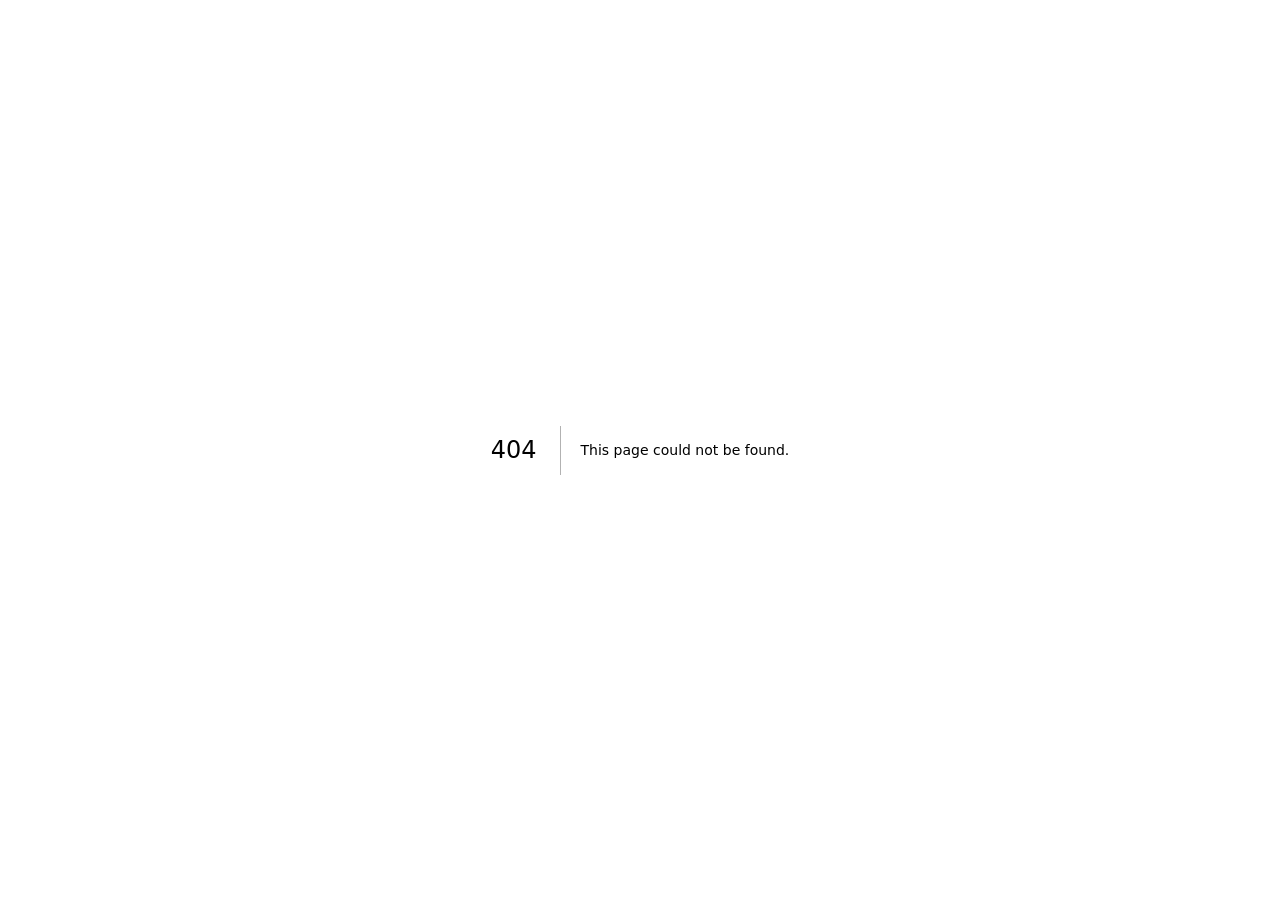
<file: 404/index.html>
<!DOCTYPE html><html lang="en" class="uDBa7W_variable _8_7yVG_variable"><head><meta charSet="utf-8"/><meta name="viewport" content="width=device-width, initial-scale=1"/><link rel="stylesheet" href="/_next/static/chunks/3oxiuqe8dqfhh.css" data-precedence="next"/><link rel="preload" as="script" fetchPriority="low" href="/_next/static/chunks/0j1we3cwg31qe.js"/><script src="/_next/static/chunks/16d9m7jc71162.js" async=""></script><script src="/_next/static/chunks/39_j1bdzreq0m.js" async=""></script><script src="/_next/static/chunks/turbopack-2u1d16houkiyo.js" async=""></script><script src="/_next/static/chunks/3qfy96eoyh-ek.js" async=""></script><meta name="robots" content="noindex"/><title>Trần Quang Huyên · AI Research Scientist &amp; AI Engineer</title><meta name="description" content="AI research scientist and engineer from Vietnam: GenAI, computer vision and voice AI in production, quantum ML and medical imaging research. Projects, publications and awards."/><meta property="og:title" content="Trần Quang Huyên · AI Research Scientist &amp; AI Engineer"/><meta property="og:description" content="AI research scientist and engineer from Vietnam: GenAI, computer vision and voice AI in production, quantum ML and medical imaging research. Projects, publications and awards."/><meta property="og:image" content="https://tqhuyen.github.io/opengraph-image.png?opengraph-image.114uc0332zxkl.png"/><meta property="og:image:type" content="image/png"/><meta property="og:image:width" content="1200"/><meta property="og:image:height" content="630"/><meta property="og:image:alt" content="Tran Quang Huyen, AI Research Scientist &amp; AI Engineer"/><meta property="og:type" content="website"/><meta name="twitter:card" content="summary_large_image"/><meta name="twitter:title" content="Trần Quang Huyên · AI Research Scientist &amp; AI Engineer"/><meta name="twitter:description" content="AI research scientist and engineer from Vietnam: GenAI, computer vision and voice AI in production, quantum ML and medical imaging research. Projects, publications and awards."/><meta name="twitter:image" content="https://tqhuyen.github.io/opengraph-image.png?opengraph-image.114uc0332zxkl.png"/><meta name="twitter:image:alt" content="Tran Quang Huyen, AI Research Scientist &amp; AI Engineer"/><meta name="twitter:image:type" content="image/png"/><meta name="twitter:image:width" content="1200"/><meta name="twitter:image:height" content="630"/><link rel="icon" href="/icon.svg?icon.33wcv89c66lbf.svg" sizes="any" type="image/svg+xml"/><meta name="next-size-adjust" content=""/><title>404: This page could not be found.</title><script>try{var t=localStorage.getItem("theme");if(t==="light"||t==="dark")document.documentElement.dataset.theme=t}catch(e){}</script><script src="/_next/static/chunks/0cz1d0mv5g_q7.js" noModule=""></script></head><body><div hidden=""><!--$--><!--/$--></div><div style="font-family:system-ui,&quot;Segoe UI&quot;,Roboto,Helvetica,Arial,sans-serif,&quot;Apple Color Emoji&quot;,&quot;Segoe UI Emoji&quot;;height:100vh;text-align:center;display:flex;flex-direction:column;align-items:center;justify-content:center"><div><style>body{color:#000;background:#fff;margin:0}.next-error-h1{border-right:1px solid rgba(0,0,0,.3)}@media (prefers-color-scheme:dark){body{color:#fff;background:#000}.next-error-h1{border-right:1px solid rgba(255,255,255,.3)}}</style><h1 class="next-error-h1" style="display:inline-block;margin:0 20px 0 0;padding:0 23px 0 0;font-size:24px;font-weight:500;vertical-align:top;line-height:49px">404</h1><div style="display:inline-block"><h2 style="font-size:14px;font-weight:400;line-height:49px;margin:0">This page could not be found.</h2></div></div></div><!--$--><!--/$--><script id="_R_">(globalThis["TURBOPACK"] || (globalThis["TURBOPACK"] = [])).push({"otherChunks":["static/chunks/0j1we3cwg31qe.js","static/chunks/16d9m7jc71162.js","static/chunks/39_j1bdzreq0m.js"],"runtimeModuleIds":[94553]});</script><script src="/_next/static/chunks/0j1we3cwg31qe.js" async=""></script><script>(self.__next_f=self.__next_f||[]).push([0])</script><script>self.__next_f.push([1,"1:\"$Sreact.fragment\"\n2:\"/_next/static/chunks/3qfy96eoyh-ek.js\"\n3:I[39756,[\"$2\"],\"default\"]\n4:I[37457,[\"$2\"],\"default\"]\n8:I[97367,[\"$2\"],\"OutletBoundary\"]\n9:\"$Sreact.suspense\"\nb:\"ViewportBoundary\"\nc:I[97367,[\"$2\"],\"$b\"]\ne:\"MetadataBoundary\"\nf:I[97367,[\"$2\"],\"$e\"]\n11:I[68027,[],\"default\",1]\n:HL[\"/_next/static/chunks/3oxiuqe8dqfhh.css\",\"style\"]\n6:X\n7:[[\"children\",{\"s\":\"__PAGE__\",\"h\":512,\"d\":{\"r\":[\"$\",\"$1\",\"c\",{\"children\":[[[\"$\",\"title\",null,{\"children\":\"404: This page could not be found.\"}],[\"$\",\"div\",null,{\"style\":\"$0:t:t:d:r:props:children:1:props:children:1:props:children:props:notFound:0:1:props:style\",\"children\":[\"$\",\"div\",null,{\"children\":[[\"$\",\"style\",null,{\"dangerouslySetInnerHTML\":{\"__html\":\"body{color:#000;background:#fff;margin:0}.next-error-h1{border-right:1px solid rgba(0,0,0,.3)}@media (prefers-color-scheme:dark){body{color:#fff;background:#000}.next-error-h1{border-right:1px solid rgba(255,255,255,.3)}}\"}}],[\"$\",\"h1\",null,{\"className\":\"next-error-h1\",\"style\":\"$0:t:t:d:r:props:children:1:props:children:1:props:children:props:notFound:0:1:props:children:props:children:1:props:style\",\"children\":404}],[\"$\",\"div\",null,{\"style\":\"$0:t:t:d:r:props:children:1:props:children:1:props:children:props:notFound:0:1:props:children:props:children:2:props:style\",\"children\":[\"$\",\"h2\",null,{\"style\":\"$0:t:t:d:r:props:children:1:props:children:1:props:children:props:notFound:0:1:props:children:props:children:2:props:children:props:style\",\"children\":\"This page could not be found.\"}]}]]}]}]],null,[\"$\",\"$L8\",null,{\"children\":[\"$\",\"$9\",null,{\"name\":\"Next.MetadataOutlet\",\"children\":\"$@a\"}]}]]}],\"p\":false,\"v\":null}}]]\n5:[[\"children\",{\"s\":\"/_not-found\",\"h\":512,\"d\":{\"r\":[\"$\",\"$1\",\"c\",{\"children\":[null,[\"$\",\"$L3\",null,{\"parallelRouterKey\":\"children\",\"error\":\"$undefined\",\"errorStyles\":\"$undefined\",\"errorScripts\":\"$undefined\",\"template\":[\"$\",\"$L4\",null,{}],\"templateStyles\":\"$undefined\",\"templateScripts\":\"$undefined\",\"notFound\":\"$undefined\",\"forbidden\":\"$undefined\",\"unauthorized\":\"$undefined\"}]]}],\"p\":false,\"v\":\"$6\"},\"c\":\"$Q7\"}]]\n0:{\"P\":null,\"c\":[\"\",\"_not-found\",\"\"],\"q\":\"\",\"i\":false,\"t\":{\"t\":{\"s\":\"\",\"h\":528,\"d\":{\"r\":[\"$\",\"$1\",\"c\",{\"children\":[[[\"$\",\"link\",\"0\",{\"rel\":\"stylesheet\",\"href\":\"/_next/static/chunks/3oxiuqe8dqfhh.css\",\"precedence\":\"next\",\"crossOrigin\":\"$undefined\",\"nonce\":\"$undefined\"}]],[\"$\",\"html\",null,{\"lang\":\"en\",\"className\":\"uDBa7W_variable _8_7yVG_variable\",\"suppressHydrationWarning\":true,\"children\":[[\"$\",\"head\",null,{\"children\":[\"$\",\"script\",null,{\"dangerouslySetInnerHTML\":{\"__html\":\"try{var t=localStorage.getItem(\\\"theme\\\");if(t===\\\"light\\\"||t===\\\"dark\\\")document.documentElement.dataset.theme=t}catch(e){}\"}}]}],[\"$\",\"body\",null,{\"children\":[\"$\",\"$L3\",null,{\"parallelRouterKey\":\"children\",\"error\":\"$undefined\",\"errorStyles\":\"$undefined\",\"errorScripts\":\"$undefined\",\"template\":[\"$\",\"$L4\",null,{}],\"templateStyles\":\"$undefined\",\"templateScripts\":\"$undefined\",\"notFound\":[[[\"$\",\"title\",null,{\"children\":\"404: This page could not be found.\"}],[\"$\",\"div\",null,{\"style\":{\"fontFamily\":\"system-ui,\\\"Segoe UI\\\",Roboto,Helvetica,Arial,sans-serif,\\\"Apple Color Emoji\\\",\\\"Segoe UI Emoji\\\"\",\"height\":\"100vh\",\"textAlign\":\"center\",\"display\":\"flex\",\"flexDirection\":\"column\",\"alignItems\":\"center\",\"justifyContent\":\"center\"},\"children\":[\"$\",\"div\",null,{\"children\":[[\"$\",\"style\",null,{\"dangerouslySetInnerHTML\":{\"__html\":\"body{color:#000;background:#fff;margin:0}.next-error-h1{border-right:1px solid rgba(0,0,0,.3)}@media (prefers-color-scheme:dark){body{color:#fff;background:#000}.next-error-h1{border-right:1px solid rgba(255,255,255,.3)}}\"}}],[\"$\",\"h1\",null,{\"className\":\"next-error-h1\",\"style\":{\"display\":\"inline-block\",\"margin\":\"0 20px 0 0\",\"padding\":\"0 23px 0 0\",\"fontSize\":24,\"fontWeight\":500,\"verticalAlign\":\"top\",\"lineHeight\":\"49px\"},\"children\":404}],[\"$\",\"div\",null,{\"style\":{\"display\":\"inline-block\"},\"children\":[\"$\",\"h2\",null,{\"style\":{\"fontSize\":14,\"fontWeight\":400,\"lineHeight\":\"49px\",\"margin\":0},\"children\":\"This page could not be found.\"}]}]]}]}]],[]],\"forbidden\":\"$undefined\",\"unauthorized\":\"$undefined\"}]}]]}]]}],\"p\":false,\"v\":null},\"c\":\"$Q5\"},\"h\":{\"r\":[\"$\",\"$1\",\"h\",{\"children\":[[\"$\",\"meta\",null,{\"name\":\"robots\",\"content\":\"noindex\"}],[\"$\",\"$Lc\",null,{\"children\":\"$Ld\"}],[\"$\",\"$Lf\",null,{\"children\":[[\"$\",\"div\",null,{\"hidden\":true,\"children\":[\"$\",\"$9\",null,{\"name\":\"Next.Metadata\",\"children\":\"$L10\"}]}],null]}],[\"$\",\"meta\",null,{\"name\":\"next-size-adjust\",\"content\":\"\"}]]}],\"p\":false,\"v\":null}},\"m\":\"$undefined\",\"G\":[\"$11\",[[\"$\",\"link\",\"0\",{\"rel\":\"stylesheet\",\"href\":\"/_next/static/chunks/3oxiuqe8dqfhh.css\",\"precedence\":\"next\",\"crossOrigin\":\"$undefined\",\"nonce\":\"$undefined\"}]]],\"S\":true,\"r\":\"$undefined\",\"s\":\"$undefined\",\"a\":\"$undefined\",\"l\":\"$undefined\",\"p\":\"$undefined\",\"d\":\"$undefined\",\"b\":\"PrSGn9R2l6WPPlJ6T56Ea\"}\n6:C\nd:[[\"$\",\"meta\",\"0\",{\"charSet\":\"utf-8\"}],[\"$\",\"meta\",\"1\",{\"name\":\"viewport\",\"content\":\"width=device-width, initial-scale=1\"}]]\n12:I[27201,[\"$2\"],\"IconMark\"]\na:null\n10:[[\"$\",\"title\",\"0\",{\"children\":\"Trần Quang Huyên · AI Research Scientist \u0026 AI Engineer\"}],[\"$\",\"meta\",\"1\",{\"name\":\"description\",\"content\":\"AI research scientist and engineer from Vietnam: GenAI, computer vision and voice AI in production, quantum ML and medical imaging research. Projects, publications and awards.\"}],[\"$\",\"meta\",\"2\",{\"property\":\"og:title\",\"content\":\"Trần Quang Huyên · AI Research Scientist \u0026 AI Engineer\"}],[\"$\",\"meta\",\"3\",{\"property\":\"og:description\",\"content\":\"AI research scientist and engineer from Vietnam: GenAI, computer vision and voice AI in production, quantum ML and medical imaging research. Projects, publications and awards.\"}],[\"$\",\"meta\",\"4\",{\"property\":\"og:image\",\"content\":\"https://tqhuyen.github.io/opengraph-image.png?opengraph-image.114uc0332zxkl.png\"}],[\"$\",\"meta\",\"5\",{\"property\":\"og:image:type\",\"content\":\"image/png\"}],[\"$\",\"meta\",\"6\",{\"property\":\"og:image:width\",\"content\":\"1200\"}],[\"$\",\"meta\",\"7\",{\"property\":\"og:image:height\",\"content\":\"630\"}],[\"$\",\"meta\",\"8\",{\"property\":\"og:image:alt\",\"content\":\"Tran Quang Huyen, AI Research Scientist \u0026 AI Engineer\"}],[\"$\",\"meta\",\"9\",{\"property\":\"og:type\",\"content\":\"website\"}],[\"$\",\"meta\",\"10\",{\"name\":\"twitter:card\",\"content\":\"summary_large_image\"}],[\"$\",\"meta\",\"11\",{\"name\":\"twitter:title\",\"content\":\"Trần Quang Huyên · AI Research Scientist \u0026 AI Engineer\"}],[\"$\",\"meta\",\"12\",{\"name\":\"twitter:description\",\"content\":\"AI research scientist and engineer from Vietnam: GenAI, computer vision and voice AI in production, quantum ML and medical imaging research. Projects, publications and awards.\"}],[\"$\",\"meta\",\"13\",{\"name\":\"twitter:image\",\"content\":\"https://tqhuyen.github.io/opengraph-image.png?opengraph-image.114uc0332zxkl.png\"}],[\"$\",\"meta\",\"14\",{\"name\":\"twitter:image:alt\",\"content\":\"Tran Quang Huyen, AI Research Scientist \u0026 AI Engineer\"}],[\"$\",\"meta\",\"15\",{\"name\":\"twitter:image:type\",\"content\":\"image/png\"}],[\"$\",\"meta\",\"16\",{\"name\":\"twitter:image:width\",\"content\":\"1200\"}],[\"$\",\"meta\",\"17\",{\"name\":\"twitter:image:height\",\"content\":\"630\"}],[\"$\",\"link\",\"18\",{\"rel\":\"icon\",\"href\":\"/icon.svg?icon.33wcv89c66lbf.svg\",\"sizes\":\"any\",\"type\":\"image/svg+xml\"}],[\"$\",\"$L12\",\"19\",{}]]\n"])</script></body></html>
</file>
<file: _next/static/chunks/3oxiuqe8dqfhh.css>
@font-face{font-family:IBM Plex Sans;font-style:normal;font-weight:400;font-stretch:100%;font-display:swap;src:url(../media/44ed10da57ebfb0e-s.2y65deuc30pmy.woff2)format("woff2");unicode-range:U+460-52F,U+1C80-1C8A,U+20B4,U+2DE0-2DFF,U+A640-A69F,U+FE2E-FE2F}@font-face{font-family:IBM Plex Sans;font-style:normal;font-weight:400;font-stretch:100%;font-display:swap;src:url(../media/73263b2957b73100-s.2qt3tdwt-y9x_.woff2)format("woff2");unicode-range:U+301,U+400-45F,U+490-491,U+4B0-4B1,U+2116}@font-face{font-family:IBM Plex Sans;font-style:normal;font-weight:400;font-stretch:100%;font-display:swap;src:url(../media/ab664c0e419cc841-s.3cvcemwuzoywn.woff2)format("woff2");unicode-range:U+370-377,U+37A-37F,U+384-38A,U+38C,U+38E-3A1,U+3A3-3FF}@font-face{font-family:IBM Plex Sans;font-style:normal;font-weight:400;font-stretch:100%;font-display:swap;src:url(../media/6fca7e74603dd412-s.p.02z5rrbg5nt92.woff2)format("woff2");unicode-range:U+102-103,U+110-111,U+128-129,U+168-169,U+1A0-1A1,U+1AF-1B0,U+300-301,U+303-304,U+308-309,U+323,U+329,U+1EA0-1EF9,U+20AB}@font-face{font-family:IBM Plex Sans;font-style:normal;font-weight:400;font-stretch:100%;font-display:swap;src:url(../media/c1b11b726b36a5e5-s.2rixgazldzomk.woff2)format("woff2");unicode-range:U+100-2BA,U+2BD-2C5,U+2C7-2CC,U+2CE-2D7,U+2DD-2FF,U+304,U+308,U+329,U+1D00-1DBF,U+1E00-1E9F,U+1EF2-1EFF,U+2020,U+20A0-20AB,U+20AD-20C4,U+2113,U+2C60-2C7F,U+A720-A7FF}@font-face{font-family:IBM Plex Sans;font-style:normal;font-weight:400;font-stretch:100%;font-display:swap;src:url(../media/48eea41d8317494f-s.p.0wiir8udbzjvx.woff2)format("woff2");unicode-range:U+??,U+131,U+152-153,U+2BB-2BC,U+2C6,U+2DA,U+2DC,U+304,U+308,U+329,U+2000-206F,U+20AC,U+2122,U+2191,U+2193,U+2212,U+2215,U+FEFF,U+FFFD}@font-face{font-family:IBM Plex Sans;font-style:normal;font-weight:500;font-stretch:100%;font-display:swap;src:url(../media/44ed10da57ebfb0e-s.2y65deuc30pmy.woff2)format("woff2");unicode-range:U+460-52F,U+1C80-1C8A,U+20B4,U+2DE0-2DFF,U+A640-A69F,U+FE2E-FE2F}@font-face{font-family:IBM Plex Sans;font-style:normal;font-weight:500;font-stretch:100%;font-display:swap;src:url(../media/73263b2957b73100-s.2qt3tdwt-y9x_.woff2)format("woff2");unicode-range:U+301,U+400-45F,U+490-491,U+4B0-4B1,U+2116}@font-face{font-family:IBM Plex Sans;font-style:normal;font-weight:500;font-stretch:100%;font-display:swap;src:url(../media/ab664c0e419cc841-s.3cvcemwuzoywn.woff2)format("woff2");unicode-range:U+370-377,U+37A-37F,U+384-38A,U+38C,U+38E-3A1,U+3A3-3FF}@font-face{font-family:IBM Plex Sans;font-style:normal;font-weight:500;font-stretch:100%;font-display:swap;src:url(../media/6fca7e74603dd412-s.p.02z5rrbg5nt92.woff2)format("woff2");unicode-range:U+102-103,U+110-111,U+128-129,U+168-169,U+1A0-1A1,U+1AF-1B0,U+300-301,U+303-304,U+308-309,U+323,U+329,U+1EA0-1EF9,U+20AB}@font-face{font-family:IBM Plex Sans;font-style:normal;font-weight:500;font-stretch:100%;font-display:swap;src:url(../media/c1b11b726b36a5e5-s.2rixgazldzomk.woff2)format("woff2");unicode-range:U+100-2BA,U+2BD-2C5,U+2C7-2CC,U+2CE-2D7,U+2DD-2FF,U+304,U+308,U+329,U+1D00-1DBF,U+1E00-1E9F,U+1EF2-1EFF,U+2020,U+20A0-20AB,U+20AD-20C4,U+2113,U+2C60-2C7F,U+A720-A7FF}@font-face{font-family:IBM Plex Sans;font-style:normal;font-weight:500;font-stretch:100%;font-display:swap;src:url(../media/48eea41d8317494f-s.p.0wiir8udbzjvx.woff2)format("woff2");unicode-range:U+??,U+131,U+152-153,U+2BB-2BC,U+2C6,U+2DA,U+2DC,U+304,U+308,U+329,U+2000-206F,U+20AC,U+2122,U+2191,U+2193,U+2212,U+2215,U+FEFF,U+FFFD}@font-face{font-family:IBM Plex Sans;font-style:normal;font-weight:600;font-stretch:100%;font-display:swap;src:url(../media/44ed10da57ebfb0e-s.2y65deuc30pmy.woff2)format("woff2");unicode-range:U+460-52F,U+1C80-1C8A,U+20B4,U+2DE0-2DFF,U+A640-A69F,U+FE2E-FE2F}@font-face{font-family:IBM Plex Sans;font-style:normal;font-weight:600;font-stretch:100%;font-display:swap;src:url(../media/73263b2957b73100-s.2qt3tdwt-y9x_.woff2)format("woff2");unicode-range:U+301,U+400-45F,U+490-491,U+4B0-4B1,U+2116}@font-face{font-family:IBM Plex Sans;font-style:normal;font-weight:600;font-stretch:100%;font-display:swap;src:url(../media/ab664c0e419cc841-s.3cvcemwuzoywn.woff2)format("woff2");unicode-range:U+370-377,U+37A-37F,U+384-38A,U+38C,U+38E-3A1,U+3A3-3FF}@font-face{font-family:IBM Plex Sans;font-style:normal;font-weight:600;font-stretch:100%;font-display:swap;src:url(../media/6fca7e74603dd412-s.p.02z5rrbg5nt92.woff2)format("woff2");unicode-range:U+102-103,U+110-111,U+128-129,U+168-169,U+1A0-1A1,U+1AF-1B0,U+300-301,U+303-304,U+308-309,U+323,U+329,U+1EA0-1EF9,U+20AB}@font-face{font-family:IBM Plex Sans;font-style:normal;font-weight:600;font-stretch:100%;font-display:swap;src:url(../media/c1b11b726b36a5e5-s.2rixgazldzomk.woff2)format("woff2");unicode-range:U+100-2BA,U+2BD-2C5,U+2C7-2CC,U+2CE-2D7,U+2DD-2FF,U+304,U+308,U+329,U+1D00-1DBF,U+1E00-1E9F,U+1EF2-1EFF,U+2020,U+20A0-20AB,U+20AD-20C4,U+2113,U+2C60-2C7F,U+A720-A7FF}@font-face{font-family:IBM Plex Sans;font-style:normal;font-weight:600;font-stretch:100%;font-display:swap;src:url(../media/48eea41d8317494f-s.p.0wiir8udbzjvx.woff2)format("woff2");unicode-range:U+??,U+131,U+152-153,U+2BB-2BC,U+2C6,U+2DA,U+2DC,U+304,U+308,U+329,U+2000-206F,U+20AC,U+2122,U+2191,U+2193,U+2212,U+2215,U+FEFF,U+FFFD}@font-face{font-family:IBM Plex Sans;font-style:normal;font-weight:700;font-stretch:100%;font-display:swap;src:url(../media/44ed10da57ebfb0e-s.2y65deuc30pmy.woff2)format("woff2");unicode-range:U+460-52F,U+1C80-1C8A,U+20B4,U+2DE0-2DFF,U+A640-A69F,U+FE2E-FE2F}@font-face{font-family:IBM Plex Sans;font-style:normal;font-weight:700;font-stretch:100%;font-display:swap;src:url(../media/73263b2957b73100-s.2qt3tdwt-y9x_.woff2)format("woff2");unicode-range:U+301,U+400-45F,U+490-491,U+4B0-4B1,U+2116}@font-face{font-family:IBM Plex Sans;font-style:normal;font-weight:700;font-stretch:100%;font-display:swap;src:url(../media/ab664c0e419cc841-s.3cvcemwuzoywn.woff2)format("woff2");unicode-range:U+370-377,U+37A-37F,U+384-38A,U+38C,U+38E-3A1,U+3A3-3FF}@font-face{font-family:IBM Plex Sans;font-style:normal;font-weight:700;font-stretch:100%;font-display:swap;src:url(../media/6fca7e74603dd412-s.p.02z5rrbg5nt92.woff2)format("woff2");unicode-range:U+102-103,U+110-111,U+128-129,U+168-169,U+1A0-1A1,U+1AF-1B0,U+300-301,U+303-304,U+308-309,U+323,U+329,U+1EA0-1EF9,U+20AB}@font-face{font-family:IBM Plex Sans;font-style:normal;font-weight:700;font-stretch:100%;font-display:swap;src:url(../media/c1b11b726b36a5e5-s.2rixgazldzomk.woff2)format("woff2");unicode-range:U+100-2BA,U+2BD-2C5,U+2C7-2CC,U+2CE-2D7,U+2DD-2FF,U+304,U+308,U+329,U+1D00-1DBF,U+1E00-1E9F,U+1EF2-1EFF,U+2020,U+20A0-20AB,U+20AD-20C4,U+2113,U+2C60-2C7F,U+A720-A7FF}@font-face{font-family:IBM Plex Sans;font-style:normal;font-weight:700;font-stretch:100%;font-display:swap;src:url(../media/48eea41d8317494f-s.p.0wiir8udbzjvx.woff2)format("woff2");unicode-range:U+??,U+131,U+152-153,U+2BB-2BC,U+2C6,U+2DA,U+2DC,U+304,U+308,U+329,U+2000-206F,U+20AC,U+2122,U+2191,U+2193,U+2212,U+2215,U+FEFF,U+FFFD}@font-face{font-family:IBM Plex Sans Fallback;src:local(Arial);ascent-override:101.32%;descent-override:27.18%;line-gap-override:0.0%;size-adjust:101.17%}.uDBa7W_className{font-family:IBM Plex Sans,IBM Plex Sans Fallback;font-style:normal}.uDBa7W_variable{--font-sans:"IBM Plex Sans", "IBM Plex Sans Fallback"}
@font-face{font-family:JetBrains Mono;font-style:normal;font-weight:100 800;font-display:swap;src:url(../media/258bd0ab5fdd762a-s.2f7nqdagzwx2-.woff2)format("woff2");unicode-range:U+460-52F,U+1C80-1C8A,U+20B4,U+2DE0-2DFF,U+A640-A69F,U+FE2E-FE2F}@font-face{font-family:JetBrains Mono;font-style:normal;font-weight:100 800;font-display:swap;src:url(../media/99a2019bdfa8519b-s.176arc174-8zp.woff2)format("woff2");unicode-range:U+301,U+400-45F,U+490-491,U+4B0-4B1,U+2116}@font-face{font-family:JetBrains Mono;font-style:normal;font-weight:100 800;font-display:swap;src:url(../media/44e0cb21b0d052b7-s.0bp8oijd_gu96.woff2)format("woff2");unicode-range:U+370-377,U+37A-37F,U+384-38A,U+38C,U+38E-3A1,U+3A3-3FF}@font-face{font-family:JetBrains Mono;font-style:normal;font-weight:100 800;font-display:swap;src:url(../media/f9cd5a77d065db98-s.p.1fby2rem9ngyr.woff2)format("woff2");unicode-range:U+102-103,U+110-111,U+128-129,U+168-169,U+1A0-1A1,U+1AF-1B0,U+300-301,U+303-304,U+308-309,U+323,U+329,U+1EA0-1EF9,U+20AB}@font-face{font-family:JetBrains Mono;font-style:normal;font-weight:100 800;font-display:swap;src:url(../media/954d21e04331b2ae-s.0vfdmo25voy_0.woff2)format("woff2");unicode-range:U+100-2BA,U+2BD-2C5,U+2C7-2CC,U+2CE-2D7,U+2DD-2FF,U+304,U+308,U+329,U+1D00-1DBF,U+1E00-1E9F,U+1EF2-1EFF,U+2020,U+20A0-20AB,U+20AD-20C4,U+2113,U+2C60-2C7F,U+A720-A7FF}@font-face{font-family:JetBrains Mono;font-style:normal;font-weight:100 800;font-display:swap;src:url(../media/53897e768d329f66-s.p.3t6q91iet4nsy.woff2)format("woff2");unicode-range:U+??,U+131,U+152-153,U+2BB-2BC,U+2C6,U+2DA,U+2DC,U+304,U+308,U+329,U+2000-206F,U+20AC,U+2122,U+2191,U+2193,U+2212,U+2215,U+FEFF,U+FFFD}@font-face{font-family:JetBrains Mono Fallback;src:local(Arial);ascent-override:75.79%;descent-override:22.29%;line-gap-override:0.0%;size-adjust:134.59%}._8_7yVG_className{font-family:JetBrains Mono,JetBrains Mono Fallback;font-style:normal}._8_7yVG_variable{--font-mono:"JetBrains Mono", "JetBrains Mono Fallback"}
:root{--lightningcss-light:initial;--lightningcss-dark: ;color-scheme:light dark;--bg:var(--lightningcss-light,#f8fafc)var(--lightningcss-dark,#0f172a);--surface:var(--lightningcss-light,#fff)var(--lightningcss-dark,#1b2336);--surface-2:var(--lightningcss-light,#f1f5f9)var(--lightningcss-dark,#272f42);--border:var(--lightningcss-light,#e2e8f0)var(--lightningcss-dark,#334155);--border-strong:var(--lightningcss-light,#cbd5e1)var(--lightningcss-dark,#475569);--text:var(--lightningcss-light,#0f172a)var(--lightningcss-dark,#f8fafc);--text-2:var(--lightningcss-light,#334155)var(--lightningcss-dark,#cbd5e1);--muted:var(--lightningcss-light,#475569)var(--lightningcss-dark,#94a3b8);--accent:var(--lightningcss-light,#15803d)var(--lightningcss-dark,#22c55e);--accent-fill:var(--lightningcss-light,#16a34a)var(--lightningcss-dark,#22c55e);--on-accent:var(--lightningcss-light,#fff)var(--lightningcss-dark,#0f172a);--accent-soft:var(--lightningcss-light,#16a34a1a)var(--lightningcss-dark,#22c55e24);--info:var(--lightningcss-light,#4338ca)var(--lightningcss-dark,#a5b4fc);--info-soft:var(--lightningcss-light,#4f46e51a)var(--lightningcss-dark,#818cf829);--grid:var(--lightningcss-light,#0f172a0d)var(--lightningcss-dark,#94a3b80f);--glow:var(--lightningcss-light,#16a34a24)var(--lightningcss-dark,#22c55e29);--shadow:var(--lightningcss-light,0 1px 2px #0f172a0d)var(--lightningcss-dark,0 0 #0000);--radius:16px;--header-h:64px}@media (prefers-color-scheme:dark){:root{--lightningcss-light: ;--lightningcss-dark:initial}}:root[data-theme=light]{--lightningcss-light:initial;--lightningcss-dark: ;color-scheme:light}:root[data-theme=dark]{--lightningcss-light: ;--lightningcss-dark:initial;color-scheme:dark}*,:before,:after{box-sizing:border-box}html{scroll-behavior:smooth;scroll-padding-top:calc(var(--header-h) + 16px);-webkit-text-size-adjust:100%}body{background:var(--bg);color:var(--text);font:400 16px/1.65 var(--font-sans), system-ui, sans-serif;-webkit-font-smoothing:antialiased;margin:0}h1,h2,h3,p,ul,ol{margin:0}h1,h2,h3{text-wrap:balance}p,li{text-wrap:pretty}.nowrap{white-space:nowrap}ul,ol{padding:0;list-style:none}a{color:inherit}:focus-visible{outline:2px solid var(--accent);outline-offset:2px;border-radius:4px}@media (prefers-reduced-motion:reduce){html{scroll-behavior:auto}*,:before,:after{transition:none!important}}.container{width:min(1120px,100% - 40px);margin-inline:auto}.skip-link{z-index:20;background:var(--accent-fill);color:var(--on-accent);border-radius:8px;padding:8px 12px;font-weight:600;position:absolute;top:-48px;left:16px}.skip-link:focus{top:12px}.eyebrow,.period,.stat-label,.badge,.kind,.year,.prize{font-family:var(--font-mono), monospace}.eyebrow{color:var(--accent);font-size:14px;font-weight:500}.site-header{z-index:10;border-bottom:1px solid var(--border);background:color-mix(in srgb, var(--bg) 82%, transparent);-webkit-backdrop-filter:blur(12px);backdrop-filter:blur(12px);position:sticky;top:0}.header-inner{height:var(--header-h);align-items:center;gap:24px;display:flex}.logo{font:700 17px/1 var(--font-mono), monospace;text-decoration:none}.logo span{color:var(--accent)}.site-header nav{scrollbar-width:none;min-width:0;margin-left:auto;overflow-x:auto}.site-header nav ul{gap:4px;display:flex}.site-header nav a{color:var(--text-2);white-space:nowrap;border-radius:8px;padding:8px 12px;font-size:15px;text-decoration:none;transition:background-color .15s,color .15s;display:block}.site-header nav a:hover{background:var(--surface-2);color:var(--text)}.icon-button{border:1px solid var(--border);background:var(--surface);width:40px;height:40px;color:var(--text);cursor:pointer;border-radius:10px;flex:none;place-items:center;transition:border-color .15s;display:grid}.icon-button:hover{border-color:var(--border-strong)}.card{border:1px solid var(--border);border-radius:var(--radius);background:var(--surface);box-shadow:var(--shadow);padding:24px}.card h3,.student-research h3{font:600 18px/1.35 var(--font-sans), sans-serif;letter-spacing:-.01em}.org{color:var(--text-2)}.period{color:var(--muted);font-size:13px}.points{color:var(--text-2);gap:8px;margin-top:14px;display:grid}.points li{padding-left:18px;position:relative}.points li:before{content:"";background:var(--accent);border-radius:2px;width:6px;height:6px;position:absolute;top:.7em;left:2px}.tags{flex-wrap:wrap;gap:6px;margin-top:16px;display:flex}.tags li{border:1px solid var(--border-strong);color:var(--text-2);border-radius:999px;padding:3px 10px;font-size:13px;line-height:1.6}.links{flex-wrap:wrap;gap:16px;margin-top:16px;display:flex}.links a{color:var(--accent);font:500 14px/1.4 var(--font-mono), monospace;align-items:center;gap:4px;text-decoration:none;display:inline-flex}.links a:hover{text-underline-offset:3px;text-decoration:underline}.button{border:1px solid var(--border-strong);background:var(--surface);min-height:44px;color:var(--text);border-radius:10px;align-items:center;gap:8px;padding:10px 16px;font-weight:500;text-decoration:none;transition:border-color .15s,background-color .15s;display:inline-flex}.button:hover{border-color:var(--accent)}.button.primary{border-color:var(--accent-fill);background:var(--accent-fill);color:var(--on-accent)}.button.primary:hover{background:color-mix(in srgb, var(--accent-fill) 88%, var(--text))}.hero{isolation:isolate;padding-block:88px 64px;position:relative;overflow:hidden}.hero:before{content:"";z-index:-1;background-image:linear-gradient(var(--grid) 1px, transparent 1px), linear-gradient(90deg, var(--grid) 1px, transparent 1px);background-size:32px 32px;position:absolute;inset:0;-webkit-mask-image:radial-gradient(at 20% 0,#000 30%,#0000 75%);mask-image:radial-gradient(at 20% 0,#000 30%,#0000 75%)}.hero:after{content:"";z-index:-1;background:radial-gradient(closest-side, var(--glow), transparent);width:640px;height:640px;position:absolute;top:-260px;right:-160px}.hero-grid{grid-template-columns:minmax(0,1.3fr) minmax(0,1fr);align-items:center;gap:56px;display:grid}.hero h1{font:700 clamp(40px, 6vw, 64px)/1.05 var(--font-mono), monospace;letter-spacing:-.04em;margin-top:14px}.hero-role{color:var(--accent);font:500 17px/1.4 var(--font-mono), monospace;flex-wrap:wrap;align-items:center;gap:8px 20px;margin-top:16px;display:flex}.hero-place{color:var(--muted);align-items:center;gap:6px;display:inline-flex}.hero-summary{max-width:60ch;color:var(--text-2);margin-top:20px;font-size:18px}.hero-actions{flex-wrap:wrap;gap:10px;margin-top:28px;display:flex}.stats{grid-template-columns:repeat(2,minmax(0,1fr));gap:14px;display:grid}.stat{flex-direction:column;justify-content:flex-end;gap:6px;min-height:140px;display:flex}.stat-value{color:var(--accent);font:700 40px/1 var(--font-mono), monospace;letter-spacing:-.03em}.stat-label{color:var(--text-2);font-size:13px;line-height:1.45}.interests{margin-top:40px}.section{border-top:1px solid var(--border);padding-block:80px}.section-head{margin-bottom:36px}.section-head h2,.contact h2{font:700 clamp(28px, 4vw, 36px)/1.15 var(--font-mono), monospace;letter-spacing:-.03em;margin-top:8px}.section-intro{max-width:62ch;color:var(--text-2);margin-top:12px}.subhead{color:var(--muted);font:500 13px/1.2 var(--font-mono), monospace;letter-spacing:.08em;text-transform:uppercase;margin:48px 0 16px}.timeline{gap:16px;display:grid}.job-head{flex-wrap:wrap;justify-content:space-between;gap:8px 24px;display:flex}.job .org{margin-top:4px}.papers{grid-template-columns:repeat(2,minmax(0,1fr));gap:16px;display:grid}.paper{flex-direction:column;display:flex}.paper .links{margin-top:auto;padding-top:16px}.badge,.kind,.prize{border-radius:999px;align-self:flex-start;padding:3px 10px;font-size:12px;font-weight:500}.badge{background:var(--info-soft);color:var(--info);margin-bottom:14px}.authors{color:var(--text-2);margin-top:10px;font-size:15px}.authors strong{color:var(--text)}.venue{color:var(--muted);margin-top:6px;font-size:14px}.student-research{border:1px solid var(--border);border-radius:var(--radius);background:var(--surface);display:grid}.student-research>li{padding:20px 24px}.student-research>li+li{border-top:1px solid var(--border)}.student-research h3{font-size:16px}.prize{background:var(--accent-soft);color:var(--accent);margin-top:10px;display:inline-block}.filters{flex-wrap:wrap;gap:8px;margin-bottom:20px;display:flex}.chip-button{border:1px solid var(--border-strong);background:var(--surface);min-height:40px;color:var(--text-2);font:500 14px/1 var(--font-sans), sans-serif;cursor:pointer;border-radius:999px;align-items:center;gap:8px;padding:6px 14px;transition:border-color .15s,background-color .15s,color .15s;display:inline-flex}.chip-button:hover{border-color:var(--accent)}.chip-button[aria-pressed=true]{border-color:var(--accent-fill);background:var(--accent-fill);color:var(--on-accent)}.chip-count{font:500 12px/1 var(--font-mono), monospace;opacity:.8}.project-grid{grid-template-columns:repeat(3,minmax(0,1fr));gap:16px;display:grid}.project{flex-direction:column;display:flex}.project-meta{color:var(--muted);font:400 13px/1.2 var(--font-mono), monospace;justify-content:space-between;align-items:center;gap:12px;margin-bottom:14px;display:flex}.kind-research{background:var(--info-soft);color:var(--info)}.kind-industry{background:var(--accent-soft);color:var(--accent)}.kind-personal{border:1px solid var(--border-strong);color:var(--text-2)}.project p{color:var(--text-2);margin-top:10px;font-size:15px}.project .highlight{color:var(--accent);font:500 13px/1.4 var(--font-mono), monospace}.project .tags{margin-top:auto;padding-top:16px}.project .links{border-top:1px solid var(--border);padding-top:14px}.two-col{grid-template-columns:repeat(2,minmax(0,1fr));gap:16px;display:grid}.two-col .card h3{margin-top:8px}.two-col .card>p:last-child:not(.period){color:var(--text-2);margin-top:10px}.years{border-left:2px solid var(--border);margin-left:6px;display:grid}.years>li{grid-template-columns:72px minmax(0,1fr);gap:20px;padding:0 0 28px 28px;display:grid;position:relative}.years>li:before{content:"";border:2px solid var(--accent);background:var(--bg);border-radius:50%;width:12px;height:12px;position:absolute;top:4px;left:-7px}.year{color:var(--accent);font-size:16px;font-weight:600}.years ul{color:var(--text-2);gap:8px;display:grid}.skills{grid-template-columns:repeat(3,minmax(0,1fr));gap:16px;display:grid}.skills .card h3{font-size:15px}.skills .tags{margin-top:12px}.certs .points{font-size:14px}.contact{background:radial-gradient(ellipse at 100% 0%, var(--glow), transparent 60%), var(--surface);padding:48px}.contact>p:not(.eyebrow){max-width:56ch;color:var(--text-2);margin-top:12px}.site-footer{color:var(--muted);padding-block:32px 48px;font-size:14px}@media (max-width:1023px){.hero-grid{grid-template-columns:1fr;gap:40px}.project-grid,.skills{grid-template-columns:repeat(2,minmax(0,1fr))}}@media (max-width:719px){.hero{padding-block:56px 48px}.section{padding-block:56px}.papers,.project-grid,.two-col,.skills{grid-template-columns:1fr}.stat{min-height:112px}.stat-value{font-size:32px}.card,.contact{padding:20px}.years>li{grid-template-columns:1fr;gap:6px;padding-left:22px}.site-header .logo{display:none}.site-header nav{margin-left:0;-webkit-mask-image:linear-gradient(90deg,#000 80%,#0000);mask-image:linear-gradient(90deg,#000 80%,#0000)}}
</file>
